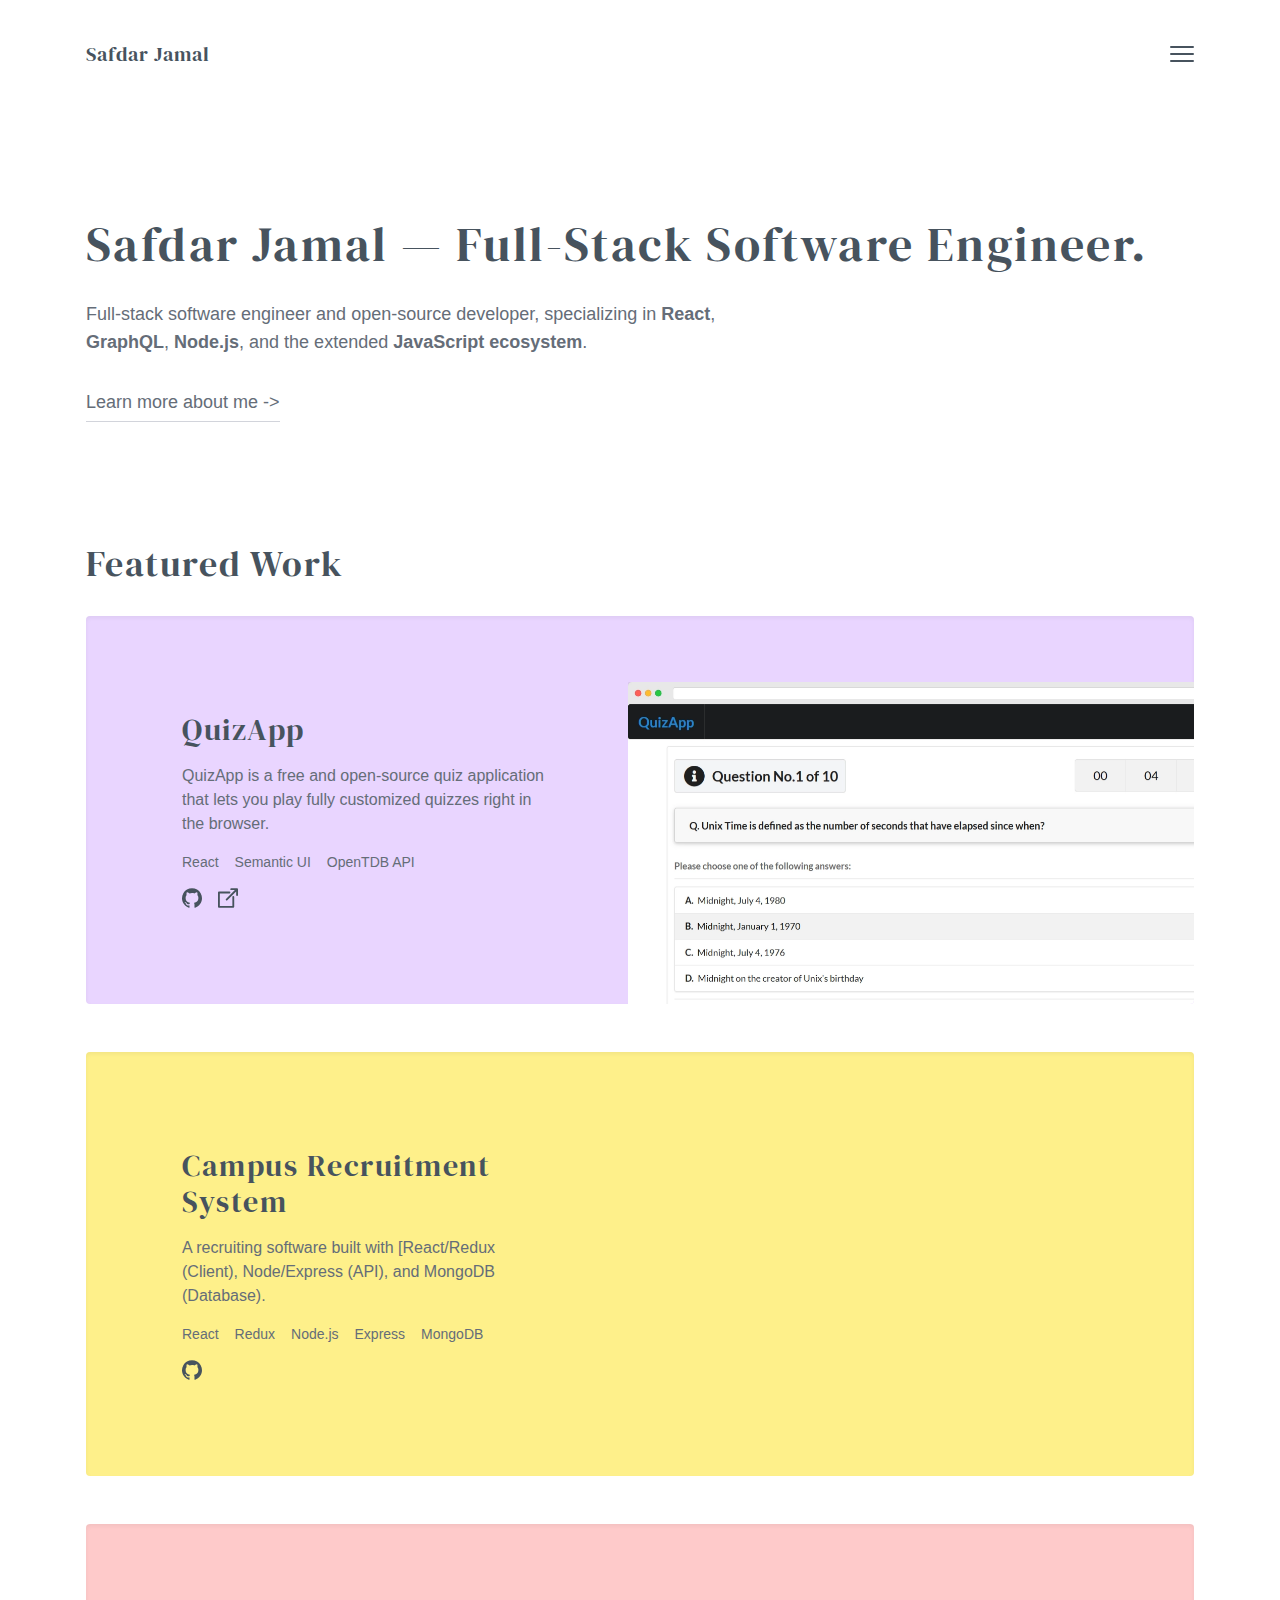
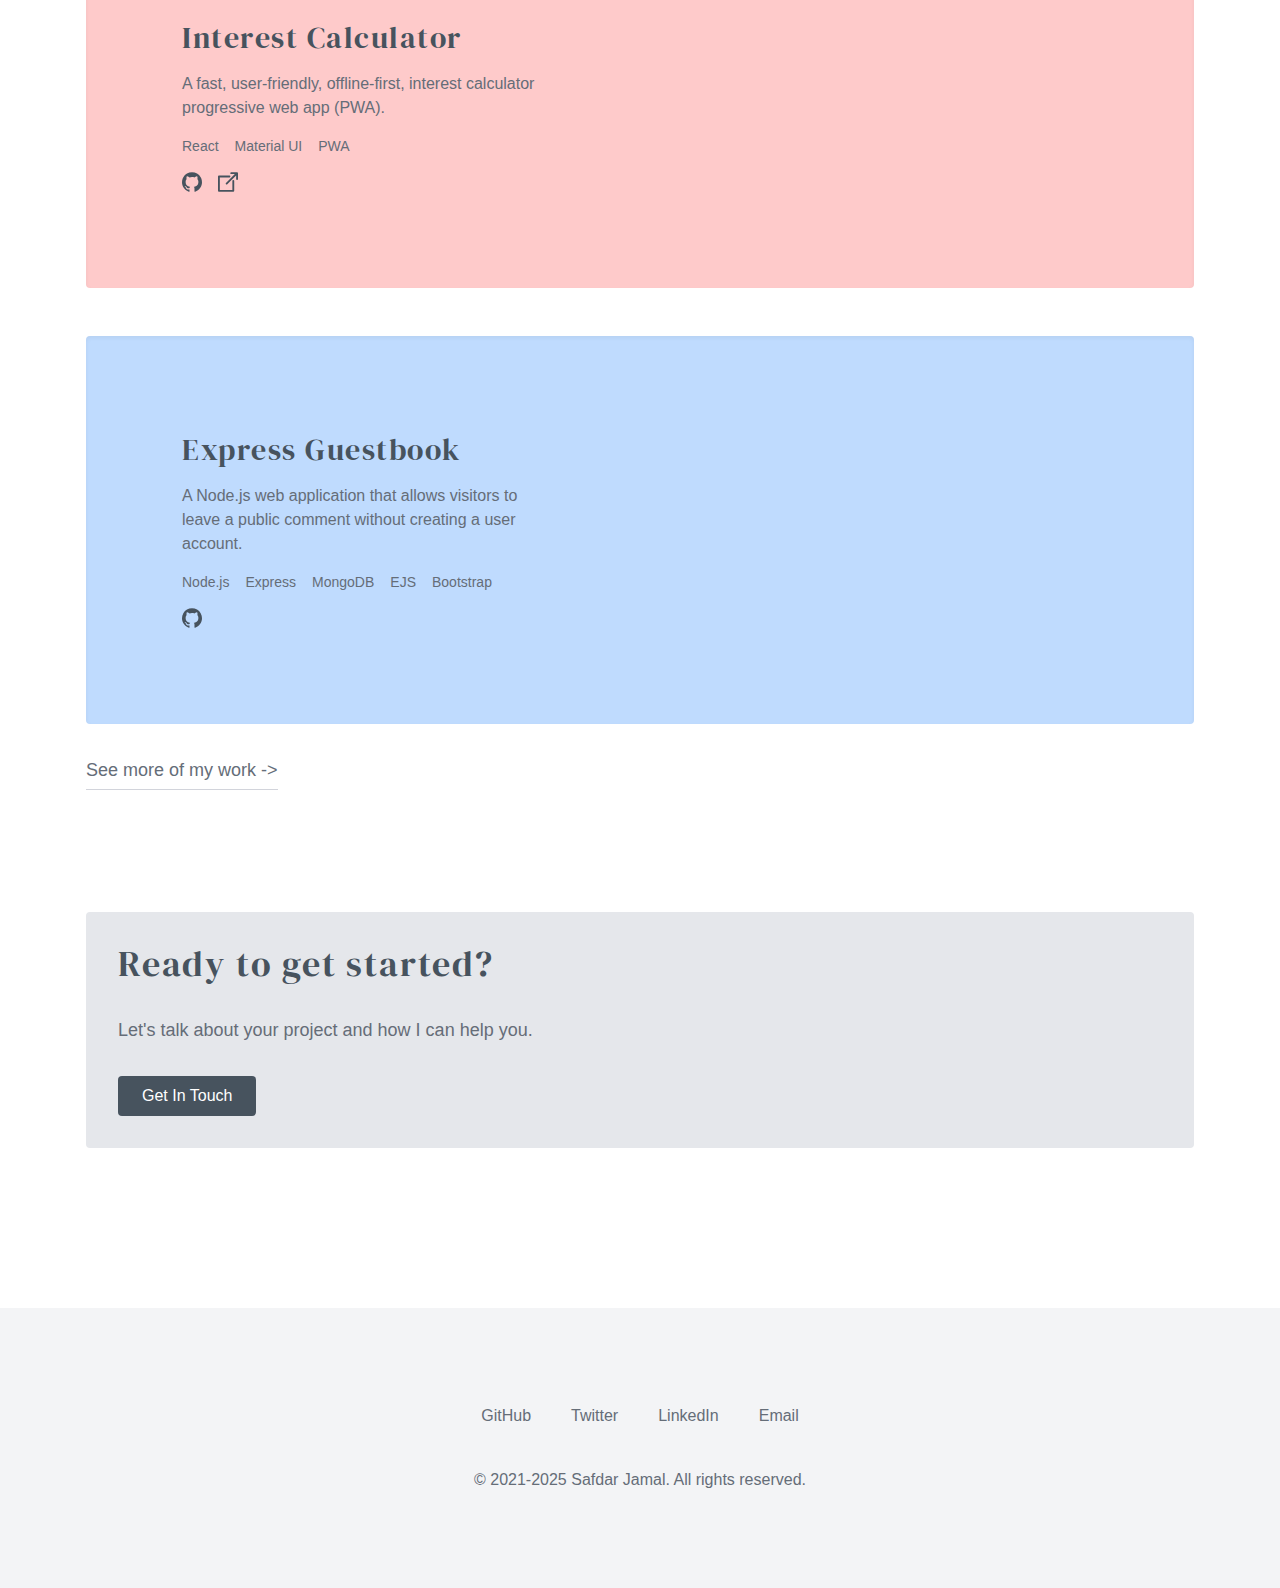
<file: index.html>
<!DOCTYPE html><html lang="en"><head><meta charSet="utf-8"/><meta http-equiv="x-ua-compatible" content="ie=edge"/><meta name="viewport" content="width=device-width, initial-scale=1, shrink-to-fit=no"/><meta name="generator" content="Gatsby 5.14.1"/><meta name="theme-color" content="#ffffff"/><meta name="description" content="Full-stack software engineer and open-source developer, specializing in React, GraphQL, Node.js, and the extended JavaScript ecosystem." data-gatsby-head="true"/><meta name="image" content="/static/social-538ce9077e35787aacb4da2aee722261.png" data-gatsby-head="true"/><meta property="og:locale" content="en_US" data-gatsby-head="true"/><meta property="og:type" content="website" data-gatsby-head="true"/><meta property="og:url" content="https://safdarjamal.github.io/" data-gatsby-head="true"/><meta property="og:site_name" content="Safdar Jamal" data-gatsby-head="true"/><meta property="og:title" content="Safdar Jamal | Software Developer/Engineer" data-gatsby-head="true"/><meta property="og:description" content="Full-stack software engineer and open-source developer, specializing in React, GraphQL, Node.js, and the extended JavaScript ecosystem." data-gatsby-head="true"/><meta property="og:image" content="/static/social-538ce9077e35787aacb4da2aee722261.png" data-gatsby-head="true"/><meta name="twitter:card" content="summary_large_image" data-gatsby-head="true"/><meta name="twitter:creator" content="@_safdarjamal" data-gatsby-head="true"/><meta name="twitter:title" content="Safdar Jamal | Software Developer/Engineer" data-gatsby-head="true"/><meta name="twitter:description" content="Full-stack software engineer and open-source developer, specializing in React, GraphQL, Node.js, and the extended JavaScript ecosystem." data-gatsby-head="true"/><meta name="twitter:image" content="/static/social-538ce9077e35787aacb4da2aee722261.png" data-gatsby-head="true"/><style data-href="/styles.77613b98364f6611c75d.css" data-identity="gatsby-global-css">@import url(https://rsms.me/inter/inter.css);@import url(https://fonts.googleapis.com/css?family=DM+Serif+Display&display=swap);*,:after,:before{--tw-border-spacing-x:0;--tw-border-spacing-y:0;--tw-translate-x:0;--tw-translate-y:0;--tw-rotate:0;--tw-skew-x:0;--tw-skew-y:0;--tw-scale-x:1;--tw-scale-y:1;--tw-pan-x: ;--tw-pan-y: ;--tw-pinch-zoom: ;--tw-scroll-snap-strictness:proximity;--tw-gradient-from-position: ;--tw-gradient-via-position: ;--tw-gradient-to-position: ;--tw-ordinal: ;--tw-slashed-zero: ;--tw-numeric-figure: ;--tw-numeric-spacing: ;--tw-numeric-fraction: ;--tw-ring-inset: ;--tw-ring-offset-width:0px;--tw-ring-offset-color:#fff;--tw-ring-color:rgba(59,130,246,.5);--tw-ring-offset-shadow:0 0 #0000;--tw-ring-shadow:0 0 #0000;--tw-shadow:0 0 #0000;--tw-shadow-colored:0 0 #0000;--tw-blur: ;--tw-brightness: ;--tw-contrast: ;--tw-grayscale: ;--tw-hue-rotate: ;--tw-invert: ;--tw-saturate: ;--tw-sepia: ;--tw-drop-shadow: ;--tw-backdrop-blur: ;--tw-backdrop-brightness: ;--tw-backdrop-contrast: ;--tw-backdrop-grayscale: ;--tw-backdrop-hue-rotate: ;--tw-backdrop-invert: ;--tw-backdrop-opacity: ;--tw-backdrop-saturate: ;--tw-backdrop-sepia: ;--tw-contain-size: ;--tw-contain-layout: ;--tw-contain-paint: ;--tw-contain-style: }::backdrop{--tw-border-spacing-x:0;--tw-border-spacing-y:0;--tw-translate-x:0;--tw-translate-y:0;--tw-rotate:0;--tw-skew-x:0;--tw-skew-y:0;--tw-scale-x:1;--tw-scale-y:1;--tw-pan-x: ;--tw-pan-y: ;--tw-pinch-zoom: ;--tw-scroll-snap-strictness:proximity;--tw-gradient-from-position: ;--tw-gradient-via-position: ;--tw-gradient-to-position: ;--tw-ordinal: ;--tw-slashed-zero: ;--tw-numeric-figure: ;--tw-numeric-spacing: ;--tw-numeric-fraction: ;--tw-ring-inset: ;--tw-ring-offset-width:0px;--tw-ring-offset-color:#fff;--tw-ring-color:rgba(59,130,246,.5);--tw-ring-offset-shadow:0 0 #0000;--tw-ring-shadow:0 0 #0000;--tw-shadow:0 0 #0000;--tw-shadow-colored:0 0 #0000;--tw-blur: ;--tw-brightness: ;--tw-contrast: ;--tw-grayscale: ;--tw-hue-rotate: ;--tw-invert: ;--tw-saturate: ;--tw-sepia: ;--tw-drop-shadow: ;--tw-backdrop-blur: ;--tw-backdrop-brightness: ;--tw-backdrop-contrast: ;--tw-backdrop-grayscale: ;--tw-backdrop-hue-rotate: ;--tw-backdrop-invert: ;--tw-backdrop-opacity: ;--tw-backdrop-saturate: ;--tw-backdrop-sepia: ;--tw-contain-size: ;--tw-contain-layout: ;--tw-contain-paint: ;--tw-contain-style: }

/*
! tailwindcss v3.4.17 | MIT License | https://tailwindcss.com
*/*,:after,:before{border:0 solid #e5e7eb;box-sizing:border-box}:after,:before{--tw-content:""}:host,html{-webkit-text-size-adjust:100%;font-feature-settings:normal;-webkit-tap-highlight-color:transparent;font-family:ui-sans-serif,system-ui,sans-serif,Apple Color Emoji,Segoe UI Emoji,Segoe UI Symbol,Noto Color Emoji;font-variation-settings:normal;line-height:1.5;-moz-tab-size:4;-o-tab-size:4;tab-size:4}body{line-height:inherit;margin:0}hr{border-top-width:1px;color:inherit;height:0}abbr:where([title]){-webkit-text-decoration:underline dotted;text-decoration:underline dotted}h1,h2,h3,h4,h5,h6{font-size:inherit;font-weight:inherit}a{color:inherit;text-decoration:inherit}b,strong{font-weight:bolder}code,kbd,pre,samp{font-feature-settings:normal;font-family:ui-monospace,SFMono-Regular,Menlo,Monaco,Consolas,Liberation Mono,Courier New,monospace;font-size:1em;font-variation-settings:normal}small{font-size:80%}sub,sup{font-size:75%;line-height:0;position:relative;vertical-align:baseline}sub{bottom:-.25em}sup{top:-.5em}table{border-collapse:collapse;border-color:inherit;text-indent:0}button,input,optgroup,select,textarea{font-feature-settings:inherit;color:inherit;font-family:inherit;font-size:100%;font-variation-settings:inherit;font-weight:inherit;letter-spacing:inherit;line-height:inherit;margin:0;padding:0}button,select{text-transform:none}button,input:where([type=button]),input:where([type=reset]),input:where([type=submit]){-webkit-appearance:button;background-color:transparent;background-image:none}:-moz-focusring{outline:auto}:-moz-ui-invalid{box-shadow:none}progress{vertical-align:baseline}::-webkit-inner-spin-button,::-webkit-outer-spin-button{height:auto}[type=search]{-webkit-appearance:textfield;outline-offset:-2px}::-webkit-search-decoration{-webkit-appearance:none}::-webkit-file-upload-button{-webkit-appearance:button;font:inherit}summary{display:list-item}blockquote,dd,dl,figure,h1,h2,h3,h4,h5,h6,hr,p,pre{margin:0}fieldset{margin:0}fieldset,legend{padding:0}menu,ol,ul{list-style:none;margin:0;padding:0}dialog{padding:0}textarea{resize:vertical}input::-moz-placeholder,textarea::-moz-placeholder{color:#9ca3af;opacity:1}input::placeholder,textarea::placeholder{color:#9ca3af;opacity:1}[role=button],button{cursor:pointer}:disabled{cursor:default}audio,canvas,embed,iframe,img,object,svg,video{display:block;vertical-align:middle}img,video{height:auto;max-width:100%}[hidden]:where(:not([hidden=until-found])){display:none}h1,h2,h3,h4,h5,h6{--tw-text-opacity:1;color:rgb(71 83 94/var(--tw-text-opacity,1));font-family:DM Serif Display,serif;letter-spacing:.05em;line-height:1.25}header a h2:after,header a h3:after,header a h4:after,header a h5:after,header a h6:after,header ah1:after{--tw-bg-opacity:1;background-color:rgb(71 83 94/var(--tw-bg-opacity,1))}.max-height{height:calc(100vh - 350px)}.link{--tw-text-opacity:1;border-bottom:1px solid #d2d4db;color:rgb(101 109 120/var(--tw-text-opacity,1));padding-bottom:.55556rem;transition:.3s ease}.about.link{padding-bottom:0}@keyframes bounce{0%{left:0}20%{left:10px}40%{left:0}to{left:0}}.arrow{animation:bounce 3s infinite;animation-timing-function:cubic-bezier(.28,.84,.42,1);position:relative}.link:hover{--tw-border-opacity:1;--tw-text-opacity:1;border-color:rgb(71 83 94/var(--tw-border-opacity,1));color:rgb(71 83 94/var(--tw-text-opacity,1))}header a.link:hover:after{--tw-bg-opacity:1;background-color:rgb(71 83 94/var(--tw-bg-opacity,1))}p{line-height:1.5}form input,form textarea{background-color:#f6f6f6;border-color:#f6f6f6}body{--tw-text-opacity:1;box-sizing:border-box;color:rgb(255 255 255/var(--tw-text-opacity,1));font-family:Inter,-apple-system,sans-serif}.contain{max-width:1140px}.contain,.contain-sm{margin-left:auto;margin-right:auto;padding-left:1rem;padding-right:1rem;width:100%}.contain-sm{max-width:900px}.button{--tw-border-opacity:1;border-color:rgb(255 255 255/var(--tw-border-opacity,1));border-width:1px;display:inline-block;padding:.75rem 1.5rem;transition-duration:.2s;transition-property:color,background-color,border-color,text-decoration-color,fill,stroke,opacity,box-shadow,transform,filter,-webkit-backdrop-filter;transition-property:color,background-color,border-color,text-decoration-color,fill,stroke,opacity,box-shadow,transform,filter,backdrop-filter;transition-property:color,background-color,border-color,text-decoration-color,fill,stroke,opacity,box-shadow,transform,filter,backdrop-filter,-webkit-backdrop-filter;transition-timing-function:cubic-bezier(.4,0,.2,1);transition-timing-function:linear}.button:hover{--tw-bg-opacity:1;--tw-text-opacity:1;background-color:rgb(255 255 255/var(--tw-bg-opacity,1));color:rgb(0 0 0/var(--tw-text-opacity,1))}@keyframes slideIn{0%{transform:translateY(-100%)}to{transform:translateY(0)}}@keyframes slideOut{0%{transform:translateY(0)}to{transform:translateY(100%)}}@keyframes showMenu{0%{opacity:0;transform:translateY(100px)}to{opacity:1;transform:translateY(0)}}.absolute{position:absolute}.relative{position:relative}.sticky{position:sticky}.bottom-0{bottom:0}.right-0{right:0}.top-0{top:0}.z-50{z-index:50}.mx-3{margin-left:.75rem;margin-right:.75rem}.my-4{margin-bottom:1rem;margin-top:1rem}.my-6{margin-bottom:1.5rem;margin-top:1.5rem}.my-8{margin-bottom:2rem;margin-top:2rem}.mb-1{margin-bottom:.25rem}.mb-12{margin-bottom:3rem}.mb-32{margin-bottom:8rem}.mb-4{margin-bottom:1rem}.mb-6{margin-bottom:1.5rem}.mb-8{margin-bottom:2rem}.ml-5{margin-left:1.25rem}.mr-10{margin-right:2.5rem}.mr-4{margin-right:1rem}.mt-0{margin-top:0}.mt-10{margin-top:2.5rem}.mt-16{margin-top:4rem}.mt-32{margin-top:8rem}.mt-4{margin-top:1rem}.mt-40{margin-top:10rem}.mt-5{margin-top:1.25rem}.mt-8{margin-top:2rem}.block{display:block}.flex{display:flex}.table{display:table}.hidden{display:none}.h-40{height:10rem}.w-12{width:3rem}.w-3\/6{width:50%}.w-full{width:100%}.max-w-2xl{max-width:42rem}.max-w-md{max-width:28rem}.transform{transform:translate(var(--tw-translate-x),var(--tw-translate-y)) rotate(var(--tw-rotate)) skewX(var(--tw-skew-x)) skewY(var(--tw-skew-y)) scaleX(var(--tw-scale-x)) scaleY(var(--tw-scale-y))}.resize-none{resize:none}.list-disc{list-style-type:disc}.appearance-none{-webkit-appearance:none;-moz-appearance:none;appearance:none}.flex-col{flex-direction:column}.flex-wrap{flex-wrap:wrap}.items-end{align-items:flex-end}.items-center{align-items:center}.justify-center{justify-content:center}.justify-between{justify-content:space-between}.overflow-hidden{overflow:hidden}.rounded{border-radius:.25rem}.border{border-width:1px}.border-b{border-bottom-width:1px}.border-border{--tw-border-opacity:1;border-color:rgb(205 207 211/var(--tw-border-opacity,1))}.bg-blue-200{--tw-bg-opacity:1;background-color:rgb(191 219 254/var(--tw-bg-opacity,1))}.bg-gray-100{--tw-bg-opacity:1;background-color:rgb(243 244 246/var(--tw-bg-opacity,1))}.bg-gray-200{--tw-bg-opacity:1;background-color:rgb(229 231 235/var(--tw-bg-opacity,1))}.bg-ltgray{--tw-bg-opacity:1;background-color:rgb(171 178 188/var(--tw-bg-opacity,1))}.bg-primary{--tw-bg-opacity:1;background-color:rgb(71 83 94/var(--tw-bg-opacity,1))}.bg-purple-200{--tw-bg-opacity:1;background-color:rgb(233 213 255/var(--tw-bg-opacity,1))}.bg-red-200{--tw-bg-opacity:1;background-color:rgb(254 202 202/var(--tw-bg-opacity,1))}.bg-white{--tw-bg-opacity:1;background-color:rgb(255 255 255/var(--tw-bg-opacity,1))}.bg-yellow-200{--tw-bg-opacity:1;background-color:rgb(254 240 138/var(--tw-bg-opacity,1))}.p-10{padding:2.5rem}.p-2{padding:.5rem}.p-8{padding:2rem}.px-2{padding-left:.5rem;padding-right:.5rem}.px-6{padding-left:1.5rem;padding-right:1.5rem}.py-2{padding-bottom:.5rem;padding-top:.5rem}.py-24{padding-bottom:6rem;padding-top:6rem}.py-6{padding-bottom:1.5rem;padding-top:1.5rem}.text-center{text-align:center}.font-heading{font-family:DM Serif Display,serif}.text-2xl{font-size:1.5rem;line-height:2rem}.text-3xl{font-size:1.875rem;line-height:2.25rem}.text-sm{font-size:.875rem;line-height:1.25rem}.text-xl{font-size:1.25rem;line-height:1.75rem}.leading-5{line-height:1.25rem}.leading-tight{line-height:1.25}.tracking-wider{letter-spacing:.05em}.text-mdgray{--tw-text-opacity:1;color:rgb(101 109 120/var(--tw-text-opacity,1))}.text-offgray{--tw-text-opacity:1;color:rgb(160 160 162/var(--tw-text-opacity,1))}.text-primary{--tw-text-opacity:1;color:rgb(71 83 94/var(--tw-text-opacity,1))}.text-white{--tw-text-opacity:1;color:rgb(255 255 255/var(--tw-text-opacity,1))}.shadow-inner{--tw-shadow:inset 0 2px 4px 0 rgba(0,0,0,.05);--tw-shadow-colored:inset 0 2px 4px 0 var(--tw-shadow-color);box-shadow:var(--tw-ring-offset-shadow,0 0 #0000),var(--tw-ring-shadow,0 0 #0000),var(--tw-shadow)}.transition{transition-duration:.15s;transition-property:color,background-color,border-color,text-decoration-color,fill,stroke,opacity,box-shadow,transform,filter,-webkit-backdrop-filter;transition-property:color,background-color,border-color,text-decoration-color,fill,stroke,opacity,box-shadow,transform,filter,backdrop-filter;transition-property:color,background-color,border-color,text-decoration-color,fill,stroke,opacity,box-shadow,transform,filter,backdrop-filter,-webkit-backdrop-filter;transition-timing-function:cubic-bezier(.4,0,.2,1)}.transition-colors{transition-property:color,background-color,border-color,text-decoration-color,fill,stroke;transition-timing-function:cubic-bezier(.4,0,.2,1)}.duration-150,.transition-colors{transition-duration:.15s}.duration-300{transition-duration:.3s}.ease-in-out{transition-timing-function:cubic-bezier(.4,0,.2,1)}header a{position:relative;transition:.3s ease}header a.active:after,header a:hover:after{background-color:#fff;width:100%}header a.text-primary:after{--tw-bg-opacity:1;background-color:rgb(71 83 94/var(--tw-bg-opacity,1))}header a:after{background-color:#a0a0a2;bottom:0;content:"";height:1px;position:absolute;width:0}header a:after,header nav{left:0;transition:.3s ease}header nav{--tw-bg-opacity:1;background-color:rgb(71 83 94/var(--tw-bg-opacity,1));display:none;height:100%;position:fixed;top:0;transform:translateY(-100%);width:100%;z-index:1}header nav.active{animation:slideIn .4s cubic-bezier(.645,.05,.355,1) both;animation-fill-mode:both;animation-play-state:running;display:block;visibility:visible}header nav.active .menu{animation:showMenu .4s ease both;animation-delay:.4s}header nav.hidden{animation:slideOut .4s cubic-bezier(.645,.05,.355,1) both;animation-fill-mode:both;animation-play-state:running;display:block;transform:translateY(-100%)}.hamburger div{border-radius:1px;height:2px;margin-bottom:5px;transition:.3s;width:24px}.hamburger div:last-of-type{margin-bottom:0}.hamburger.active div:first-of-type{background-color:#fff;transform:rotate(-45deg) translate(-4px,6px)}.hamburger.active div:first-of-type+div{opacity:0;width:0}.hamburger.active div:last-of-type{background-color:#fff;transform:rotate(45deg) translate(-4px,-6px);width:24px}.hover\:scale-105:hover{--tw-scale-x:1.05;--tw-scale-y:1.05;transform:translate(var(--tw-translate-x),var(--tw-translate-y)) rotate(var(--tw-rotate)) skewX(var(--tw-skew-x)) skewY(var(--tw-skew-y)) scaleX(var(--tw-scale-x)) scaleY(var(--tw-scale-y))}.hover\:text-white:hover{--tw-text-opacity:1;color:rgb(255 255 255/var(--tw-text-opacity,1))}.focus\:border-ltgray:focus{--tw-border-opacity:1;border-color:rgb(171 178 188/var(--tw-border-opacity,1))}.focus\:outline-none:focus{outline:2px solid transparent;outline-offset:2px}@media (min-width:640px){.sm\:-mb-16{margin-bottom:-4rem}.sm\:mb-0{margin-bottom:0}.sm\:ml-4{margin-left:1rem}.sm\:mr-4{margin-right:1rem}.sm\:w-1\/2{width:50%}.sm\:flex-row{flex-direction:row}}@media (min-width:768px){.md\:my-16{margin-bottom:4rem;margin-top:4rem}.md\:my-32{margin-bottom:8rem;margin-top:8rem}.md\:-mr-40{margin-right:-10rem}.md\:mt-16{margin-top:4rem}.md\:block{display:block}.md\:w-7\/12{width:58.333333%}.md\:w-8\/12{width:66.666667%}.md\:p-24{padding:6rem}.md\:text-3xl{font-size:1.875rem;line-height:2.25rem}.md\:text-4xl{font-size:2.25rem;line-height:2.5rem}.md\:text-5xl{font-size:3rem;line-height:1}.md\:text-lg{font-size:1.125rem;line-height:1.75rem}}@media (min-width:1024px){.lg\:-mb-16{margin-bottom:-4rem}.lg\:-mr-20{margin-right:-5rem}.lg\:w-6\/12{width:50%}.lg\:w-7\/12{width:58.333333%}}</style><style>.gatsby-image-wrapper{position:relative;overflow:hidden}.gatsby-image-wrapper picture.object-fit-polyfill{position:static!important}.gatsby-image-wrapper img{bottom:0;height:100%;left:0;margin:0;max-width:none;padding:0;position:absolute;right:0;top:0;width:100%;object-fit:cover}.gatsby-image-wrapper [data-main-image]{opacity:0;transform:translateZ(0);transition:opacity .25s linear;will-change:opacity}.gatsby-image-wrapper-constrained{display:inline-block;vertical-align:top}</style><noscript><style>.gatsby-image-wrapper noscript [data-main-image]{opacity:1!important}.gatsby-image-wrapper [data-placeholder-image]{opacity:0!important}</style></noscript><script type="module">const e="undefined"!=typeof HTMLImageElement&&"loading"in HTMLImageElement.prototype;e&&document.body.addEventListener("load",(function(e){const t=e.target;if(void 0===t.dataset.mainImage)return;if(void 0===t.dataset.gatsbyImageSsr)return;let a=null,n=t;for(;null===a&&n;)void 0!==n.parentNode.dataset.gatsbyImageWrapper&&(a=n.parentNode),n=n.parentNode;const o=a.querySelector("[data-placeholder-image]"),r=new Image;r.src=t.currentSrc,r.decode().catch((()=>{})).then((()=>{t.style.opacity=1,o&&(o.style.opacity=0,o.style.transition="opacity 500ms linear")}))}),!0);</script><link rel="sitemap" type="application/xml" href="/sitemap-index.xml"/><link rel="icon" href="/favicon-32x32.png?v=764a474262a830ffc03407d40b667fcc" type="image/png"/><link rel="manifest" href="/manifest.webmanifest" crossorigin="anonymous"/><link rel="apple-touch-icon" sizes="48x48" href="/icons/icon-48x48.png?v=764a474262a830ffc03407d40b667fcc"/><link rel="apple-touch-icon" sizes="72x72" href="/icons/icon-72x72.png?v=764a474262a830ffc03407d40b667fcc"/><link rel="apple-touch-icon" sizes="96x96" href="/icons/icon-96x96.png?v=764a474262a830ffc03407d40b667fcc"/><link rel="apple-touch-icon" sizes="144x144" href="/icons/icon-144x144.png?v=764a474262a830ffc03407d40b667fcc"/><link rel="apple-touch-icon" sizes="192x192" href="/icons/icon-192x192.png?v=764a474262a830ffc03407d40b667fcc"/><link rel="apple-touch-icon" sizes="256x256" href="/icons/icon-256x256.png?v=764a474262a830ffc03407d40b667fcc"/><link rel="apple-touch-icon" sizes="384x384" href="/icons/icon-384x384.png?v=764a474262a830ffc03407d40b667fcc"/><link rel="apple-touch-icon" sizes="512x512" href="/icons/icon-512x512.png?v=764a474262a830ffc03407d40b667fcc"/><title data-gatsby-head="true">Safdar Jamal | Software Developer/Engineer </title></head><body><div id="___gatsby"><div style="outline:none" tabindex="-1" id="gatsby-focus-wrapper"><div class="relative"><header class="sticky top-0 z-50 bg-white py-6 mt-4"><div class="contain flex items-center justify-between"><a aria-current="page" class="font-heading text-xl tracking-wider z-50 transition-colors duration-300 text-primary" href="/">Safdar Jamal</a><div role="button" aria-label="Toggle navigation" tabindex="0" class="hamburger relative block z-50 pointer focus:outline-none "><div class="bg-primary"></div><div class="bg-primary"></div><div class="bg-primary"></div></div><nav class=""><div class="menu mt-32 contain flex flex-col font-heading text-3xl tracking-wider items-end"><a aria-current="page" class="mb-8 hover:text-white text-white active" href="/">Home</a><a class="mb-8 hover:text-white text-offgray" href="/about/">About</a><a class="mb-8 hover:text-white text-offgray" href="/portfolio/">Portfolio</a><a class="mb-8 hover:text-white text-offgray" href="/contact/">Contact</a></div></nav></div></header><main><section class="contain mt-16 mb-32 md:my-32"><h1 class="text-3xl md:text-5xl">Safdar Jamal — Full-Stack Software Engineer.</h1><p class="text-mdgray my-8 md:text-lg max-w-2xl">Full-stack software engineer and open-source developer, specializing in <strong>React</strong>, <strong>GraphQL</strong>,<!-- --> <strong>Node.js</strong>, and the extended<!-- --> <strong>JavaScript ecosystem</strong>.</p><div><a class="link md:text-lg" href="/about/">Learn more about me <span class="arrow">-&gt;</span></a></div></section><section class="contain"><h2 class="text-2xl md:text-4xl mb-8">Featured Work</h2><div><div class="bg-purple-200 mb-12 relative overflow-hidden rounded transform transition duration-150 ease-in-out hover:scale-105 shadow-inner"><div class="md:w-7/12 lg:w-6/12 p-10 md:p-24"><h3 class="text-xl md:text-3xl">QuizApp</h3><p class="text-mdgray my-4">QuizApp is a free and open-source quiz application that lets you play fully customized quizzes right in the browser.</p><ul class="flex mb-4 text-mdgray text-sm"><li class="mr-4">React</li><li class="mr-4">Semantic UI</li><li class="">OpenTDB API</li></ul><div class="flex"><a href="https://github.com/SafdarJamal/quiz-app" target="_blank" rel="noopener noreferrer" class="mr-4"><svg width="20" height="20" fill="none" xmlns="http://www.w3.org/2000/svg"><title>Source Code</title><path d="M18.658 5.225a9.956 9.956 0 00-3.639-3.64C13.487.693 11.814.246 10 .246c-1.813 0-3.487.447-5.019 1.34a9.955 9.955 0 00-3.639 3.64C.447 6.757 0 8.43 0 10.245c0 2.178.636 4.138 1.908 5.878 1.271 1.74 2.914 2.945 4.928 3.613.234.044.408.013.52-.09a.51.51 0 00.17-.391l-.007-.703c-.004-.443-.006-.83-.006-1.16l-.3.053c-.19.035-.432.05-.723.045a5.504 5.504 0 01-.904-.09 2.021 2.021 0 01-.873-.391 1.652 1.652 0 01-.573-.8l-.13-.3a3.25 3.25 0 00-.41-.664c-.187-.244-.375-.408-.566-.495l-.091-.065a.957.957 0 01-.17-.157.715.715 0 01-.117-.182c-.026-.061-.004-.11.065-.15.07-.04.195-.058.378-.058l.26.039c.174.034.389.138.645.312s.466.4.631.677c.2.356.44.627.723.814.282.186.566.28.853.28.286 0 .533-.022.742-.065a2.59 2.59 0 00.586-.196c.078-.582.29-1.028.638-1.34a8.92 8.92 0 01-1.335-.235 5.311 5.311 0 01-1.224-.508 3.505 3.505 0 01-1.048-.873c-.278-.347-.506-.803-.684-1.367-.177-.564-.266-1.215-.266-1.953 0-1.05.343-1.944 1.028-2.682-.321-.79-.29-1.675.091-2.656.252-.078.625-.02 1.12.176.495.195.857.362 1.087.5.23.14.415.257.554.352a9.245 9.245 0 012.5-.338c.859 0 1.693.113 2.5.338l.495-.312a7.01 7.01 0 011.197-.573c.46-.173.812-.221 1.055-.143.39.98.426 1.866.104 2.656.686.738 1.03 1.632 1.03 2.682 0 .738-.09 1.391-.268 1.96-.178.569-.407 1.024-.69 1.367a3.642 3.642 0 01-1.054.866c-.421.234-.83.403-1.224.508-.396.104-.84.182-1.335.234.451.39.677 1.007.677 1.85v2.746c0 .156.054.287.163.39.108.105.28.135.514.092 2.014-.669 3.657-1.873 4.928-3.613 1.272-1.74 1.908-3.7 1.908-5.88 0-1.813-.448-3.486-1.342-5.018z" fill="#47535E"></path></svg></a><a href="https://safdarjamal.github.io/quiz-app/" target="_blank" rel="noopener noreferrer"><svg width="20" height="20" fill="none" xmlns="http://www.w3.org/2000/svg"><title>Live</title><g clip-path="url(#clip0)" fill="#47535E"><path d="M19.076.222H13.22a.924.924 0 100 1.848h3.625l-8.86 8.86a.924.924 0 001.307 1.306l8.86-8.86v3.626a.924.924 0 101.848 0V1.146a.925.925 0 00-.924-.924z"></path><path d="M15.296 7.925a.924.924 0 00-.924.924v9.081H1.848V5.406h9.627a.924.924 0 100-1.848H.924A.924.924 0 000 4.482v14.372a.924.924 0 00.924.924h14.372a.924.924 0 00.924-.924V8.85a.924.924 0 00-.924-.924z"></path></g><defs><clipPath id="clip0"><path fill="#fff" d="M0 0h20v20H0z"></path></clipPath></defs></svg></a></div></div><div class="hidden md:block absolute bottom-0 right-0 md:w-8/12 lg:w-7/12 h-62 sm:-mb-16 md:-mr-40 lg:-mb-16 lg:-mr-20"><div data-gatsby-image-wrapper="" class="gatsby-image-wrapper"><div aria-hidden="true" style="padding-top:59.68750000000001%"></div><img aria-hidden="true" data-placeholder-image="" style="opacity:1;transition:opacity 500ms linear" decoding="async" src="[data-uri]" alt=""/><picture><source type="image/webp" data-srcset="/static/e3e5f637d24c266d113a07beeff70f92/55bfd/quiz-app.webp 750w,/static/e3e5f637d24c266d113a07beeff70f92/cc882/quiz-app.webp 1080w,/static/e3e5f637d24c266d113a07beeff70f92/a99e9/quiz-app.webp 1280w" sizes="100vw"/><img data-gatsby-image-ssr="" data-main-image="" style="opacity:0" sizes="100vw" decoding="async" loading="lazy" data-src="/static/e3e5f637d24c266d113a07beeff70f92/8d511/quiz-app.png" data-srcset="/static/e3e5f637d24c266d113a07beeff70f92/2a9b9/quiz-app.png 750w,/static/e3e5f637d24c266d113a07beeff70f92/438c8/quiz-app.png 1080w,/static/e3e5f637d24c266d113a07beeff70f92/8d511/quiz-app.png 1280w" alt="QuizApp"/></picture><noscript><picture><source type="image/webp" srcSet="/static/e3e5f637d24c266d113a07beeff70f92/55bfd/quiz-app.webp 750w,/static/e3e5f637d24c266d113a07beeff70f92/cc882/quiz-app.webp 1080w,/static/e3e5f637d24c266d113a07beeff70f92/a99e9/quiz-app.webp 1280w" sizes="100vw"/><img data-gatsby-image-ssr="" data-main-image="" style="opacity:0" sizes="100vw" decoding="async" loading="lazy" src="/static/e3e5f637d24c266d113a07beeff70f92/8d511/quiz-app.png" srcSet="/static/e3e5f637d24c266d113a07beeff70f92/2a9b9/quiz-app.png 750w,/static/e3e5f637d24c266d113a07beeff70f92/438c8/quiz-app.png 1080w,/static/e3e5f637d24c266d113a07beeff70f92/8d511/quiz-app.png 1280w" alt="QuizApp"/></picture></noscript><script type="module">const t="undefined"!=typeof HTMLImageElement&&"loading"in HTMLImageElement.prototype;if(t){const t=document.querySelectorAll("img[data-main-image]");for(let e of t){e.dataset.src&&(e.setAttribute("src",e.dataset.src),e.removeAttribute("data-src")),e.dataset.srcset&&(e.setAttribute("srcset",e.dataset.srcset),e.removeAttribute("data-srcset"));const t=e.parentNode.querySelectorAll("source[data-srcset]");for(let e of t)e.setAttribute("srcset",e.dataset.srcset),e.removeAttribute("data-srcset");e.complete&&(e.style.opacity=1,e.parentNode.parentNode.querySelector("[data-placeholder-image]").style.opacity=0)}}</script></div></div></div><div class="bg-yellow-200 mb-12 relative overflow-hidden rounded transform transition duration-150 ease-in-out hover:scale-105 shadow-inner"><div class="md:w-7/12 lg:w-6/12 p-10 md:p-24"><h3 class="text-xl md:text-3xl">Campus Recruitment System</h3><p class="text-mdgray my-4">A recruiting software built with [React/Redux (Client), Node/Express (API), and MongoDB (Database).</p><ul class="flex mb-4 text-mdgray text-sm"><li class="mr-4">React</li><li class="mr-4">Redux</li><li class="mr-4">Node.js</li><li class="mr-4">Express</li><li class="">MongoDB</li></ul><div class="flex"><a href="https://github.com/SafdarJamal/campus-recruitment-system" target="_blank" rel="noopener noreferrer" class="mr-4"><svg width="20" height="20" fill="none" xmlns="http://www.w3.org/2000/svg"><title>Source Code</title><path d="M18.658 5.225a9.956 9.956 0 00-3.639-3.64C13.487.693 11.814.246 10 .246c-1.813 0-3.487.447-5.019 1.34a9.955 9.955 0 00-3.639 3.64C.447 6.757 0 8.43 0 10.245c0 2.178.636 4.138 1.908 5.878 1.271 1.74 2.914 2.945 4.928 3.613.234.044.408.013.52-.09a.51.51 0 00.17-.391l-.007-.703c-.004-.443-.006-.83-.006-1.16l-.3.053c-.19.035-.432.05-.723.045a5.504 5.504 0 01-.904-.09 2.021 2.021 0 01-.873-.391 1.652 1.652 0 01-.573-.8l-.13-.3a3.25 3.25 0 00-.41-.664c-.187-.244-.375-.408-.566-.495l-.091-.065a.957.957 0 01-.17-.157.715.715 0 01-.117-.182c-.026-.061-.004-.11.065-.15.07-.04.195-.058.378-.058l.26.039c.174.034.389.138.645.312s.466.4.631.677c.2.356.44.627.723.814.282.186.566.28.853.28.286 0 .533-.022.742-.065a2.59 2.59 0 00.586-.196c.078-.582.29-1.028.638-1.34a8.92 8.92 0 01-1.335-.235 5.311 5.311 0 01-1.224-.508 3.505 3.505 0 01-1.048-.873c-.278-.347-.506-.803-.684-1.367-.177-.564-.266-1.215-.266-1.953 0-1.05.343-1.944 1.028-2.682-.321-.79-.29-1.675.091-2.656.252-.078.625-.02 1.12.176.495.195.857.362 1.087.5.23.14.415.257.554.352a9.245 9.245 0 012.5-.338c.859 0 1.693.113 2.5.338l.495-.312a7.01 7.01 0 011.197-.573c.46-.173.812-.221 1.055-.143.39.98.426 1.866.104 2.656.686.738 1.03 1.632 1.03 2.682 0 .738-.09 1.391-.268 1.96-.178.569-.407 1.024-.69 1.367a3.642 3.642 0 01-1.054.866c-.421.234-.83.403-1.224.508-.396.104-.84.182-1.335.234.451.39.677 1.007.677 1.85v2.746c0 .156.054.287.163.39.108.105.28.135.514.092 2.014-.669 3.657-1.873 4.928-3.613 1.272-1.74 1.908-3.7 1.908-5.88 0-1.813-.448-3.486-1.342-5.018z" fill="#47535E"></path></svg></a><a href="https://crs-web.herokuapp.com/" target="_blank" rel="noopener noreferrer" hidden=""><svg width="20" height="20" fill="none" xmlns="http://www.w3.org/2000/svg"><title>Live</title><g clip-path="url(#clip0)" fill="#47535E"><path d="M19.076.222H13.22a.924.924 0 100 1.848h3.625l-8.86 8.86a.924.924 0 001.307 1.306l8.86-8.86v3.626a.924.924 0 101.848 0V1.146a.925.925 0 00-.924-.924z"></path><path d="M15.296 7.925a.924.924 0 00-.924.924v9.081H1.848V5.406h9.627a.924.924 0 100-1.848H.924A.924.924 0 000 4.482v14.372a.924.924 0 00.924.924h14.372a.924.924 0 00.924-.924V8.85a.924.924 0 00-.924-.924z"></path></g><defs><clipPath id="clip0"><path fill="#fff" d="M0 0h20v20H0z"></path></clipPath></defs></svg></a></div></div><div class="hidden md:block absolute bottom-0 right-0 md:w-8/12 lg:w-7/12 h-62 sm:-mb-16 md:-mr-40 lg:-mb-16 lg:-mr-20"><div data-gatsby-image-wrapper="" class="gatsby-image-wrapper"><div aria-hidden="true" style="padding-top:59.68750000000001%"></div><img aria-hidden="true" data-placeholder-image="" style="opacity:1;transition:opacity 500ms linear" decoding="async" src="[data-uri]" alt=""/><picture><source type="image/webp" data-srcset="/static/842feaf34c2c9301bd41d98d7ffa9e6b/55bfd/campus-recruitment-system.webp 750w,/static/842feaf34c2c9301bd41d98d7ffa9e6b/cc882/campus-recruitment-system.webp 1080w,/static/842feaf34c2c9301bd41d98d7ffa9e6b/a99e9/campus-recruitment-system.webp 1280w" sizes="100vw"/><img data-gatsby-image-ssr="" data-main-image="" style="opacity:0" sizes="100vw" decoding="async" loading="lazy" data-src="/static/842feaf34c2c9301bd41d98d7ffa9e6b/8d511/campus-recruitment-system.png" data-srcset="/static/842feaf34c2c9301bd41d98d7ffa9e6b/2a9b9/campus-recruitment-system.png 750w,/static/842feaf34c2c9301bd41d98d7ffa9e6b/438c8/campus-recruitment-system.png 1080w,/static/842feaf34c2c9301bd41d98d7ffa9e6b/8d511/campus-recruitment-system.png 1280w" alt="Campus Recruitment System"/></picture><noscript><picture><source type="image/webp" srcSet="/static/842feaf34c2c9301bd41d98d7ffa9e6b/55bfd/campus-recruitment-system.webp 750w,/static/842feaf34c2c9301bd41d98d7ffa9e6b/cc882/campus-recruitment-system.webp 1080w,/static/842feaf34c2c9301bd41d98d7ffa9e6b/a99e9/campus-recruitment-system.webp 1280w" sizes="100vw"/><img data-gatsby-image-ssr="" data-main-image="" style="opacity:0" sizes="100vw" decoding="async" loading="lazy" src="/static/842feaf34c2c9301bd41d98d7ffa9e6b/8d511/campus-recruitment-system.png" srcSet="/static/842feaf34c2c9301bd41d98d7ffa9e6b/2a9b9/campus-recruitment-system.png 750w,/static/842feaf34c2c9301bd41d98d7ffa9e6b/438c8/campus-recruitment-system.png 1080w,/static/842feaf34c2c9301bd41d98d7ffa9e6b/8d511/campus-recruitment-system.png 1280w" alt="Campus Recruitment System"/></picture></noscript><script type="module">const t="undefined"!=typeof HTMLImageElement&&"loading"in HTMLImageElement.prototype;if(t){const t=document.querySelectorAll("img[data-main-image]");for(let e of t){e.dataset.src&&(e.setAttribute("src",e.dataset.src),e.removeAttribute("data-src")),e.dataset.srcset&&(e.setAttribute("srcset",e.dataset.srcset),e.removeAttribute("data-srcset"));const t=e.parentNode.querySelectorAll("source[data-srcset]");for(let e of t)e.setAttribute("srcset",e.dataset.srcset),e.removeAttribute("data-srcset");e.complete&&(e.style.opacity=1,e.parentNode.parentNode.querySelector("[data-placeholder-image]").style.opacity=0)}}</script></div></div></div><div class="bg-red-200 mb-12 relative overflow-hidden rounded transform transition duration-150 ease-in-out hover:scale-105 shadow-inner"><div class="md:w-7/12 lg:w-6/12 p-10 md:p-24"><h3 class="text-xl md:text-3xl">Interest Calculator</h3><p class="text-mdgray my-4">A fast, user-friendly, offline-first, interest calculator progressive web app (PWA).</p><ul class="flex mb-4 text-mdgray text-sm"><li class="mr-4">React</li><li class="mr-4">Material UI</li><li class="">PWA</li></ul><div class="flex"><a href="https://github.com/SafdarJamal/interest-calculator" target="_blank" rel="noopener noreferrer" class="mr-4"><svg width="20" height="20" fill="none" xmlns="http://www.w3.org/2000/svg"><title>Source Code</title><path d="M18.658 5.225a9.956 9.956 0 00-3.639-3.64C13.487.693 11.814.246 10 .246c-1.813 0-3.487.447-5.019 1.34a9.955 9.955 0 00-3.639 3.64C.447 6.757 0 8.43 0 10.245c0 2.178.636 4.138 1.908 5.878 1.271 1.74 2.914 2.945 4.928 3.613.234.044.408.013.52-.09a.51.51 0 00.17-.391l-.007-.703c-.004-.443-.006-.83-.006-1.16l-.3.053c-.19.035-.432.05-.723.045a5.504 5.504 0 01-.904-.09 2.021 2.021 0 01-.873-.391 1.652 1.652 0 01-.573-.8l-.13-.3a3.25 3.25 0 00-.41-.664c-.187-.244-.375-.408-.566-.495l-.091-.065a.957.957 0 01-.17-.157.715.715 0 01-.117-.182c-.026-.061-.004-.11.065-.15.07-.04.195-.058.378-.058l.26.039c.174.034.389.138.645.312s.466.4.631.677c.2.356.44.627.723.814.282.186.566.28.853.28.286 0 .533-.022.742-.065a2.59 2.59 0 00.586-.196c.078-.582.29-1.028.638-1.34a8.92 8.92 0 01-1.335-.235 5.311 5.311 0 01-1.224-.508 3.505 3.505 0 01-1.048-.873c-.278-.347-.506-.803-.684-1.367-.177-.564-.266-1.215-.266-1.953 0-1.05.343-1.944 1.028-2.682-.321-.79-.29-1.675.091-2.656.252-.078.625-.02 1.12.176.495.195.857.362 1.087.5.23.14.415.257.554.352a9.245 9.245 0 012.5-.338c.859 0 1.693.113 2.5.338l.495-.312a7.01 7.01 0 011.197-.573c.46-.173.812-.221 1.055-.143.39.98.426 1.866.104 2.656.686.738 1.03 1.632 1.03 2.682 0 .738-.09 1.391-.268 1.96-.178.569-.407 1.024-.69 1.367a3.642 3.642 0 01-1.054.866c-.421.234-.83.403-1.224.508-.396.104-.84.182-1.335.234.451.39.677 1.007.677 1.85v2.746c0 .156.054.287.163.39.108.105.28.135.514.092 2.014-.669 3.657-1.873 4.928-3.613 1.272-1.74 1.908-3.7 1.908-5.88 0-1.813-.448-3.486-1.342-5.018z" fill="#47535E"></path></svg></a><a href="https://safdarjamal.github.io/interest-calculator/" target="_blank" rel="noopener noreferrer"><svg width="20" height="20" fill="none" xmlns="http://www.w3.org/2000/svg"><title>Live</title><g clip-path="url(#clip0)" fill="#47535E"><path d="M19.076.222H13.22a.924.924 0 100 1.848h3.625l-8.86 8.86a.924.924 0 001.307 1.306l8.86-8.86v3.626a.924.924 0 101.848 0V1.146a.925.925 0 00-.924-.924z"></path><path d="M15.296 7.925a.924.924 0 00-.924.924v9.081H1.848V5.406h9.627a.924.924 0 100-1.848H.924A.924.924 0 000 4.482v14.372a.924.924 0 00.924.924h14.372a.924.924 0 00.924-.924V8.85a.924.924 0 00-.924-.924z"></path></g><defs><clipPath id="clip0"><path fill="#fff" d="M0 0h20v20H0z"></path></clipPath></defs></svg></a></div></div><div class="hidden md:block absolute bottom-0 right-0 md:w-8/12 lg:w-7/12 h-62 sm:-mb-16 md:-mr-40 lg:-mb-16 lg:-mr-20"><div data-gatsby-image-wrapper="" class="gatsby-image-wrapper"><div aria-hidden="true" style="padding-top:59.68750000000001%"></div><img aria-hidden="true" data-placeholder-image="" style="opacity:1;transition:opacity 500ms linear" decoding="async" src="[data-uri]" alt=""/><picture><source type="image/webp" data-srcset="/static/d89c93a577818ab9bc7eee3df418a5c6/55bfd/interest-calculator.webp 750w,/static/d89c93a577818ab9bc7eee3df418a5c6/cc882/interest-calculator.webp 1080w,/static/d89c93a577818ab9bc7eee3df418a5c6/a99e9/interest-calculator.webp 1280w" sizes="100vw"/><img data-gatsby-image-ssr="" data-main-image="" style="opacity:0" sizes="100vw" decoding="async" loading="lazy" data-src="/static/d89c93a577818ab9bc7eee3df418a5c6/8d511/interest-calculator.png" data-srcset="/static/d89c93a577818ab9bc7eee3df418a5c6/2a9b9/interest-calculator.png 750w,/static/d89c93a577818ab9bc7eee3df418a5c6/438c8/interest-calculator.png 1080w,/static/d89c93a577818ab9bc7eee3df418a5c6/8d511/interest-calculator.png 1280w" alt="Interest Calculator"/></picture><noscript><picture><source type="image/webp" srcSet="/static/d89c93a577818ab9bc7eee3df418a5c6/55bfd/interest-calculator.webp 750w,/static/d89c93a577818ab9bc7eee3df418a5c6/cc882/interest-calculator.webp 1080w,/static/d89c93a577818ab9bc7eee3df418a5c6/a99e9/interest-calculator.webp 1280w" sizes="100vw"/><img data-gatsby-image-ssr="" data-main-image="" style="opacity:0" sizes="100vw" decoding="async" loading="lazy" src="/static/d89c93a577818ab9bc7eee3df418a5c6/8d511/interest-calculator.png" srcSet="/static/d89c93a577818ab9bc7eee3df418a5c6/2a9b9/interest-calculator.png 750w,/static/d89c93a577818ab9bc7eee3df418a5c6/438c8/interest-calculator.png 1080w,/static/d89c93a577818ab9bc7eee3df418a5c6/8d511/interest-calculator.png 1280w" alt="Interest Calculator"/></picture></noscript><script type="module">const t="undefined"!=typeof HTMLImageElement&&"loading"in HTMLImageElement.prototype;if(t){const t=document.querySelectorAll("img[data-main-image]");for(let e of t){e.dataset.src&&(e.setAttribute("src",e.dataset.src),e.removeAttribute("data-src")),e.dataset.srcset&&(e.setAttribute("srcset",e.dataset.srcset),e.removeAttribute("data-srcset"));const t=e.parentNode.querySelectorAll("source[data-srcset]");for(let e of t)e.setAttribute("srcset",e.dataset.srcset),e.removeAttribute("data-srcset");e.complete&&(e.style.opacity=1,e.parentNode.parentNode.querySelector("[data-placeholder-image]").style.opacity=0)}}</script></div></div></div><div class="bg-blue-200  relative overflow-hidden rounded transform transition duration-150 ease-in-out hover:scale-105 shadow-inner"><div class="md:w-7/12 lg:w-6/12 p-10 md:p-24"><h3 class="text-xl md:text-3xl">Express Guestbook</h3><p class="text-mdgray my-4">A Node.js web application that allows visitors to leave a public comment without creating a user account.</p><ul class="flex mb-4 text-mdgray text-sm"><li class="mr-4">Node.js</li><li class="mr-4">Express</li><li class="mr-4">MongoDB</li><li class="mr-4">EJS</li><li class="">Bootstrap</li></ul><div class="flex"><a href="https://github.com/SafdarJamal/express-guestbook" target="_blank" rel="noopener noreferrer" class="mr-4"><svg width="20" height="20" fill="none" xmlns="http://www.w3.org/2000/svg"><title>Source Code</title><path d="M18.658 5.225a9.956 9.956 0 00-3.639-3.64C13.487.693 11.814.246 10 .246c-1.813 0-3.487.447-5.019 1.34a9.955 9.955 0 00-3.639 3.64C.447 6.757 0 8.43 0 10.245c0 2.178.636 4.138 1.908 5.878 1.271 1.74 2.914 2.945 4.928 3.613.234.044.408.013.52-.09a.51.51 0 00.17-.391l-.007-.703c-.004-.443-.006-.83-.006-1.16l-.3.053c-.19.035-.432.05-.723.045a5.504 5.504 0 01-.904-.09 2.021 2.021 0 01-.873-.391 1.652 1.652 0 01-.573-.8l-.13-.3a3.25 3.25 0 00-.41-.664c-.187-.244-.375-.408-.566-.495l-.091-.065a.957.957 0 01-.17-.157.715.715 0 01-.117-.182c-.026-.061-.004-.11.065-.15.07-.04.195-.058.378-.058l.26.039c.174.034.389.138.645.312s.466.4.631.677c.2.356.44.627.723.814.282.186.566.28.853.28.286 0 .533-.022.742-.065a2.59 2.59 0 00.586-.196c.078-.582.29-1.028.638-1.34a8.92 8.92 0 01-1.335-.235 5.311 5.311 0 01-1.224-.508 3.505 3.505 0 01-1.048-.873c-.278-.347-.506-.803-.684-1.367-.177-.564-.266-1.215-.266-1.953 0-1.05.343-1.944 1.028-2.682-.321-.79-.29-1.675.091-2.656.252-.078.625-.02 1.12.176.495.195.857.362 1.087.5.23.14.415.257.554.352a9.245 9.245 0 012.5-.338c.859 0 1.693.113 2.5.338l.495-.312a7.01 7.01 0 011.197-.573c.46-.173.812-.221 1.055-.143.39.98.426 1.866.104 2.656.686.738 1.03 1.632 1.03 2.682 0 .738-.09 1.391-.268 1.96-.178.569-.407 1.024-.69 1.367a3.642 3.642 0 01-1.054.866c-.421.234-.83.403-1.224.508-.396.104-.84.182-1.335.234.451.39.677 1.007.677 1.85v2.746c0 .156.054.287.163.39.108.105.28.135.514.092 2.014-.669 3.657-1.873 4.928-3.613 1.272-1.74 1.908-3.7 1.908-5.88 0-1.813-.448-3.486-1.342-5.018z" fill="#47535E"></path></svg></a><a href="https://the-express-guestbook.herokuapp.com/" target="_blank" rel="noopener noreferrer" hidden=""><svg width="20" height="20" fill="none" xmlns="http://www.w3.org/2000/svg"><title>Live</title><g clip-path="url(#clip0)" fill="#47535E"><path d="M19.076.222H13.22a.924.924 0 100 1.848h3.625l-8.86 8.86a.924.924 0 001.307 1.306l8.86-8.86v3.626a.924.924 0 101.848 0V1.146a.925.925 0 00-.924-.924z"></path><path d="M15.296 7.925a.924.924 0 00-.924.924v9.081H1.848V5.406h9.627a.924.924 0 100-1.848H.924A.924.924 0 000 4.482v14.372a.924.924 0 00.924.924h14.372a.924.924 0 00.924-.924V8.85a.924.924 0 00-.924-.924z"></path></g><defs><clipPath id="clip0"><path fill="#fff" d="M0 0h20v20H0z"></path></clipPath></defs></svg></a></div></div><div class="hidden md:block absolute bottom-0 right-0 md:w-8/12 lg:w-7/12 h-62 sm:-mb-16 md:-mr-40 lg:-mb-16 lg:-mr-20"><div data-gatsby-image-wrapper="" class="gatsby-image-wrapper"><div aria-hidden="true" style="padding-top:59.68750000000001%"></div><img aria-hidden="true" data-placeholder-image="" style="opacity:1;transition:opacity 500ms linear" decoding="async" src="[data-uri]" alt=""/><picture><source type="image/webp" data-srcset="/static/79a80c564a24b732b71fb280a9f46e51/55bfd/express-guestbook.webp 750w,/static/79a80c564a24b732b71fb280a9f46e51/cc882/express-guestbook.webp 1080w,/static/79a80c564a24b732b71fb280a9f46e51/a99e9/express-guestbook.webp 1280w" sizes="100vw"/><img data-gatsby-image-ssr="" data-main-image="" style="opacity:0" sizes="100vw" decoding="async" loading="lazy" data-src="/static/79a80c564a24b732b71fb280a9f46e51/8d511/express-guestbook.png" data-srcset="/static/79a80c564a24b732b71fb280a9f46e51/2a9b9/express-guestbook.png 750w,/static/79a80c564a24b732b71fb280a9f46e51/438c8/express-guestbook.png 1080w,/static/79a80c564a24b732b71fb280a9f46e51/8d511/express-guestbook.png 1280w" alt="Express Guestbook"/></picture><noscript><picture><source type="image/webp" srcSet="/static/79a80c564a24b732b71fb280a9f46e51/55bfd/express-guestbook.webp 750w,/static/79a80c564a24b732b71fb280a9f46e51/cc882/express-guestbook.webp 1080w,/static/79a80c564a24b732b71fb280a9f46e51/a99e9/express-guestbook.webp 1280w" sizes="100vw"/><img data-gatsby-image-ssr="" data-main-image="" style="opacity:0" sizes="100vw" decoding="async" loading="lazy" src="/static/79a80c564a24b732b71fb280a9f46e51/8d511/express-guestbook.png" srcSet="/static/79a80c564a24b732b71fb280a9f46e51/2a9b9/express-guestbook.png 750w,/static/79a80c564a24b732b71fb280a9f46e51/438c8/express-guestbook.png 1080w,/static/79a80c564a24b732b71fb280a9f46e51/8d511/express-guestbook.png 1280w" alt="Express Guestbook"/></picture></noscript><script type="module">const t="undefined"!=typeof HTMLImageElement&&"loading"in HTMLImageElement.prototype;if(t){const t=document.querySelectorAll("img[data-main-image]");for(let e of t){e.dataset.src&&(e.setAttribute("src",e.dataset.src),e.removeAttribute("data-src")),e.dataset.srcset&&(e.setAttribute("srcset",e.dataset.srcset),e.removeAttribute("data-srcset"));const t=e.parentNode.querySelectorAll("source[data-srcset]");for(let e of t)e.setAttribute("srcset",e.dataset.srcset),e.removeAttribute("data-srcset");e.complete&&(e.style.opacity=1,e.parentNode.parentNode.querySelector("[data-placeholder-image]").style.opacity=0)}}</script></div></div></div></div><div class="mt-8"><a class="link md:text-lg" href="/portfolio/">See more of my work <span class="arrow">-&gt;</span></a></div></section><section class="contain mt-32"><div class="bg-gray-200 rounded p-8"><h2 class="text-2xl md:text-4xl">Ready to get started?</h2><p class="text-mdgray my-8 md:text-lg max-w-2xl">Let&#x27;s talk about your project and how I can help you.</p><a href="/contact/"><button class="bg-primary text-white px-6 py-2 rounded">Get In Touch</button></a></div></section></main><footer class="bg-gray-100 py-24 mt-40"><div class="contain text-center"><div class="text-mdgray"><div><a class="mr-10" href="https://github.com/safdarjamal" target="_blank" rel="noopener noreferrer">GitHub</a><a class="mr-10" href="https://twitter.com/_safdarjamal" target="_blank" rel="noopener noreferrer">Twitter</a><a class="mr-10" href="https://linkedin.com/in/safdarjamal" target="_blank" rel="noopener noreferrer">LinkedIn</a><a href="mailto:safdarjamal.dev@gmail.com">Email</a><p class="mt-10">© 2021-2025 Safdar Jamal. All rights reserved.</p></div></div></div></footer></div></div><div id="gatsby-announcer" style="position:absolute;top:0;width:1px;height:1px;padding:0;overflow:hidden;clip:rect(0, 0, 0, 0);white-space:nowrap;border:0" aria-live="assertive" aria-atomic="true"></div></div><script id="gatsby-script-loader">/*<![CDATA[*/window.pagePath="/";/*]]>*/</script><!-- slice-start id="_gatsby-scripts-1" -->
          <script
            id="gatsby-chunk-mapping"
          >
            window.___chunkMapping="{\"app\":[\"/app-c69d0e7fcda902dd9d61.js\"],\"component---src-pages-404-jsx\":[\"/component---src-pages-404-jsx-1781e87330a855f50eb1.js\"],\"component---src-pages-about-jsx\":[\"/component---src-pages-about-jsx-3b7b105f4ffe11f598bd.js\"],\"component---src-pages-contact-jsx\":[\"/component---src-pages-contact-jsx-eb2da61c582a9752794a.js\"],\"component---src-pages-index-jsx\":[\"/component---src-pages-index-jsx-4488be5e0f75153d9fd0.js\"],\"component---src-pages-portfolio-jsx\":[\"/component---src-pages-portfolio-jsx-dd6ec281c76d2254f735.js\"],\"component---src-pages-thank-you-jsx\":[\"/component---src-pages-thank-you-jsx-742845d834a2dc41e5da.js\"]}";
          </script>
        <script>window.___webpackCompilationHash="51b0012104e54d0b324c";</script><script src="/webpack-runtime-6f1d8b90d6305a533d1c.js" async></script><script src="/framework-f3f1f85b034095451e86.js" async></script><script src="/app-c69d0e7fcda902dd9d61.js" async></script><!-- slice-end id="_gatsby-scripts-1" --></body></html>
</file>
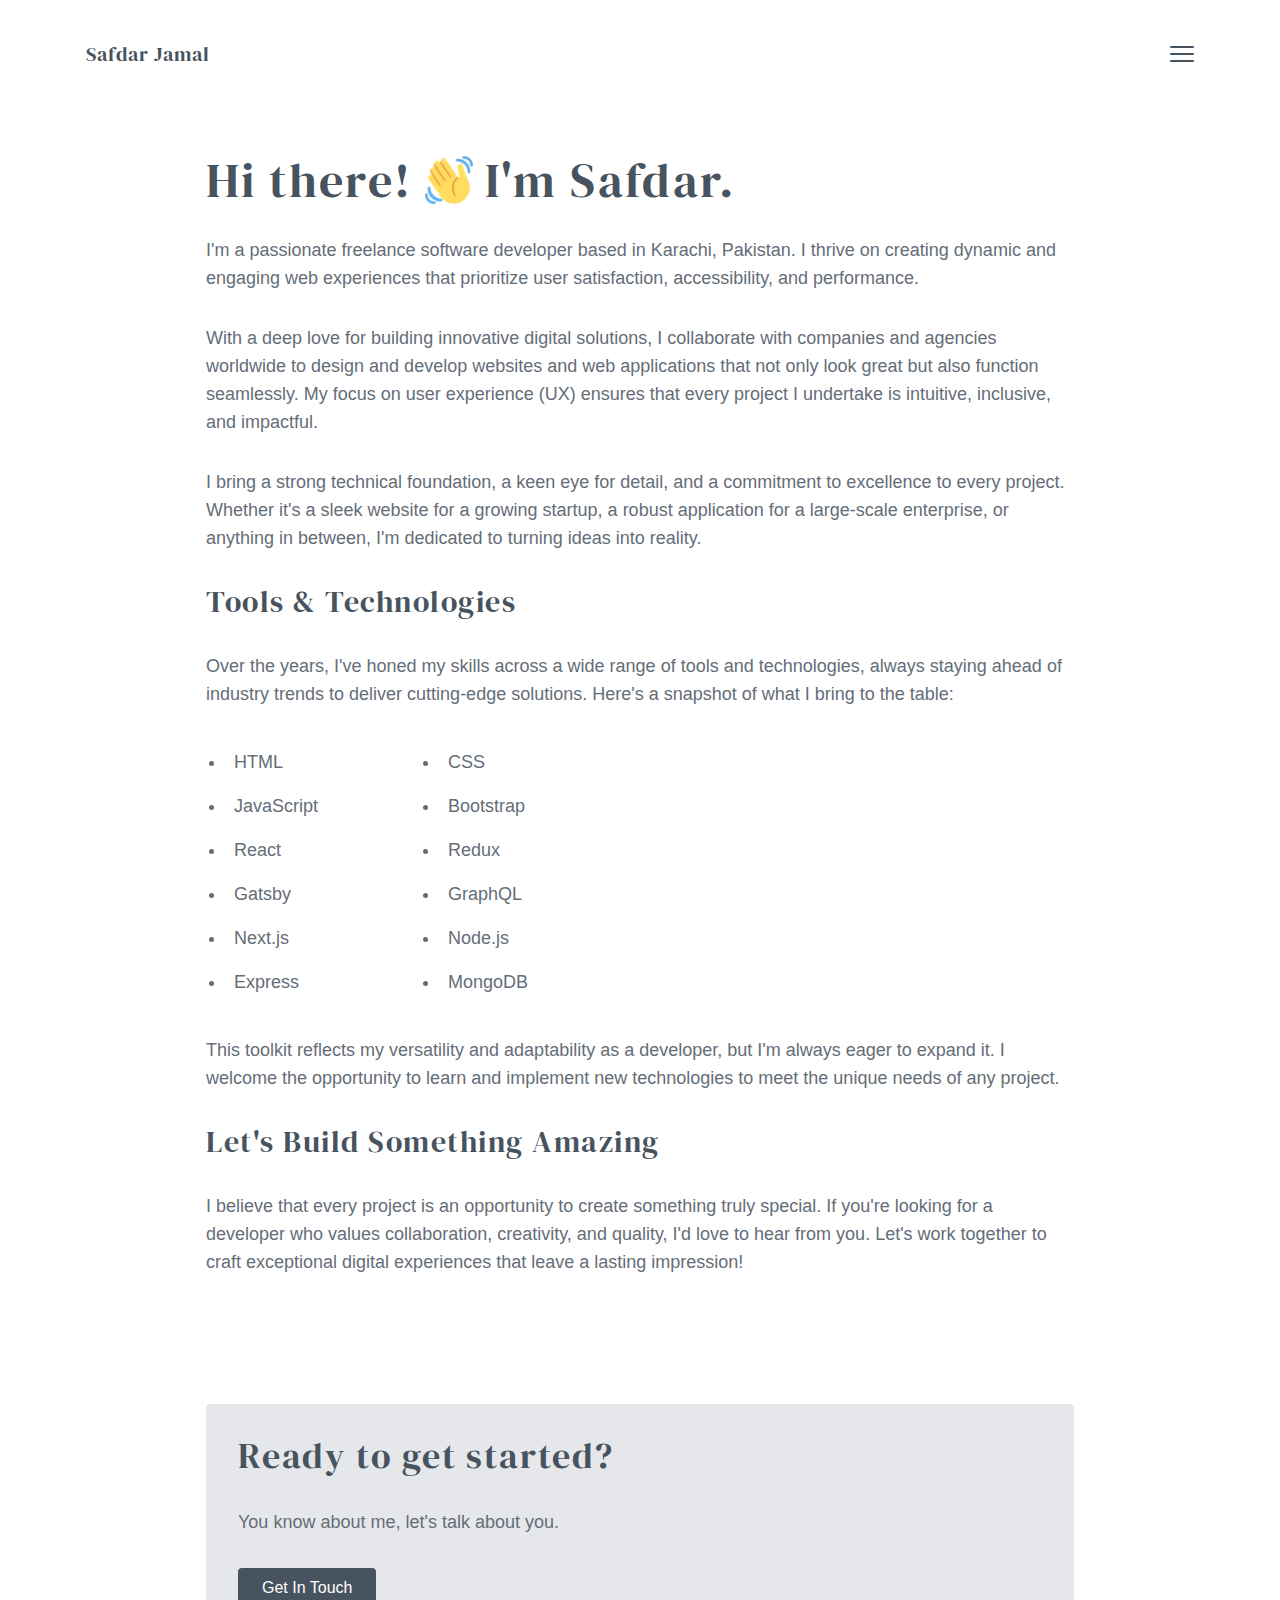
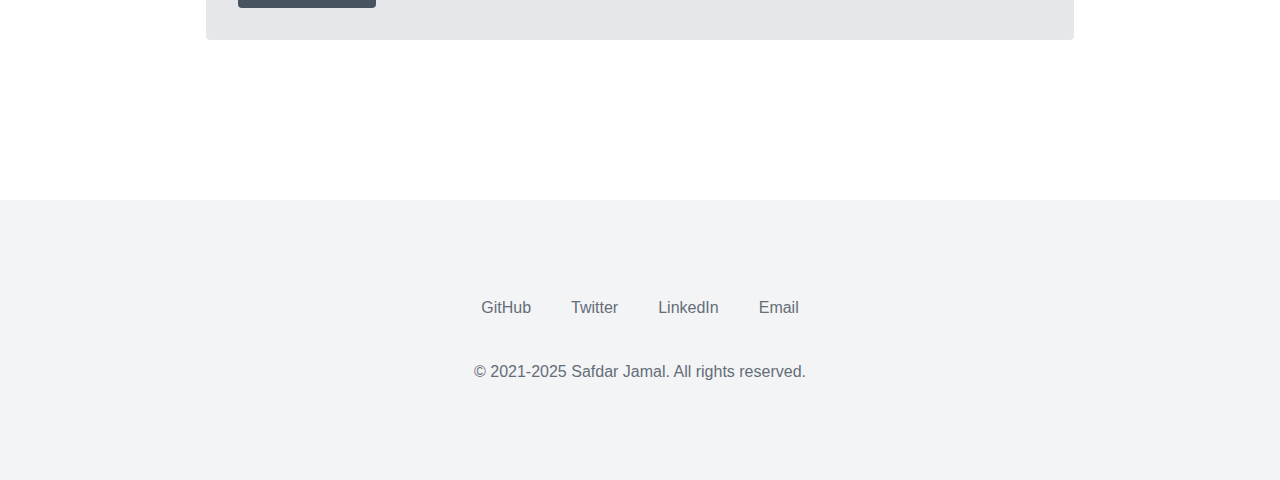
<file: about/index.html>
<!DOCTYPE html><html lang="en"><head><meta charSet="utf-8"/><meta http-equiv="x-ua-compatible" content="ie=edge"/><meta name="viewport" content="width=device-width, initial-scale=1, shrink-to-fit=no"/><meta name="generator" content="Gatsby 5.14.1"/><meta name="theme-color" content="#ffffff"/><meta name="description" content="I&#x27;m a passionate freelance software developer. I thrive on creating dynamic and engaging web experiences that prioritize user satisfaction, accessibility, and performance." data-gatsby-head="true"/><meta name="image" content="/static/social-538ce9077e35787aacb4da2aee722261.png" data-gatsby-head="true"/><meta property="og:locale" content="en_US" data-gatsby-head="true"/><meta property="og:type" content="website" data-gatsby-head="true"/><meta property="og:url" content="https://safdarjamal.github.io/about/" data-gatsby-head="true"/><meta property="og:site_name" content="Safdar Jamal" data-gatsby-head="true"/><meta property="og:title" content="About | Safdar Jamal" data-gatsby-head="true"/><meta property="og:description" content="I&#x27;m a passionate freelance software developer. I thrive on creating dynamic and engaging web experiences that prioritize user satisfaction, accessibility, and performance." data-gatsby-head="true"/><meta property="og:image" content="/static/social-538ce9077e35787aacb4da2aee722261.png" data-gatsby-head="true"/><meta name="twitter:card" content="summary_large_image" data-gatsby-head="true"/><meta name="twitter:creator" content="@_safdarjamal" data-gatsby-head="true"/><meta name="twitter:title" content="About | Safdar Jamal" data-gatsby-head="true"/><meta name="twitter:description" content="I&#x27;m a passionate freelance software developer. I thrive on creating dynamic and engaging web experiences that prioritize user satisfaction, accessibility, and performance." data-gatsby-head="true"/><meta name="twitter:image" content="/static/social-538ce9077e35787aacb4da2aee722261.png" data-gatsby-head="true"/><style data-href="/styles.77613b98364f6611c75d.css" data-identity="gatsby-global-css">@import url(https://rsms.me/inter/inter.css);@import url(https://fonts.googleapis.com/css?family=DM+Serif+Display&display=swap);*,:after,:before{--tw-border-spacing-x:0;--tw-border-spacing-y:0;--tw-translate-x:0;--tw-translate-y:0;--tw-rotate:0;--tw-skew-x:0;--tw-skew-y:0;--tw-scale-x:1;--tw-scale-y:1;--tw-pan-x: ;--tw-pan-y: ;--tw-pinch-zoom: ;--tw-scroll-snap-strictness:proximity;--tw-gradient-from-position: ;--tw-gradient-via-position: ;--tw-gradient-to-position: ;--tw-ordinal: ;--tw-slashed-zero: ;--tw-numeric-figure: ;--tw-numeric-spacing: ;--tw-numeric-fraction: ;--tw-ring-inset: ;--tw-ring-offset-width:0px;--tw-ring-offset-color:#fff;--tw-ring-color:rgba(59,130,246,.5);--tw-ring-offset-shadow:0 0 #0000;--tw-ring-shadow:0 0 #0000;--tw-shadow:0 0 #0000;--tw-shadow-colored:0 0 #0000;--tw-blur: ;--tw-brightness: ;--tw-contrast: ;--tw-grayscale: ;--tw-hue-rotate: ;--tw-invert: ;--tw-saturate: ;--tw-sepia: ;--tw-drop-shadow: ;--tw-backdrop-blur: ;--tw-backdrop-brightness: ;--tw-backdrop-contrast: ;--tw-backdrop-grayscale: ;--tw-backdrop-hue-rotate: ;--tw-backdrop-invert: ;--tw-backdrop-opacity: ;--tw-backdrop-saturate: ;--tw-backdrop-sepia: ;--tw-contain-size: ;--tw-contain-layout: ;--tw-contain-paint: ;--tw-contain-style: }::backdrop{--tw-border-spacing-x:0;--tw-border-spacing-y:0;--tw-translate-x:0;--tw-translate-y:0;--tw-rotate:0;--tw-skew-x:0;--tw-skew-y:0;--tw-scale-x:1;--tw-scale-y:1;--tw-pan-x: ;--tw-pan-y: ;--tw-pinch-zoom: ;--tw-scroll-snap-strictness:proximity;--tw-gradient-from-position: ;--tw-gradient-via-position: ;--tw-gradient-to-position: ;--tw-ordinal: ;--tw-slashed-zero: ;--tw-numeric-figure: ;--tw-numeric-spacing: ;--tw-numeric-fraction: ;--tw-ring-inset: ;--tw-ring-offset-width:0px;--tw-ring-offset-color:#fff;--tw-ring-color:rgba(59,130,246,.5);--tw-ring-offset-shadow:0 0 #0000;--tw-ring-shadow:0 0 #0000;--tw-shadow:0 0 #0000;--tw-shadow-colored:0 0 #0000;--tw-blur: ;--tw-brightness: ;--tw-contrast: ;--tw-grayscale: ;--tw-hue-rotate: ;--tw-invert: ;--tw-saturate: ;--tw-sepia: ;--tw-drop-shadow: ;--tw-backdrop-blur: ;--tw-backdrop-brightness: ;--tw-backdrop-contrast: ;--tw-backdrop-grayscale: ;--tw-backdrop-hue-rotate: ;--tw-backdrop-invert: ;--tw-backdrop-opacity: ;--tw-backdrop-saturate: ;--tw-backdrop-sepia: ;--tw-contain-size: ;--tw-contain-layout: ;--tw-contain-paint: ;--tw-contain-style: }

/*
! tailwindcss v3.4.17 | MIT License | https://tailwindcss.com
*/*,:after,:before{border:0 solid #e5e7eb;box-sizing:border-box}:after,:before{--tw-content:""}:host,html{-webkit-text-size-adjust:100%;font-feature-settings:normal;-webkit-tap-highlight-color:transparent;font-family:ui-sans-serif,system-ui,sans-serif,Apple Color Emoji,Segoe UI Emoji,Segoe UI Symbol,Noto Color Emoji;font-variation-settings:normal;line-height:1.5;-moz-tab-size:4;-o-tab-size:4;tab-size:4}body{line-height:inherit;margin:0}hr{border-top-width:1px;color:inherit;height:0}abbr:where([title]){-webkit-text-decoration:underline dotted;text-decoration:underline dotted}h1,h2,h3,h4,h5,h6{font-size:inherit;font-weight:inherit}a{color:inherit;text-decoration:inherit}b,strong{font-weight:bolder}code,kbd,pre,samp{font-feature-settings:normal;font-family:ui-monospace,SFMono-Regular,Menlo,Monaco,Consolas,Liberation Mono,Courier New,monospace;font-size:1em;font-variation-settings:normal}small{font-size:80%}sub,sup{font-size:75%;line-height:0;position:relative;vertical-align:baseline}sub{bottom:-.25em}sup{top:-.5em}table{border-collapse:collapse;border-color:inherit;text-indent:0}button,input,optgroup,select,textarea{font-feature-settings:inherit;color:inherit;font-family:inherit;font-size:100%;font-variation-settings:inherit;font-weight:inherit;letter-spacing:inherit;line-height:inherit;margin:0;padding:0}button,select{text-transform:none}button,input:where([type=button]),input:where([type=reset]),input:where([type=submit]){-webkit-appearance:button;background-color:transparent;background-image:none}:-moz-focusring{outline:auto}:-moz-ui-invalid{box-shadow:none}progress{vertical-align:baseline}::-webkit-inner-spin-button,::-webkit-outer-spin-button{height:auto}[type=search]{-webkit-appearance:textfield;outline-offset:-2px}::-webkit-search-decoration{-webkit-appearance:none}::-webkit-file-upload-button{-webkit-appearance:button;font:inherit}summary{display:list-item}blockquote,dd,dl,figure,h1,h2,h3,h4,h5,h6,hr,p,pre{margin:0}fieldset{margin:0}fieldset,legend{padding:0}menu,ol,ul{list-style:none;margin:0;padding:0}dialog{padding:0}textarea{resize:vertical}input::-moz-placeholder,textarea::-moz-placeholder{color:#9ca3af;opacity:1}input::placeholder,textarea::placeholder{color:#9ca3af;opacity:1}[role=button],button{cursor:pointer}:disabled{cursor:default}audio,canvas,embed,iframe,img,object,svg,video{display:block;vertical-align:middle}img,video{height:auto;max-width:100%}[hidden]:where(:not([hidden=until-found])){display:none}h1,h2,h3,h4,h5,h6{--tw-text-opacity:1;color:rgb(71 83 94/var(--tw-text-opacity,1));font-family:DM Serif Display,serif;letter-spacing:.05em;line-height:1.25}header a h2:after,header a h3:after,header a h4:after,header a h5:after,header a h6:after,header ah1:after{--tw-bg-opacity:1;background-color:rgb(71 83 94/var(--tw-bg-opacity,1))}.max-height{height:calc(100vh - 350px)}.link{--tw-text-opacity:1;border-bottom:1px solid #d2d4db;color:rgb(101 109 120/var(--tw-text-opacity,1));padding-bottom:.55556rem;transition:.3s ease}.about.link{padding-bottom:0}@keyframes bounce{0%{left:0}20%{left:10px}40%{left:0}to{left:0}}.arrow{animation:bounce 3s infinite;animation-timing-function:cubic-bezier(.28,.84,.42,1);position:relative}.link:hover{--tw-border-opacity:1;--tw-text-opacity:1;border-color:rgb(71 83 94/var(--tw-border-opacity,1));color:rgb(71 83 94/var(--tw-text-opacity,1))}header a.link:hover:after{--tw-bg-opacity:1;background-color:rgb(71 83 94/var(--tw-bg-opacity,1))}p{line-height:1.5}form input,form textarea{background-color:#f6f6f6;border-color:#f6f6f6}body{--tw-text-opacity:1;box-sizing:border-box;color:rgb(255 255 255/var(--tw-text-opacity,1));font-family:Inter,-apple-system,sans-serif}.contain{max-width:1140px}.contain,.contain-sm{margin-left:auto;margin-right:auto;padding-left:1rem;padding-right:1rem;width:100%}.contain-sm{max-width:900px}.button{--tw-border-opacity:1;border-color:rgb(255 255 255/var(--tw-border-opacity,1));border-width:1px;display:inline-block;padding:.75rem 1.5rem;transition-duration:.2s;transition-property:color,background-color,border-color,text-decoration-color,fill,stroke,opacity,box-shadow,transform,filter,-webkit-backdrop-filter;transition-property:color,background-color,border-color,text-decoration-color,fill,stroke,opacity,box-shadow,transform,filter,backdrop-filter;transition-property:color,background-color,border-color,text-decoration-color,fill,stroke,opacity,box-shadow,transform,filter,backdrop-filter,-webkit-backdrop-filter;transition-timing-function:cubic-bezier(.4,0,.2,1);transition-timing-function:linear}.button:hover{--tw-bg-opacity:1;--tw-text-opacity:1;background-color:rgb(255 255 255/var(--tw-bg-opacity,1));color:rgb(0 0 0/var(--tw-text-opacity,1))}@keyframes slideIn{0%{transform:translateY(-100%)}to{transform:translateY(0)}}@keyframes slideOut{0%{transform:translateY(0)}to{transform:translateY(100%)}}@keyframes showMenu{0%{opacity:0;transform:translateY(100px)}to{opacity:1;transform:translateY(0)}}.absolute{position:absolute}.relative{position:relative}.sticky{position:sticky}.bottom-0{bottom:0}.right-0{right:0}.top-0{top:0}.z-50{z-index:50}.mx-3{margin-left:.75rem;margin-right:.75rem}.my-4{margin-bottom:1rem;margin-top:1rem}.my-6{margin-bottom:1.5rem;margin-top:1.5rem}.my-8{margin-bottom:2rem;margin-top:2rem}.mb-1{margin-bottom:.25rem}.mb-12{margin-bottom:3rem}.mb-32{margin-bottom:8rem}.mb-4{margin-bottom:1rem}.mb-6{margin-bottom:1.5rem}.mb-8{margin-bottom:2rem}.ml-5{margin-left:1.25rem}.mr-10{margin-right:2.5rem}.mr-4{margin-right:1rem}.mt-0{margin-top:0}.mt-10{margin-top:2.5rem}.mt-16{margin-top:4rem}.mt-32{margin-top:8rem}.mt-4{margin-top:1rem}.mt-40{margin-top:10rem}.mt-5{margin-top:1.25rem}.mt-8{margin-top:2rem}.block{display:block}.flex{display:flex}.table{display:table}.hidden{display:none}.h-40{height:10rem}.w-12{width:3rem}.w-3\/6{width:50%}.w-full{width:100%}.max-w-2xl{max-width:42rem}.max-w-md{max-width:28rem}.transform{transform:translate(var(--tw-translate-x),var(--tw-translate-y)) rotate(var(--tw-rotate)) skewX(var(--tw-skew-x)) skewY(var(--tw-skew-y)) scaleX(var(--tw-scale-x)) scaleY(var(--tw-scale-y))}.resize-none{resize:none}.list-disc{list-style-type:disc}.appearance-none{-webkit-appearance:none;-moz-appearance:none;appearance:none}.flex-col{flex-direction:column}.flex-wrap{flex-wrap:wrap}.items-end{align-items:flex-end}.items-center{align-items:center}.justify-center{justify-content:center}.justify-between{justify-content:space-between}.overflow-hidden{overflow:hidden}.rounded{border-radius:.25rem}.border{border-width:1px}.border-b{border-bottom-width:1px}.border-border{--tw-border-opacity:1;border-color:rgb(205 207 211/var(--tw-border-opacity,1))}.bg-blue-200{--tw-bg-opacity:1;background-color:rgb(191 219 254/var(--tw-bg-opacity,1))}.bg-gray-100{--tw-bg-opacity:1;background-color:rgb(243 244 246/var(--tw-bg-opacity,1))}.bg-gray-200{--tw-bg-opacity:1;background-color:rgb(229 231 235/var(--tw-bg-opacity,1))}.bg-ltgray{--tw-bg-opacity:1;background-color:rgb(171 178 188/var(--tw-bg-opacity,1))}.bg-primary{--tw-bg-opacity:1;background-color:rgb(71 83 94/var(--tw-bg-opacity,1))}.bg-purple-200{--tw-bg-opacity:1;background-color:rgb(233 213 255/var(--tw-bg-opacity,1))}.bg-red-200{--tw-bg-opacity:1;background-color:rgb(254 202 202/var(--tw-bg-opacity,1))}.bg-white{--tw-bg-opacity:1;background-color:rgb(255 255 255/var(--tw-bg-opacity,1))}.bg-yellow-200{--tw-bg-opacity:1;background-color:rgb(254 240 138/var(--tw-bg-opacity,1))}.p-10{padding:2.5rem}.p-2{padding:.5rem}.p-8{padding:2rem}.px-2{padding-left:.5rem;padding-right:.5rem}.px-6{padding-left:1.5rem;padding-right:1.5rem}.py-2{padding-bottom:.5rem;padding-top:.5rem}.py-24{padding-bottom:6rem;padding-top:6rem}.py-6{padding-bottom:1.5rem;padding-top:1.5rem}.text-center{text-align:center}.font-heading{font-family:DM Serif Display,serif}.text-2xl{font-size:1.5rem;line-height:2rem}.text-3xl{font-size:1.875rem;line-height:2.25rem}.text-sm{font-size:.875rem;line-height:1.25rem}.text-xl{font-size:1.25rem;line-height:1.75rem}.leading-5{line-height:1.25rem}.leading-tight{line-height:1.25}.tracking-wider{letter-spacing:.05em}.text-mdgray{--tw-text-opacity:1;color:rgb(101 109 120/var(--tw-text-opacity,1))}.text-offgray{--tw-text-opacity:1;color:rgb(160 160 162/var(--tw-text-opacity,1))}.text-primary{--tw-text-opacity:1;color:rgb(71 83 94/var(--tw-text-opacity,1))}.text-white{--tw-text-opacity:1;color:rgb(255 255 255/var(--tw-text-opacity,1))}.shadow-inner{--tw-shadow:inset 0 2px 4px 0 rgba(0,0,0,.05);--tw-shadow-colored:inset 0 2px 4px 0 var(--tw-shadow-color);box-shadow:var(--tw-ring-offset-shadow,0 0 #0000),var(--tw-ring-shadow,0 0 #0000),var(--tw-shadow)}.transition{transition-duration:.15s;transition-property:color,background-color,border-color,text-decoration-color,fill,stroke,opacity,box-shadow,transform,filter,-webkit-backdrop-filter;transition-property:color,background-color,border-color,text-decoration-color,fill,stroke,opacity,box-shadow,transform,filter,backdrop-filter;transition-property:color,background-color,border-color,text-decoration-color,fill,stroke,opacity,box-shadow,transform,filter,backdrop-filter,-webkit-backdrop-filter;transition-timing-function:cubic-bezier(.4,0,.2,1)}.transition-colors{transition-property:color,background-color,border-color,text-decoration-color,fill,stroke;transition-timing-function:cubic-bezier(.4,0,.2,1)}.duration-150,.transition-colors{transition-duration:.15s}.duration-300{transition-duration:.3s}.ease-in-out{transition-timing-function:cubic-bezier(.4,0,.2,1)}header a{position:relative;transition:.3s ease}header a.active:after,header a:hover:after{background-color:#fff;width:100%}header a.text-primary:after{--tw-bg-opacity:1;background-color:rgb(71 83 94/var(--tw-bg-opacity,1))}header a:after{background-color:#a0a0a2;bottom:0;content:"";height:1px;position:absolute;width:0}header a:after,header nav{left:0;transition:.3s ease}header nav{--tw-bg-opacity:1;background-color:rgb(71 83 94/var(--tw-bg-opacity,1));display:none;height:100%;position:fixed;top:0;transform:translateY(-100%);width:100%;z-index:1}header nav.active{animation:slideIn .4s cubic-bezier(.645,.05,.355,1) both;animation-fill-mode:both;animation-play-state:running;display:block;visibility:visible}header nav.active .menu{animation:showMenu .4s ease both;animation-delay:.4s}header nav.hidden{animation:slideOut .4s cubic-bezier(.645,.05,.355,1) both;animation-fill-mode:both;animation-play-state:running;display:block;transform:translateY(-100%)}.hamburger div{border-radius:1px;height:2px;margin-bottom:5px;transition:.3s;width:24px}.hamburger div:last-of-type{margin-bottom:0}.hamburger.active div:first-of-type{background-color:#fff;transform:rotate(-45deg) translate(-4px,6px)}.hamburger.active div:first-of-type+div{opacity:0;width:0}.hamburger.active div:last-of-type{background-color:#fff;transform:rotate(45deg) translate(-4px,-6px);width:24px}.hover\:scale-105:hover{--tw-scale-x:1.05;--tw-scale-y:1.05;transform:translate(var(--tw-translate-x),var(--tw-translate-y)) rotate(var(--tw-rotate)) skewX(var(--tw-skew-x)) skewY(var(--tw-skew-y)) scaleX(var(--tw-scale-x)) scaleY(var(--tw-scale-y))}.hover\:text-white:hover{--tw-text-opacity:1;color:rgb(255 255 255/var(--tw-text-opacity,1))}.focus\:border-ltgray:focus{--tw-border-opacity:1;border-color:rgb(171 178 188/var(--tw-border-opacity,1))}.focus\:outline-none:focus{outline:2px solid transparent;outline-offset:2px}@media (min-width:640px){.sm\:-mb-16{margin-bottom:-4rem}.sm\:mb-0{margin-bottom:0}.sm\:ml-4{margin-left:1rem}.sm\:mr-4{margin-right:1rem}.sm\:w-1\/2{width:50%}.sm\:flex-row{flex-direction:row}}@media (min-width:768px){.md\:my-16{margin-bottom:4rem;margin-top:4rem}.md\:my-32{margin-bottom:8rem;margin-top:8rem}.md\:-mr-40{margin-right:-10rem}.md\:mt-16{margin-top:4rem}.md\:block{display:block}.md\:w-7\/12{width:58.333333%}.md\:w-8\/12{width:66.666667%}.md\:p-24{padding:6rem}.md\:text-3xl{font-size:1.875rem;line-height:2.25rem}.md\:text-4xl{font-size:2.25rem;line-height:2.5rem}.md\:text-5xl{font-size:3rem;line-height:1}.md\:text-lg{font-size:1.125rem;line-height:1.75rem}}@media (min-width:1024px){.lg\:-mb-16{margin-bottom:-4rem}.lg\:-mr-20{margin-right:-5rem}.lg\:w-6\/12{width:50%}.lg\:w-7\/12{width:58.333333%}}</style><style>.gatsby-image-wrapper{position:relative;overflow:hidden}.gatsby-image-wrapper picture.object-fit-polyfill{position:static!important}.gatsby-image-wrapper img{bottom:0;height:100%;left:0;margin:0;max-width:none;padding:0;position:absolute;right:0;top:0;width:100%;object-fit:cover}.gatsby-image-wrapper [data-main-image]{opacity:0;transform:translateZ(0);transition:opacity .25s linear;will-change:opacity}.gatsby-image-wrapper-constrained{display:inline-block;vertical-align:top}</style><noscript><style>.gatsby-image-wrapper noscript [data-main-image]{opacity:1!important}.gatsby-image-wrapper [data-placeholder-image]{opacity:0!important}</style></noscript><script type="module">const e="undefined"!=typeof HTMLImageElement&&"loading"in HTMLImageElement.prototype;e&&document.body.addEventListener("load",(function(e){const t=e.target;if(void 0===t.dataset.mainImage)return;if(void 0===t.dataset.gatsbyImageSsr)return;let a=null,n=t;for(;null===a&&n;)void 0!==n.parentNode.dataset.gatsbyImageWrapper&&(a=n.parentNode),n=n.parentNode;const o=a.querySelector("[data-placeholder-image]"),r=new Image;r.src=t.currentSrc,r.decode().catch((()=>{})).then((()=>{t.style.opacity=1,o&&(o.style.opacity=0,o.style.transition="opacity 500ms linear")}))}),!0);</script><link rel="sitemap" type="application/xml" href="/sitemap-index.xml"/><link rel="icon" href="/favicon-32x32.png?v=764a474262a830ffc03407d40b667fcc" type="image/png"/><link rel="manifest" href="/manifest.webmanifest" crossorigin="anonymous"/><link rel="apple-touch-icon" sizes="48x48" href="/icons/icon-48x48.png?v=764a474262a830ffc03407d40b667fcc"/><link rel="apple-touch-icon" sizes="72x72" href="/icons/icon-72x72.png?v=764a474262a830ffc03407d40b667fcc"/><link rel="apple-touch-icon" sizes="96x96" href="/icons/icon-96x96.png?v=764a474262a830ffc03407d40b667fcc"/><link rel="apple-touch-icon" sizes="144x144" href="/icons/icon-144x144.png?v=764a474262a830ffc03407d40b667fcc"/><link rel="apple-touch-icon" sizes="192x192" href="/icons/icon-192x192.png?v=764a474262a830ffc03407d40b667fcc"/><link rel="apple-touch-icon" sizes="256x256" href="/icons/icon-256x256.png?v=764a474262a830ffc03407d40b667fcc"/><link rel="apple-touch-icon" sizes="384x384" href="/icons/icon-384x384.png?v=764a474262a830ffc03407d40b667fcc"/><link rel="apple-touch-icon" sizes="512x512" href="/icons/icon-512x512.png?v=764a474262a830ffc03407d40b667fcc"/><title data-gatsby-head="true">About | Safdar Jamal </title></head><body><div id="___gatsby"><div style="outline:none" tabindex="-1" id="gatsby-focus-wrapper"><div class="relative"><header class="sticky top-0 z-50 bg-white py-6 mt-4"><div class="contain flex items-center justify-between"><a class="font-heading text-xl tracking-wider z-50 transition-colors duration-300 text-primary" href="/">Safdar Jamal</a><div role="button" aria-label="Toggle navigation" tabindex="0" class="hamburger relative block z-50 pointer focus:outline-none "><div class="bg-primary"></div><div class="bg-primary"></div><div class="bg-primary"></div></div><nav class=""><div class="menu mt-32 contain flex flex-col font-heading text-3xl tracking-wider items-end"><a class="mb-8 hover:text-white text-offgray" href="/">Home</a><a aria-current="page" class="mb-8 hover:text-white text-white active" href="/about/">About</a><a class="mb-8 hover:text-white text-offgray" href="/portfolio/">Portfolio</a><a class="mb-8 hover:text-white text-offgray" href="/contact/">Contact</a></div></nav></div></header><main><div class="contain-sm my-8 md:my-16"><h1 class="flex items-center text-3xl md:text-4xl md:text-5xl">Hi there!<span class="w-12 mx-3"><div data-gatsby-image-wrapper="" class="gatsby-image-wrapper gatsby-image-wrapper-constrained"><div style="max-width:100px;display:block"><img alt="" role="presentation" aria-hidden="true" src="data:image/svg+xml;charset=utf-8,%3Csvg%20height=&#x27;100&#x27;%20width=&#x27;100&#x27;%20xmlns=&#x27;http://www.w3.org/2000/svg&#x27;%20version=&#x27;1.1&#x27;%3E%3C/svg%3E" style="max-width:100%;display:block;position:static"/></div><img aria-hidden="true" data-placeholder-image="" style="opacity:1;transition:opacity 500ms linear" decoding="async" src="[data-uri]" alt=""/><picture><source type="image/webp" data-srcset="/static/5146f6cb725f2e94d930bcc4889bf254/78997/wave.webp 25w,/static/5146f6cb725f2e94d930bcc4889bf254/9afd2/wave.webp 50w,/static/5146f6cb725f2e94d930bcc4889bf254/e64f1/wave.webp 100w,/static/5146f6cb725f2e94d930bcc4889bf254/8b00d/wave.webp 200w" sizes="(min-width: 100px) 100px, 100vw"/><img data-gatsby-image-ssr="" layout="constrained" data-main-image="" style="opacity:0" sizes="(min-width: 100px) 100px, 100vw" decoding="async" loading="lazy" data-src="/static/5146f6cb725f2e94d930bcc4889bf254/90cd3/wave.png" data-srcset="/static/5146f6cb725f2e94d930bcc4889bf254/d06fd/wave.png 25w,/static/5146f6cb725f2e94d930bcc4889bf254/5861f/wave.png 50w,/static/5146f6cb725f2e94d930bcc4889bf254/90cd3/wave.png 100w,/static/5146f6cb725f2e94d930bcc4889bf254/614dc/wave.png 200w" alt="Waving Hand Emoji"/></picture><noscript><picture><source type="image/webp" srcSet="/static/5146f6cb725f2e94d930bcc4889bf254/78997/wave.webp 25w,/static/5146f6cb725f2e94d930bcc4889bf254/9afd2/wave.webp 50w,/static/5146f6cb725f2e94d930bcc4889bf254/e64f1/wave.webp 100w,/static/5146f6cb725f2e94d930bcc4889bf254/8b00d/wave.webp 200w" sizes="(min-width: 100px) 100px, 100vw"/><img data-gatsby-image-ssr="" layout="constrained" data-main-image="" style="opacity:0" sizes="(min-width: 100px) 100px, 100vw" decoding="async" loading="lazy" src="/static/5146f6cb725f2e94d930bcc4889bf254/90cd3/wave.png" srcSet="/static/5146f6cb725f2e94d930bcc4889bf254/d06fd/wave.png 25w,/static/5146f6cb725f2e94d930bcc4889bf254/5861f/wave.png 50w,/static/5146f6cb725f2e94d930bcc4889bf254/90cd3/wave.png 100w,/static/5146f6cb725f2e94d930bcc4889bf254/614dc/wave.png 200w" alt="Waving Hand Emoji"/></picture></noscript><script type="module">const t="undefined"!=typeof HTMLImageElement&&"loading"in HTMLImageElement.prototype;if(t){const t=document.querySelectorAll("img[data-main-image]");for(let e of t){e.dataset.src&&(e.setAttribute("src",e.dataset.src),e.removeAttribute("data-src")),e.dataset.srcset&&(e.setAttribute("srcset",e.dataset.srcset),e.removeAttribute("data-srcset"));const t=e.parentNode.querySelectorAll("source[data-srcset]");for(let e of t)e.setAttribute("srcset",e.dataset.srcset),e.removeAttribute("data-srcset");e.complete&&(e.style.opacity=1,e.parentNode.parentNode.querySelector("[data-placeholder-image]").style.opacity=0)}}</script></div></span>I&#x27;m Safdar.</h1><p class="text-mdgray my-8 md:text-lg">I&#x27;m a passionate freelance software developer based in Karachi, Pakistan. I thrive on creating dynamic and engaging web experiences that prioritize user satisfaction, accessibility, and performance.</p><p class="text-mdgray my-8 md:text-lg">With a deep love for building innovative digital solutions, I collaborate with companies and agencies worldwide to design and develop websites and web applications that not only look great but also function seamlessly. My focus on user experience (UX) ensures that every project I undertake is intuitive, inclusive, and impactful.</p><p class="text-mdgray my-8 md:text-lg">I bring a strong technical foundation, a keen eye for detail, and a commitment to excellence to every project. Whether it&#x27;s a sleek website for a growing startup, a robust application for a large-scale enterprise, or anything in between, I&#x27;m dedicated to turning ideas into reality.</p><h2 class="text-xl md:text-3xl mb-4">Tools &amp; Technologies</h2><p class="text-mdgray my-8 md:text-lg">Over the years, I&#x27;ve honed my skills across a wide range of tools and technologies, always staying ahead of industry trends to deliver cutting-edge solutions. Here&#x27;s a snapshot of what I bring to the table:</p><div class="max-w-md"><ul class="ml-5 flex flex-wrap md:text-lg text-mdgray list-disc"><li class="w-3/6 p-2">HTML</li><li class="w-3/6 p-2">CSS</li><li class="w-3/6 p-2">JavaScript</li><li class="w-3/6 p-2">Bootstrap</li><li class="w-3/6 p-2">React</li><li class="w-3/6 p-2">Redux</li><li class="w-3/6 p-2">Gatsby</li><li class="w-3/6 p-2">GraphQL</li><li class="w-3/6 p-2">Next.js</li><li class="w-3/6 p-2">Node.js</li><li class="w-3/6 p-2">Express</li><li class="w-3/6 p-2">MongoDB</li></ul></div><p class="text-mdgray my-8 md:text-lg">This toolkit reflects my versatility and adaptability as a developer, but I&#x27;m always eager to expand it. I welcome the opportunity to learn and implement new technologies to meet the unique needs of any project.</p><h2 class="text-xl md:text-3xl mb-4">Let&#x27;s Build Something Amazing</h2><p class="text-mdgray my-8 md:text-lg">I believe that every project is an opportunity to create something truly special. If you&#x27;re looking for a developer who values collaboration, creativity, and quality, I&#x27;d love to hear from you. Let&#x27;s work together to craft exceptional digital experiences that leave a lasting impression!</p></div><section class="contain-sm mt-32"><div class="bg-gray-200 rounded p-8"><h2 class="text-2xl md:text-4xl">Ready to get started?</h2><p class="text-mdgray my-8 md:text-lg max-w-2xl">You know about me, let&#x27;s talk about you.</p><a href="/contact/"><button class="bg-primary text-white px-6 py-2 rounded">Get In Touch</button></a></div></section></main><footer class="bg-gray-100 py-24 mt-40"><div class="contain text-center"><div class="text-mdgray"><div><a class="mr-10" href="https://github.com/safdarjamal" target="_blank" rel="noopener noreferrer">GitHub</a><a class="mr-10" href="https://twitter.com/_safdarjamal" target="_blank" rel="noopener noreferrer">Twitter</a><a class="mr-10" href="https://linkedin.com/in/safdarjamal" target="_blank" rel="noopener noreferrer">LinkedIn</a><a href="mailto:safdarjamal.dev@gmail.com">Email</a><p class="mt-10">© 2021-2025 Safdar Jamal. All rights reserved.</p></div></div></div></footer></div></div><div id="gatsby-announcer" style="position:absolute;top:0;width:1px;height:1px;padding:0;overflow:hidden;clip:rect(0, 0, 0, 0);white-space:nowrap;border:0" aria-live="assertive" aria-atomic="true"></div></div><script id="gatsby-script-loader">/*<![CDATA[*/window.pagePath="/about/";/*]]>*/</script><!-- slice-start id="_gatsby-scripts-1" -->
          <script
            id="gatsby-chunk-mapping"
          >
            window.___chunkMapping="{\"app\":[\"/app-c69d0e7fcda902dd9d61.js\"],\"component---src-pages-404-jsx\":[\"/component---src-pages-404-jsx-1781e87330a855f50eb1.js\"],\"component---src-pages-about-jsx\":[\"/component---src-pages-about-jsx-3b7b105f4ffe11f598bd.js\"],\"component---src-pages-contact-jsx\":[\"/component---src-pages-contact-jsx-eb2da61c582a9752794a.js\"],\"component---src-pages-index-jsx\":[\"/component---src-pages-index-jsx-4488be5e0f75153d9fd0.js\"],\"component---src-pages-portfolio-jsx\":[\"/component---src-pages-portfolio-jsx-dd6ec281c76d2254f735.js\"],\"component---src-pages-thank-you-jsx\":[\"/component---src-pages-thank-you-jsx-742845d834a2dc41e5da.js\"]}";
          </script>
        <script>window.___webpackCompilationHash="51b0012104e54d0b324c";</script><script src="/webpack-runtime-6f1d8b90d6305a533d1c.js" async></script><script src="/framework-f3f1f85b034095451e86.js" async></script><script src="/app-c69d0e7fcda902dd9d61.js" async></script><!-- slice-end id="_gatsby-scripts-1" --></body></html>
</file>
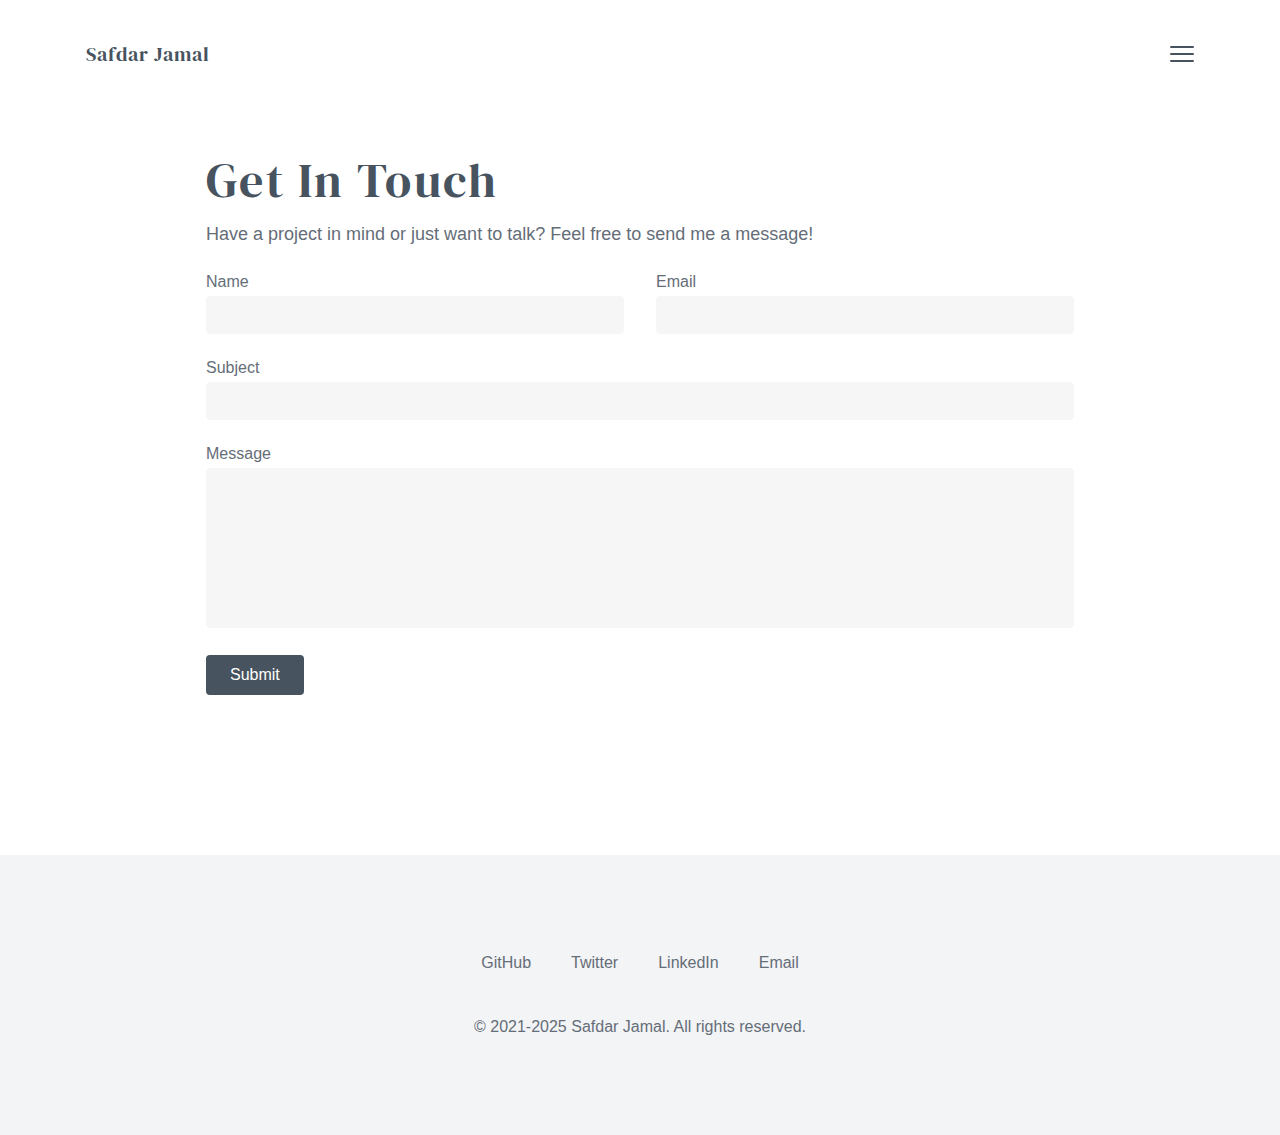
<file: contact/index.html>
<!DOCTYPE html><html lang="en"><head><meta charSet="utf-8"/><meta http-equiv="x-ua-compatible" content="ie=edge"/><meta name="viewport" content="width=device-width, initial-scale=1, shrink-to-fit=no"/><meta name="generator" content="Gatsby 5.14.1"/><meta name="theme-color" content="#ffffff"/><meta name="description" content="Have a project in mind or just want to talk? Feel free to send me a message!" data-gatsby-head="true"/><meta name="image" content="/static/social-538ce9077e35787aacb4da2aee722261.png" data-gatsby-head="true"/><meta property="og:locale" content="en_US" data-gatsby-head="true"/><meta property="og:type" content="website" data-gatsby-head="true"/><meta property="og:url" content="https://safdarjamal.github.io/contact/" data-gatsby-head="true"/><meta property="og:site_name" content="Safdar Jamal" data-gatsby-head="true"/><meta property="og:title" content="Contact | Safdar Jamal" data-gatsby-head="true"/><meta property="og:description" content="Have a project in mind or just want to talk? Feel free to send me a message!" data-gatsby-head="true"/><meta property="og:image" content="/static/social-538ce9077e35787aacb4da2aee722261.png" data-gatsby-head="true"/><meta name="twitter:card" content="summary_large_image" data-gatsby-head="true"/><meta name="twitter:creator" content="@_safdarjamal" data-gatsby-head="true"/><meta name="twitter:title" content="Contact | Safdar Jamal" data-gatsby-head="true"/><meta name="twitter:description" content="Have a project in mind or just want to talk? Feel free to send me a message!" data-gatsby-head="true"/><meta name="twitter:image" content="/static/social-538ce9077e35787aacb4da2aee722261.png" data-gatsby-head="true"/><style data-href="/styles.77613b98364f6611c75d.css" data-identity="gatsby-global-css">@import url(https://rsms.me/inter/inter.css);@import url(https://fonts.googleapis.com/css?family=DM+Serif+Display&display=swap);*,:after,:before{--tw-border-spacing-x:0;--tw-border-spacing-y:0;--tw-translate-x:0;--tw-translate-y:0;--tw-rotate:0;--tw-skew-x:0;--tw-skew-y:0;--tw-scale-x:1;--tw-scale-y:1;--tw-pan-x: ;--tw-pan-y: ;--tw-pinch-zoom: ;--tw-scroll-snap-strictness:proximity;--tw-gradient-from-position: ;--tw-gradient-via-position: ;--tw-gradient-to-position: ;--tw-ordinal: ;--tw-slashed-zero: ;--tw-numeric-figure: ;--tw-numeric-spacing: ;--tw-numeric-fraction: ;--tw-ring-inset: ;--tw-ring-offset-width:0px;--tw-ring-offset-color:#fff;--tw-ring-color:rgba(59,130,246,.5);--tw-ring-offset-shadow:0 0 #0000;--tw-ring-shadow:0 0 #0000;--tw-shadow:0 0 #0000;--tw-shadow-colored:0 0 #0000;--tw-blur: ;--tw-brightness: ;--tw-contrast: ;--tw-grayscale: ;--tw-hue-rotate: ;--tw-invert: ;--tw-saturate: ;--tw-sepia: ;--tw-drop-shadow: ;--tw-backdrop-blur: ;--tw-backdrop-brightness: ;--tw-backdrop-contrast: ;--tw-backdrop-grayscale: ;--tw-backdrop-hue-rotate: ;--tw-backdrop-invert: ;--tw-backdrop-opacity: ;--tw-backdrop-saturate: ;--tw-backdrop-sepia: ;--tw-contain-size: ;--tw-contain-layout: ;--tw-contain-paint: ;--tw-contain-style: }::backdrop{--tw-border-spacing-x:0;--tw-border-spacing-y:0;--tw-translate-x:0;--tw-translate-y:0;--tw-rotate:0;--tw-skew-x:0;--tw-skew-y:0;--tw-scale-x:1;--tw-scale-y:1;--tw-pan-x: ;--tw-pan-y: ;--tw-pinch-zoom: ;--tw-scroll-snap-strictness:proximity;--tw-gradient-from-position: ;--tw-gradient-via-position: ;--tw-gradient-to-position: ;--tw-ordinal: ;--tw-slashed-zero: ;--tw-numeric-figure: ;--tw-numeric-spacing: ;--tw-numeric-fraction: ;--tw-ring-inset: ;--tw-ring-offset-width:0px;--tw-ring-offset-color:#fff;--tw-ring-color:rgba(59,130,246,.5);--tw-ring-offset-shadow:0 0 #0000;--tw-ring-shadow:0 0 #0000;--tw-shadow:0 0 #0000;--tw-shadow-colored:0 0 #0000;--tw-blur: ;--tw-brightness: ;--tw-contrast: ;--tw-grayscale: ;--tw-hue-rotate: ;--tw-invert: ;--tw-saturate: ;--tw-sepia: ;--tw-drop-shadow: ;--tw-backdrop-blur: ;--tw-backdrop-brightness: ;--tw-backdrop-contrast: ;--tw-backdrop-grayscale: ;--tw-backdrop-hue-rotate: ;--tw-backdrop-invert: ;--tw-backdrop-opacity: ;--tw-backdrop-saturate: ;--tw-backdrop-sepia: ;--tw-contain-size: ;--tw-contain-layout: ;--tw-contain-paint: ;--tw-contain-style: }

/*
! tailwindcss v3.4.17 | MIT License | https://tailwindcss.com
*/*,:after,:before{border:0 solid #e5e7eb;box-sizing:border-box}:after,:before{--tw-content:""}:host,html{-webkit-text-size-adjust:100%;font-feature-settings:normal;-webkit-tap-highlight-color:transparent;font-family:ui-sans-serif,system-ui,sans-serif,Apple Color Emoji,Segoe UI Emoji,Segoe UI Symbol,Noto Color Emoji;font-variation-settings:normal;line-height:1.5;-moz-tab-size:4;-o-tab-size:4;tab-size:4}body{line-height:inherit;margin:0}hr{border-top-width:1px;color:inherit;height:0}abbr:where([title]){-webkit-text-decoration:underline dotted;text-decoration:underline dotted}h1,h2,h3,h4,h5,h6{font-size:inherit;font-weight:inherit}a{color:inherit;text-decoration:inherit}b,strong{font-weight:bolder}code,kbd,pre,samp{font-feature-settings:normal;font-family:ui-monospace,SFMono-Regular,Menlo,Monaco,Consolas,Liberation Mono,Courier New,monospace;font-size:1em;font-variation-settings:normal}small{font-size:80%}sub,sup{font-size:75%;line-height:0;position:relative;vertical-align:baseline}sub{bottom:-.25em}sup{top:-.5em}table{border-collapse:collapse;border-color:inherit;text-indent:0}button,input,optgroup,select,textarea{font-feature-settings:inherit;color:inherit;font-family:inherit;font-size:100%;font-variation-settings:inherit;font-weight:inherit;letter-spacing:inherit;line-height:inherit;margin:0;padding:0}button,select{text-transform:none}button,input:where([type=button]),input:where([type=reset]),input:where([type=submit]){-webkit-appearance:button;background-color:transparent;background-image:none}:-moz-focusring{outline:auto}:-moz-ui-invalid{box-shadow:none}progress{vertical-align:baseline}::-webkit-inner-spin-button,::-webkit-outer-spin-button{height:auto}[type=search]{-webkit-appearance:textfield;outline-offset:-2px}::-webkit-search-decoration{-webkit-appearance:none}::-webkit-file-upload-button{-webkit-appearance:button;font:inherit}summary{display:list-item}blockquote,dd,dl,figure,h1,h2,h3,h4,h5,h6,hr,p,pre{margin:0}fieldset{margin:0}fieldset,legend{padding:0}menu,ol,ul{list-style:none;margin:0;padding:0}dialog{padding:0}textarea{resize:vertical}input::-moz-placeholder,textarea::-moz-placeholder{color:#9ca3af;opacity:1}input::placeholder,textarea::placeholder{color:#9ca3af;opacity:1}[role=button],button{cursor:pointer}:disabled{cursor:default}audio,canvas,embed,iframe,img,object,svg,video{display:block;vertical-align:middle}img,video{height:auto;max-width:100%}[hidden]:where(:not([hidden=until-found])){display:none}h1,h2,h3,h4,h5,h6{--tw-text-opacity:1;color:rgb(71 83 94/var(--tw-text-opacity,1));font-family:DM Serif Display,serif;letter-spacing:.05em;line-height:1.25}header a h2:after,header a h3:after,header a h4:after,header a h5:after,header a h6:after,header ah1:after{--tw-bg-opacity:1;background-color:rgb(71 83 94/var(--tw-bg-opacity,1))}.max-height{height:calc(100vh - 350px)}.link{--tw-text-opacity:1;border-bottom:1px solid #d2d4db;color:rgb(101 109 120/var(--tw-text-opacity,1));padding-bottom:.55556rem;transition:.3s ease}.about.link{padding-bottom:0}@keyframes bounce{0%{left:0}20%{left:10px}40%{left:0}to{left:0}}.arrow{animation:bounce 3s infinite;animation-timing-function:cubic-bezier(.28,.84,.42,1);position:relative}.link:hover{--tw-border-opacity:1;--tw-text-opacity:1;border-color:rgb(71 83 94/var(--tw-border-opacity,1));color:rgb(71 83 94/var(--tw-text-opacity,1))}header a.link:hover:after{--tw-bg-opacity:1;background-color:rgb(71 83 94/var(--tw-bg-opacity,1))}p{line-height:1.5}form input,form textarea{background-color:#f6f6f6;border-color:#f6f6f6}body{--tw-text-opacity:1;box-sizing:border-box;color:rgb(255 255 255/var(--tw-text-opacity,1));font-family:Inter,-apple-system,sans-serif}.contain{max-width:1140px}.contain,.contain-sm{margin-left:auto;margin-right:auto;padding-left:1rem;padding-right:1rem;width:100%}.contain-sm{max-width:900px}.button{--tw-border-opacity:1;border-color:rgb(255 255 255/var(--tw-border-opacity,1));border-width:1px;display:inline-block;padding:.75rem 1.5rem;transition-duration:.2s;transition-property:color,background-color,border-color,text-decoration-color,fill,stroke,opacity,box-shadow,transform,filter,-webkit-backdrop-filter;transition-property:color,background-color,border-color,text-decoration-color,fill,stroke,opacity,box-shadow,transform,filter,backdrop-filter;transition-property:color,background-color,border-color,text-decoration-color,fill,stroke,opacity,box-shadow,transform,filter,backdrop-filter,-webkit-backdrop-filter;transition-timing-function:cubic-bezier(.4,0,.2,1);transition-timing-function:linear}.button:hover{--tw-bg-opacity:1;--tw-text-opacity:1;background-color:rgb(255 255 255/var(--tw-bg-opacity,1));color:rgb(0 0 0/var(--tw-text-opacity,1))}@keyframes slideIn{0%{transform:translateY(-100%)}to{transform:translateY(0)}}@keyframes slideOut{0%{transform:translateY(0)}to{transform:translateY(100%)}}@keyframes showMenu{0%{opacity:0;transform:translateY(100px)}to{opacity:1;transform:translateY(0)}}.absolute{position:absolute}.relative{position:relative}.sticky{position:sticky}.bottom-0{bottom:0}.right-0{right:0}.top-0{top:0}.z-50{z-index:50}.mx-3{margin-left:.75rem;margin-right:.75rem}.my-4{margin-bottom:1rem;margin-top:1rem}.my-6{margin-bottom:1.5rem;margin-top:1.5rem}.my-8{margin-bottom:2rem;margin-top:2rem}.mb-1{margin-bottom:.25rem}.mb-12{margin-bottom:3rem}.mb-32{margin-bottom:8rem}.mb-4{margin-bottom:1rem}.mb-6{margin-bottom:1.5rem}.mb-8{margin-bottom:2rem}.ml-5{margin-left:1.25rem}.mr-10{margin-right:2.5rem}.mr-4{margin-right:1rem}.mt-0{margin-top:0}.mt-10{margin-top:2.5rem}.mt-16{margin-top:4rem}.mt-32{margin-top:8rem}.mt-4{margin-top:1rem}.mt-40{margin-top:10rem}.mt-5{margin-top:1.25rem}.mt-8{margin-top:2rem}.block{display:block}.flex{display:flex}.table{display:table}.hidden{display:none}.h-40{height:10rem}.w-12{width:3rem}.w-3\/6{width:50%}.w-full{width:100%}.max-w-2xl{max-width:42rem}.max-w-md{max-width:28rem}.transform{transform:translate(var(--tw-translate-x),var(--tw-translate-y)) rotate(var(--tw-rotate)) skewX(var(--tw-skew-x)) skewY(var(--tw-skew-y)) scaleX(var(--tw-scale-x)) scaleY(var(--tw-scale-y))}.resize-none{resize:none}.list-disc{list-style-type:disc}.appearance-none{-webkit-appearance:none;-moz-appearance:none;appearance:none}.flex-col{flex-direction:column}.flex-wrap{flex-wrap:wrap}.items-end{align-items:flex-end}.items-center{align-items:center}.justify-center{justify-content:center}.justify-between{justify-content:space-between}.overflow-hidden{overflow:hidden}.rounded{border-radius:.25rem}.border{border-width:1px}.border-b{border-bottom-width:1px}.border-border{--tw-border-opacity:1;border-color:rgb(205 207 211/var(--tw-border-opacity,1))}.bg-blue-200{--tw-bg-opacity:1;background-color:rgb(191 219 254/var(--tw-bg-opacity,1))}.bg-gray-100{--tw-bg-opacity:1;background-color:rgb(243 244 246/var(--tw-bg-opacity,1))}.bg-gray-200{--tw-bg-opacity:1;background-color:rgb(229 231 235/var(--tw-bg-opacity,1))}.bg-ltgray{--tw-bg-opacity:1;background-color:rgb(171 178 188/var(--tw-bg-opacity,1))}.bg-primary{--tw-bg-opacity:1;background-color:rgb(71 83 94/var(--tw-bg-opacity,1))}.bg-purple-200{--tw-bg-opacity:1;background-color:rgb(233 213 255/var(--tw-bg-opacity,1))}.bg-red-200{--tw-bg-opacity:1;background-color:rgb(254 202 202/var(--tw-bg-opacity,1))}.bg-white{--tw-bg-opacity:1;background-color:rgb(255 255 255/var(--tw-bg-opacity,1))}.bg-yellow-200{--tw-bg-opacity:1;background-color:rgb(254 240 138/var(--tw-bg-opacity,1))}.p-10{padding:2.5rem}.p-2{padding:.5rem}.p-8{padding:2rem}.px-2{padding-left:.5rem;padding-right:.5rem}.px-6{padding-left:1.5rem;padding-right:1.5rem}.py-2{padding-bottom:.5rem;padding-top:.5rem}.py-24{padding-bottom:6rem;padding-top:6rem}.py-6{padding-bottom:1.5rem;padding-top:1.5rem}.text-center{text-align:center}.font-heading{font-family:DM Serif Display,serif}.text-2xl{font-size:1.5rem;line-height:2rem}.text-3xl{font-size:1.875rem;line-height:2.25rem}.text-sm{font-size:.875rem;line-height:1.25rem}.text-xl{font-size:1.25rem;line-height:1.75rem}.leading-5{line-height:1.25rem}.leading-tight{line-height:1.25}.tracking-wider{letter-spacing:.05em}.text-mdgray{--tw-text-opacity:1;color:rgb(101 109 120/var(--tw-text-opacity,1))}.text-offgray{--tw-text-opacity:1;color:rgb(160 160 162/var(--tw-text-opacity,1))}.text-primary{--tw-text-opacity:1;color:rgb(71 83 94/var(--tw-text-opacity,1))}.text-white{--tw-text-opacity:1;color:rgb(255 255 255/var(--tw-text-opacity,1))}.shadow-inner{--tw-shadow:inset 0 2px 4px 0 rgba(0,0,0,.05);--tw-shadow-colored:inset 0 2px 4px 0 var(--tw-shadow-color);box-shadow:var(--tw-ring-offset-shadow,0 0 #0000),var(--tw-ring-shadow,0 0 #0000),var(--tw-shadow)}.transition{transition-duration:.15s;transition-property:color,background-color,border-color,text-decoration-color,fill,stroke,opacity,box-shadow,transform,filter,-webkit-backdrop-filter;transition-property:color,background-color,border-color,text-decoration-color,fill,stroke,opacity,box-shadow,transform,filter,backdrop-filter;transition-property:color,background-color,border-color,text-decoration-color,fill,stroke,opacity,box-shadow,transform,filter,backdrop-filter,-webkit-backdrop-filter;transition-timing-function:cubic-bezier(.4,0,.2,1)}.transition-colors{transition-property:color,background-color,border-color,text-decoration-color,fill,stroke;transition-timing-function:cubic-bezier(.4,0,.2,1)}.duration-150,.transition-colors{transition-duration:.15s}.duration-300{transition-duration:.3s}.ease-in-out{transition-timing-function:cubic-bezier(.4,0,.2,1)}header a{position:relative;transition:.3s ease}header a.active:after,header a:hover:after{background-color:#fff;width:100%}header a.text-primary:after{--tw-bg-opacity:1;background-color:rgb(71 83 94/var(--tw-bg-opacity,1))}header a:after{background-color:#a0a0a2;bottom:0;content:"";height:1px;position:absolute;width:0}header a:after,header nav{left:0;transition:.3s ease}header nav{--tw-bg-opacity:1;background-color:rgb(71 83 94/var(--tw-bg-opacity,1));display:none;height:100%;position:fixed;top:0;transform:translateY(-100%);width:100%;z-index:1}header nav.active{animation:slideIn .4s cubic-bezier(.645,.05,.355,1) both;animation-fill-mode:both;animation-play-state:running;display:block;visibility:visible}header nav.active .menu{animation:showMenu .4s ease both;animation-delay:.4s}header nav.hidden{animation:slideOut .4s cubic-bezier(.645,.05,.355,1) both;animation-fill-mode:both;animation-play-state:running;display:block;transform:translateY(-100%)}.hamburger div{border-radius:1px;height:2px;margin-bottom:5px;transition:.3s;width:24px}.hamburger div:last-of-type{margin-bottom:0}.hamburger.active div:first-of-type{background-color:#fff;transform:rotate(-45deg) translate(-4px,6px)}.hamburger.active div:first-of-type+div{opacity:0;width:0}.hamburger.active div:last-of-type{background-color:#fff;transform:rotate(45deg) translate(-4px,-6px);width:24px}.hover\:scale-105:hover{--tw-scale-x:1.05;--tw-scale-y:1.05;transform:translate(var(--tw-translate-x),var(--tw-translate-y)) rotate(var(--tw-rotate)) skewX(var(--tw-skew-x)) skewY(var(--tw-skew-y)) scaleX(var(--tw-scale-x)) scaleY(var(--tw-scale-y))}.hover\:text-white:hover{--tw-text-opacity:1;color:rgb(255 255 255/var(--tw-text-opacity,1))}.focus\:border-ltgray:focus{--tw-border-opacity:1;border-color:rgb(171 178 188/var(--tw-border-opacity,1))}.focus\:outline-none:focus{outline:2px solid transparent;outline-offset:2px}@media (min-width:640px){.sm\:-mb-16{margin-bottom:-4rem}.sm\:mb-0{margin-bottom:0}.sm\:ml-4{margin-left:1rem}.sm\:mr-4{margin-right:1rem}.sm\:w-1\/2{width:50%}.sm\:flex-row{flex-direction:row}}@media (min-width:768px){.md\:my-16{margin-bottom:4rem;margin-top:4rem}.md\:my-32{margin-bottom:8rem;margin-top:8rem}.md\:-mr-40{margin-right:-10rem}.md\:mt-16{margin-top:4rem}.md\:block{display:block}.md\:w-7\/12{width:58.333333%}.md\:w-8\/12{width:66.666667%}.md\:p-24{padding:6rem}.md\:text-3xl{font-size:1.875rem;line-height:2.25rem}.md\:text-4xl{font-size:2.25rem;line-height:2.5rem}.md\:text-5xl{font-size:3rem;line-height:1}.md\:text-lg{font-size:1.125rem;line-height:1.75rem}}@media (min-width:1024px){.lg\:-mb-16{margin-bottom:-4rem}.lg\:-mr-20{margin-right:-5rem}.lg\:w-6\/12{width:50%}.lg\:w-7\/12{width:58.333333%}}</style><style>.gatsby-image-wrapper{position:relative;overflow:hidden}.gatsby-image-wrapper picture.object-fit-polyfill{position:static!important}.gatsby-image-wrapper img{bottom:0;height:100%;left:0;margin:0;max-width:none;padding:0;position:absolute;right:0;top:0;width:100%;object-fit:cover}.gatsby-image-wrapper [data-main-image]{opacity:0;transform:translateZ(0);transition:opacity .25s linear;will-change:opacity}.gatsby-image-wrapper-constrained{display:inline-block;vertical-align:top}</style><noscript><style>.gatsby-image-wrapper noscript [data-main-image]{opacity:1!important}.gatsby-image-wrapper [data-placeholder-image]{opacity:0!important}</style></noscript><script type="module">const e="undefined"!=typeof HTMLImageElement&&"loading"in HTMLImageElement.prototype;e&&document.body.addEventListener("load",(function(e){const t=e.target;if(void 0===t.dataset.mainImage)return;if(void 0===t.dataset.gatsbyImageSsr)return;let a=null,n=t;for(;null===a&&n;)void 0!==n.parentNode.dataset.gatsbyImageWrapper&&(a=n.parentNode),n=n.parentNode;const o=a.querySelector("[data-placeholder-image]"),r=new Image;r.src=t.currentSrc,r.decode().catch((()=>{})).then((()=>{t.style.opacity=1,o&&(o.style.opacity=0,o.style.transition="opacity 500ms linear")}))}),!0);</script><link rel="sitemap" type="application/xml" href="/sitemap-index.xml"/><link rel="icon" href="/favicon-32x32.png?v=764a474262a830ffc03407d40b667fcc" type="image/png"/><link rel="manifest" href="/manifest.webmanifest" crossorigin="anonymous"/><link rel="apple-touch-icon" sizes="48x48" href="/icons/icon-48x48.png?v=764a474262a830ffc03407d40b667fcc"/><link rel="apple-touch-icon" sizes="72x72" href="/icons/icon-72x72.png?v=764a474262a830ffc03407d40b667fcc"/><link rel="apple-touch-icon" sizes="96x96" href="/icons/icon-96x96.png?v=764a474262a830ffc03407d40b667fcc"/><link rel="apple-touch-icon" sizes="144x144" href="/icons/icon-144x144.png?v=764a474262a830ffc03407d40b667fcc"/><link rel="apple-touch-icon" sizes="192x192" href="/icons/icon-192x192.png?v=764a474262a830ffc03407d40b667fcc"/><link rel="apple-touch-icon" sizes="256x256" href="/icons/icon-256x256.png?v=764a474262a830ffc03407d40b667fcc"/><link rel="apple-touch-icon" sizes="384x384" href="/icons/icon-384x384.png?v=764a474262a830ffc03407d40b667fcc"/><link rel="apple-touch-icon" sizes="512x512" href="/icons/icon-512x512.png?v=764a474262a830ffc03407d40b667fcc"/><title data-gatsby-head="true">Contact | Safdar Jamal </title></head><body><div id="___gatsby"><div style="outline:none" tabindex="-1" id="gatsby-focus-wrapper"><div class="relative"><header class="sticky top-0 z-50 bg-white py-6 mt-4"><div class="contain flex items-center justify-between"><a class="font-heading text-xl tracking-wider z-50 transition-colors duration-300 text-primary" href="/">Safdar Jamal</a><div role="button" aria-label="Toggle navigation" tabindex="0" class="hamburger relative block z-50 pointer focus:outline-none "><div class="bg-primary"></div><div class="bg-primary"></div><div class="bg-primary"></div></div><nav class=""><div class="menu mt-32 contain flex flex-col font-heading text-3xl tracking-wider items-end"><a class="mb-8 hover:text-white text-offgray" href="/">Home</a><a class="mb-8 hover:text-white text-offgray" href="/about/">About</a><a class="mb-8 hover:text-white text-offgray" href="/portfolio/">Portfolio</a><a aria-current="page" class="mb-8 hover:text-white text-white active" href="/contact/">Contact</a></div></nav></div></header><main><div class="contain-sm mt-8 md:mt-16"><h1 class="text-3xl md:text-4xl md:text-5xl">Get In Touch</h1><p class="text-mdgray my-4 md:text-lg">Have a project in mind or just want to talk? Feel free to send me a message!</p><form><div class="my-6 flex flex-col sm:flex-row"><div class="w-full sm:w-1/2 sm:mr-4"><label for="name" class="block mb-1 leading-5 text-mdgray">Name</label><input required="" id="name" type="text" name="name" class="mb-6 sm:mb-0 appearance-none border rounded w-full py-2 px-2 text-mdgray leading-tight focus:border-ltgray focus:outline-none" value=""/></div><div class="w-full sm:w-1/2 sm:ml-4"><label for="email" class="block mb-1 leading-5 text-mdgray">Email</label><input required="" id="email" type="email" name="email" class="appearance-none border rounded w-full py-2 px-2 text-mdgray leading-tight focus:border-ltgray focus:outline-none" value=""/></div></div><div class="mb-6"><label for="subject" class="block mb-1 leading-5 text-mdgray">Subject</label><input required="" id="subject" type="text" name="subject" class="appearance-none border rounded w-full py-2 px-2 text-mdgray leading-tight focus:border-ltgray focus:outline-none" value=""/></div><div><label for="message" class="block mb-1 leading-5 text-mdgray">Message</label><textarea required="" id="message" type="text" name="message" class="h-40 resize-none appearance-none border rounded w-full py-2 px-2 text-mdgray leading-tight focus:border-ltgray focus:outline-none"></textarea></div><button type="submit" class="mt-5 bg-primary text-white px-6 py-2 rounded">Submit</button></form></div></main><footer class="bg-gray-100 py-24 mt-40"><div class="contain text-center"><div class="text-mdgray"><div><a class="mr-10" href="https://github.com/safdarjamal" target="_blank" rel="noopener noreferrer">GitHub</a><a class="mr-10" href="https://twitter.com/_safdarjamal" target="_blank" rel="noopener noreferrer">Twitter</a><a class="mr-10" href="https://linkedin.com/in/safdarjamal" target="_blank" rel="noopener noreferrer">LinkedIn</a><a href="mailto:safdarjamal.dev@gmail.com">Email</a><p class="mt-10">© 2021-2025 Safdar Jamal. All rights reserved.</p></div></div></div></footer></div></div><div id="gatsby-announcer" style="position:absolute;top:0;width:1px;height:1px;padding:0;overflow:hidden;clip:rect(0, 0, 0, 0);white-space:nowrap;border:0" aria-live="assertive" aria-atomic="true"></div></div><script id="gatsby-script-loader">/*<![CDATA[*/window.pagePath="/contact/";/*]]>*/</script><!-- slice-start id="_gatsby-scripts-1" -->
          <script
            id="gatsby-chunk-mapping"
          >
            window.___chunkMapping="{\"app\":[\"/app-c69d0e7fcda902dd9d61.js\"],\"component---src-pages-404-jsx\":[\"/component---src-pages-404-jsx-1781e87330a855f50eb1.js\"],\"component---src-pages-about-jsx\":[\"/component---src-pages-about-jsx-3b7b105f4ffe11f598bd.js\"],\"component---src-pages-contact-jsx\":[\"/component---src-pages-contact-jsx-eb2da61c582a9752794a.js\"],\"component---src-pages-index-jsx\":[\"/component---src-pages-index-jsx-4488be5e0f75153d9fd0.js\"],\"component---src-pages-portfolio-jsx\":[\"/component---src-pages-portfolio-jsx-dd6ec281c76d2254f735.js\"],\"component---src-pages-thank-you-jsx\":[\"/component---src-pages-thank-you-jsx-742845d834a2dc41e5da.js\"]}";
          </script>
        <script>window.___webpackCompilationHash="51b0012104e54d0b324c";</script><script src="/webpack-runtime-6f1d8b90d6305a533d1c.js" async></script><script src="/framework-f3f1f85b034095451e86.js" async></script><script src="/app-c69d0e7fcda902dd9d61.js" async></script><!-- slice-end id="_gatsby-scripts-1" --></body></html>
</file>
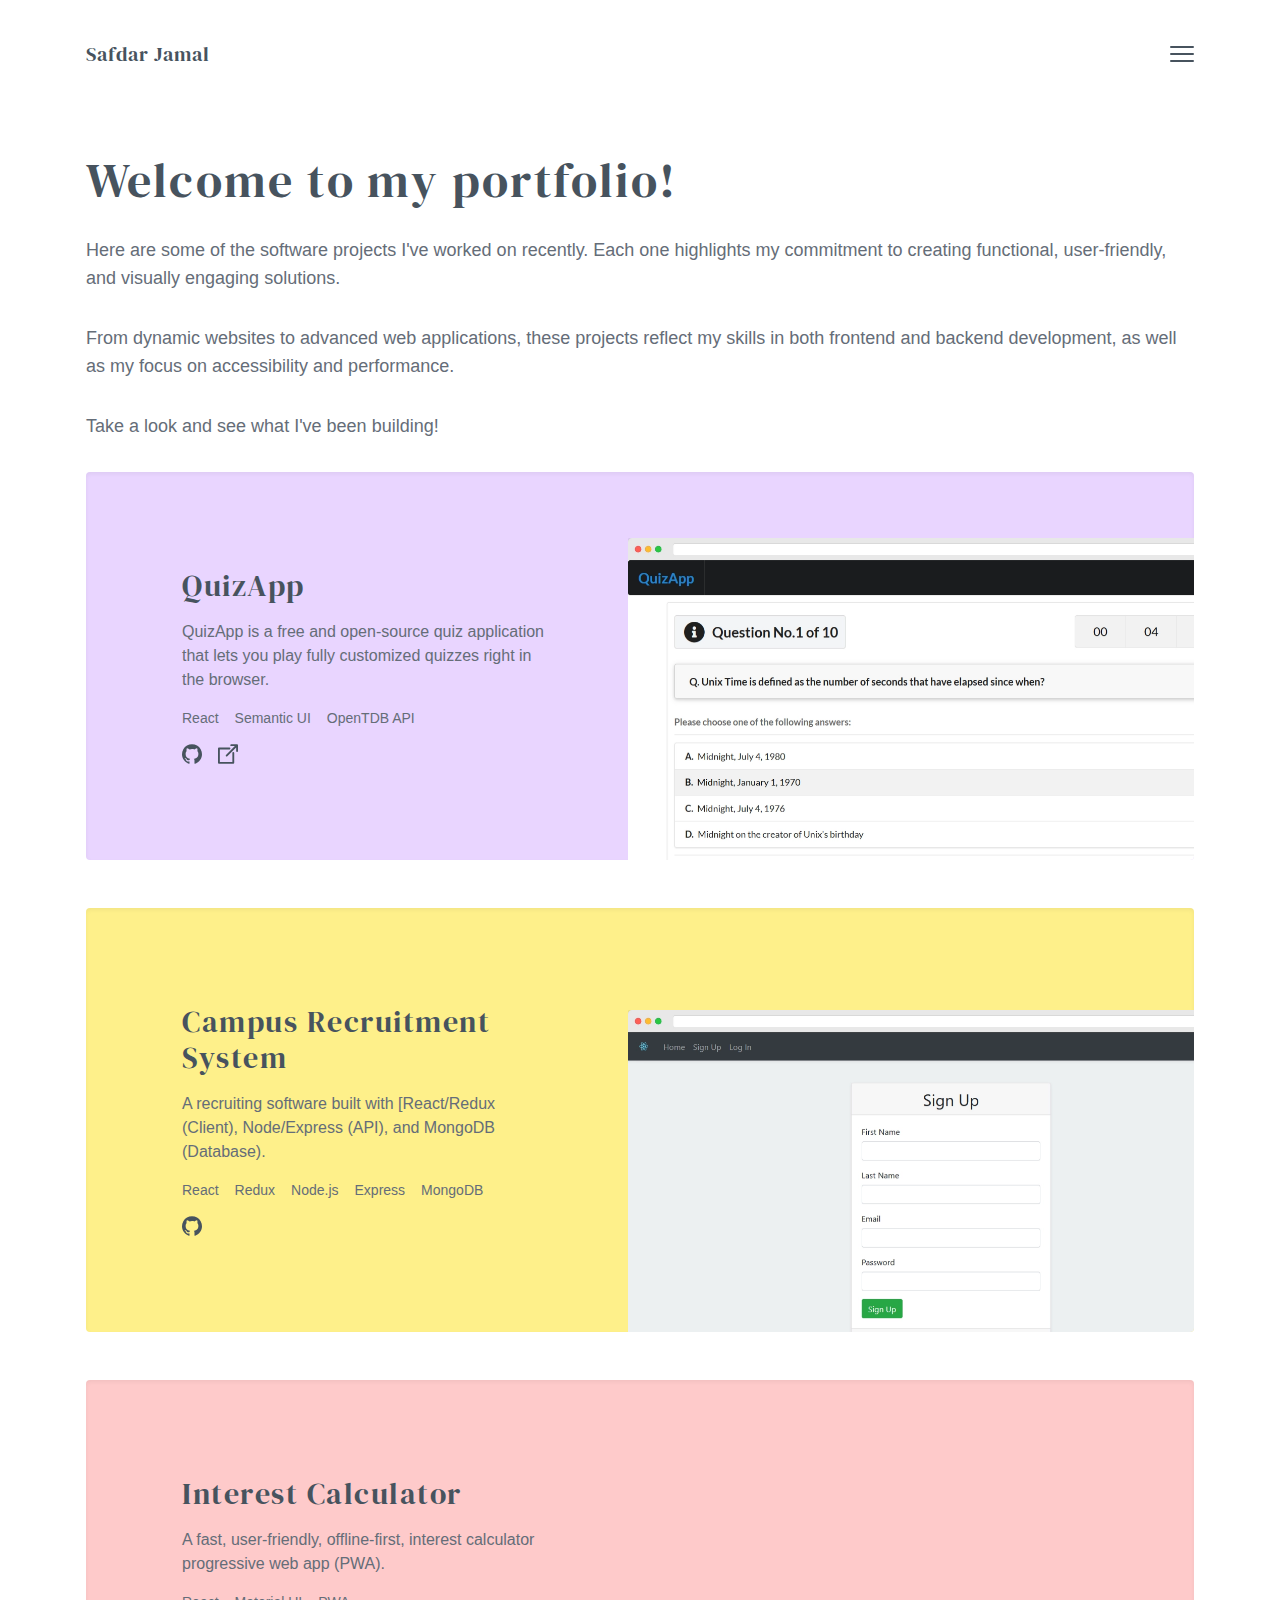
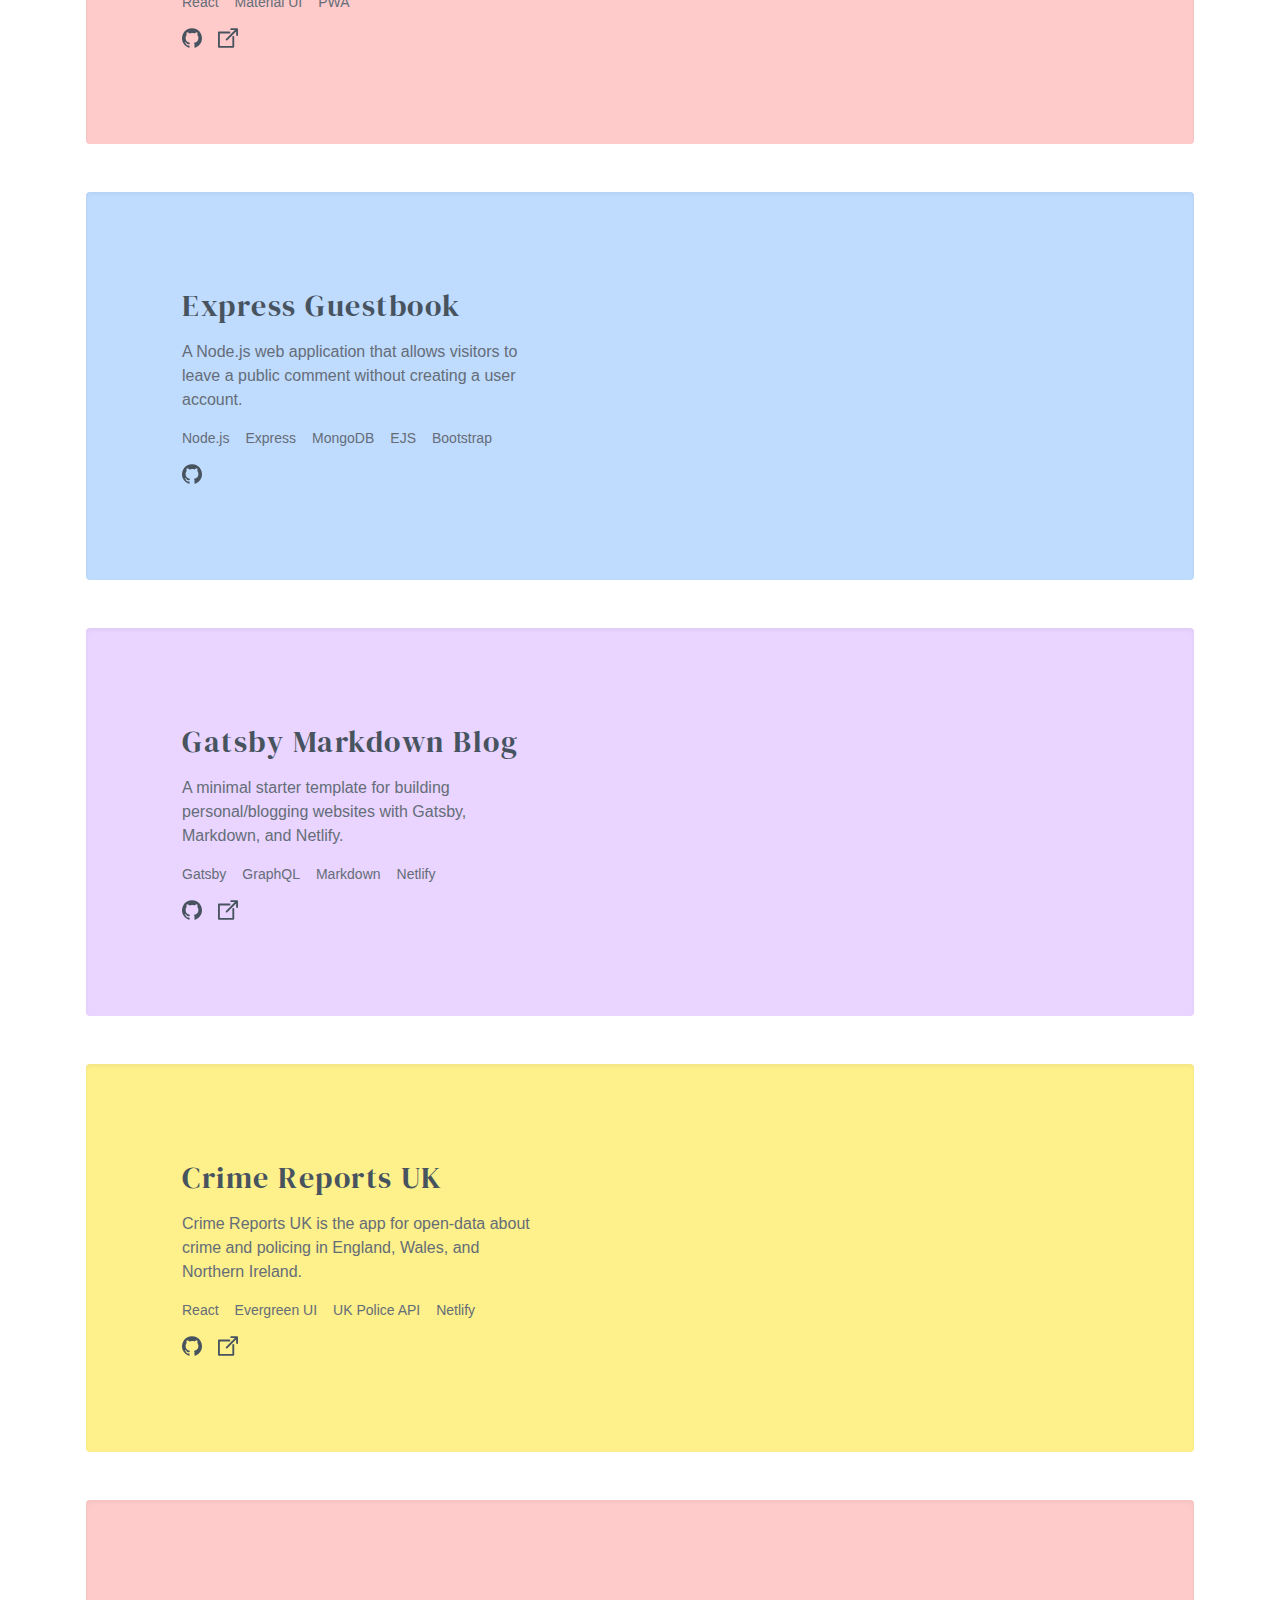
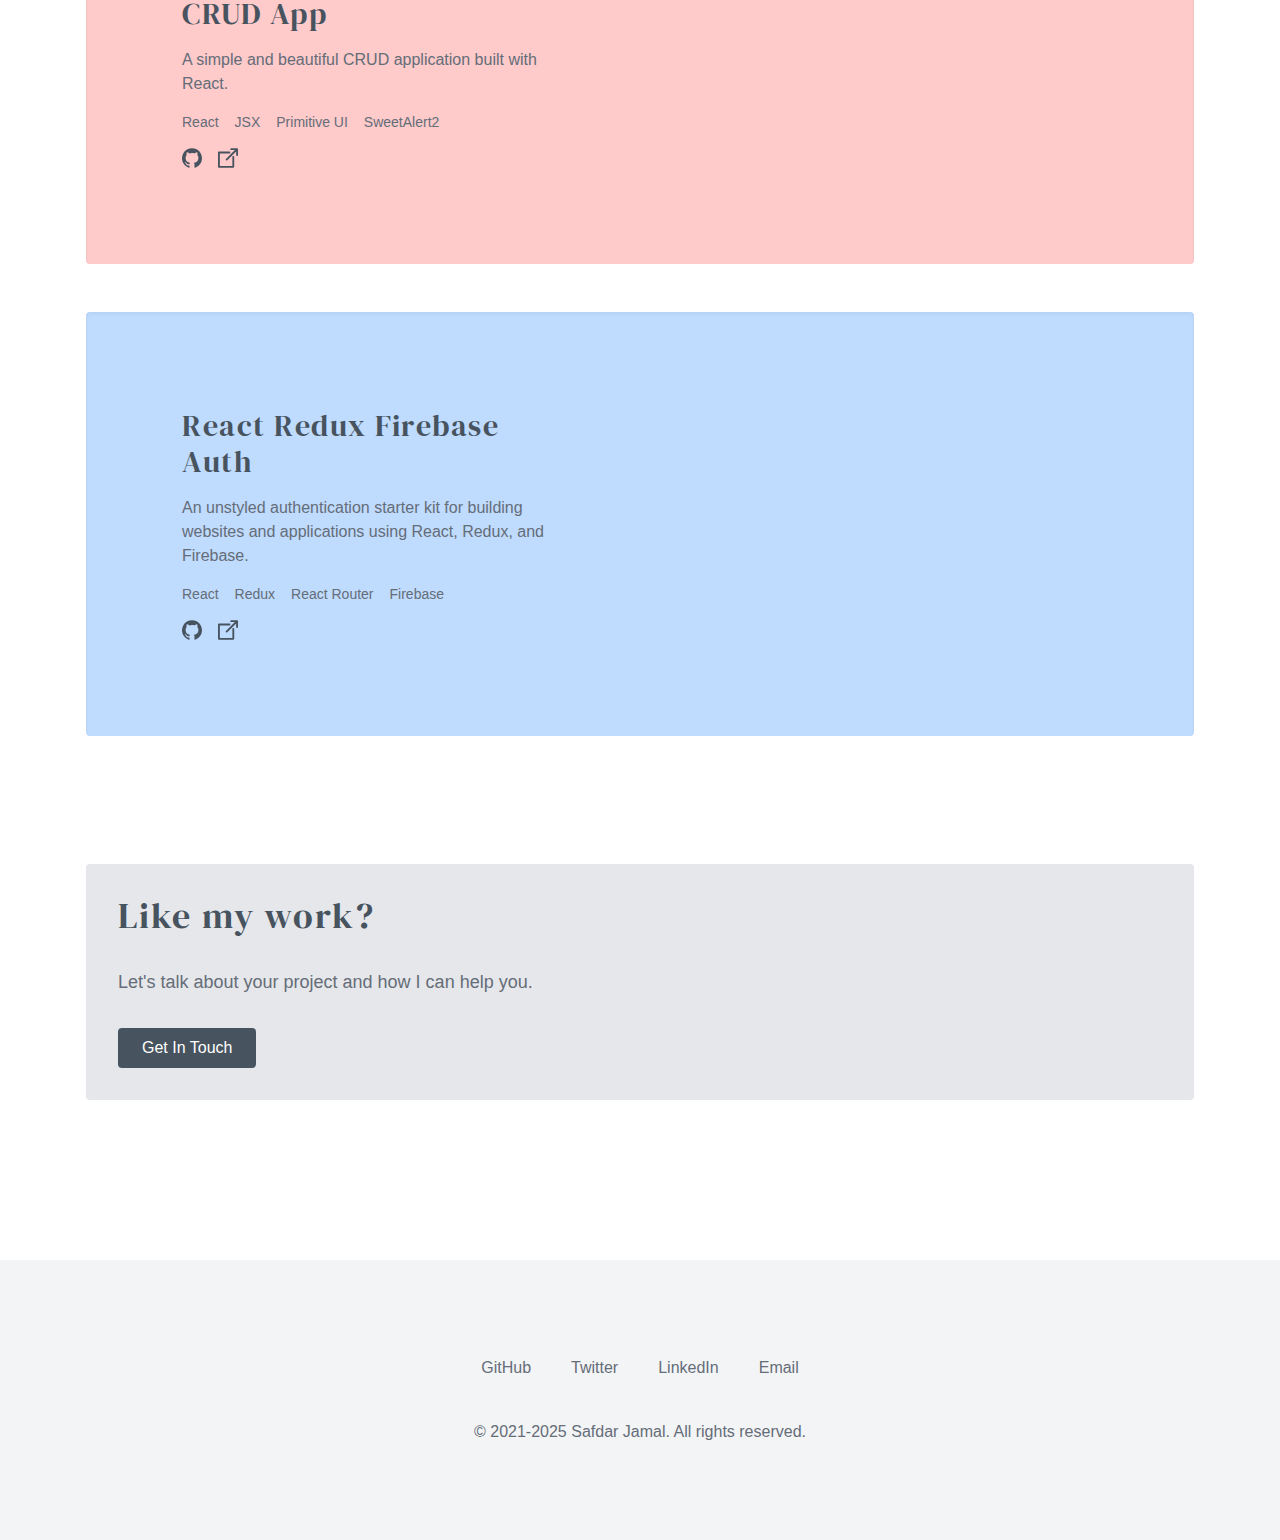
<file: portfolio/index.html>
<!DOCTYPE html><html lang="en"><head><meta charSet="utf-8"/><meta http-equiv="x-ua-compatible" content="ie=edge"/><meta name="viewport" content="width=device-width, initial-scale=1, shrink-to-fit=no"/><meta name="generator" content="Gatsby 5.14.1"/><meta name="theme-color" content="#ffffff"/><meta name="description" content="Here are some of the software projects I&#x27;ve worked on recently. Each one highlights my commitment to creating functional, user-friendly, and visually engaging solutions." data-gatsby-head="true"/><meta name="image" content="/static/social-538ce9077e35787aacb4da2aee722261.png" data-gatsby-head="true"/><meta property="og:locale" content="en_US" data-gatsby-head="true"/><meta property="og:type" content="website" data-gatsby-head="true"/><meta property="og:url" content="https://safdarjamal.github.io/portfolio/" data-gatsby-head="true"/><meta property="og:site_name" content="Safdar Jamal" data-gatsby-head="true"/><meta property="og:title" content="Portfolio | Safdar Jamal" data-gatsby-head="true"/><meta property="og:description" content="Here are some of the software projects I&#x27;ve worked on recently. Each one highlights my commitment to creating functional, user-friendly, and visually engaging solutions." data-gatsby-head="true"/><meta property="og:image" content="/static/social-538ce9077e35787aacb4da2aee722261.png" data-gatsby-head="true"/><meta name="twitter:card" content="summary_large_image" data-gatsby-head="true"/><meta name="twitter:creator" content="@_safdarjamal" data-gatsby-head="true"/><meta name="twitter:title" content="Portfolio | Safdar Jamal" data-gatsby-head="true"/><meta name="twitter:description" content="Here are some of the software projects I&#x27;ve worked on recently. Each one highlights my commitment to creating functional, user-friendly, and visually engaging solutions." data-gatsby-head="true"/><meta name="twitter:image" content="/static/social-538ce9077e35787aacb4da2aee722261.png" data-gatsby-head="true"/><style data-href="/styles.77613b98364f6611c75d.css" data-identity="gatsby-global-css">@import url(https://rsms.me/inter/inter.css);@import url(https://fonts.googleapis.com/css?family=DM+Serif+Display&display=swap);*,:after,:before{--tw-border-spacing-x:0;--tw-border-spacing-y:0;--tw-translate-x:0;--tw-translate-y:0;--tw-rotate:0;--tw-skew-x:0;--tw-skew-y:0;--tw-scale-x:1;--tw-scale-y:1;--tw-pan-x: ;--tw-pan-y: ;--tw-pinch-zoom: ;--tw-scroll-snap-strictness:proximity;--tw-gradient-from-position: ;--tw-gradient-via-position: ;--tw-gradient-to-position: ;--tw-ordinal: ;--tw-slashed-zero: ;--tw-numeric-figure: ;--tw-numeric-spacing: ;--tw-numeric-fraction: ;--tw-ring-inset: ;--tw-ring-offset-width:0px;--tw-ring-offset-color:#fff;--tw-ring-color:rgba(59,130,246,.5);--tw-ring-offset-shadow:0 0 #0000;--tw-ring-shadow:0 0 #0000;--tw-shadow:0 0 #0000;--tw-shadow-colored:0 0 #0000;--tw-blur: ;--tw-brightness: ;--tw-contrast: ;--tw-grayscale: ;--tw-hue-rotate: ;--tw-invert: ;--tw-saturate: ;--tw-sepia: ;--tw-drop-shadow: ;--tw-backdrop-blur: ;--tw-backdrop-brightness: ;--tw-backdrop-contrast: ;--tw-backdrop-grayscale: ;--tw-backdrop-hue-rotate: ;--tw-backdrop-invert: ;--tw-backdrop-opacity: ;--tw-backdrop-saturate: ;--tw-backdrop-sepia: ;--tw-contain-size: ;--tw-contain-layout: ;--tw-contain-paint: ;--tw-contain-style: }::backdrop{--tw-border-spacing-x:0;--tw-border-spacing-y:0;--tw-translate-x:0;--tw-translate-y:0;--tw-rotate:0;--tw-skew-x:0;--tw-skew-y:0;--tw-scale-x:1;--tw-scale-y:1;--tw-pan-x: ;--tw-pan-y: ;--tw-pinch-zoom: ;--tw-scroll-snap-strictness:proximity;--tw-gradient-from-position: ;--tw-gradient-via-position: ;--tw-gradient-to-position: ;--tw-ordinal: ;--tw-slashed-zero: ;--tw-numeric-figure: ;--tw-numeric-spacing: ;--tw-numeric-fraction: ;--tw-ring-inset: ;--tw-ring-offset-width:0px;--tw-ring-offset-color:#fff;--tw-ring-color:rgba(59,130,246,.5);--tw-ring-offset-shadow:0 0 #0000;--tw-ring-shadow:0 0 #0000;--tw-shadow:0 0 #0000;--tw-shadow-colored:0 0 #0000;--tw-blur: ;--tw-brightness: ;--tw-contrast: ;--tw-grayscale: ;--tw-hue-rotate: ;--tw-invert: ;--tw-saturate: ;--tw-sepia: ;--tw-drop-shadow: ;--tw-backdrop-blur: ;--tw-backdrop-brightness: ;--tw-backdrop-contrast: ;--tw-backdrop-grayscale: ;--tw-backdrop-hue-rotate: ;--tw-backdrop-invert: ;--tw-backdrop-opacity: ;--tw-backdrop-saturate: ;--tw-backdrop-sepia: ;--tw-contain-size: ;--tw-contain-layout: ;--tw-contain-paint: ;--tw-contain-style: }

/*
! tailwindcss v3.4.17 | MIT License | https://tailwindcss.com
*/*,:after,:before{border:0 solid #e5e7eb;box-sizing:border-box}:after,:before{--tw-content:""}:host,html{-webkit-text-size-adjust:100%;font-feature-settings:normal;-webkit-tap-highlight-color:transparent;font-family:ui-sans-serif,system-ui,sans-serif,Apple Color Emoji,Segoe UI Emoji,Segoe UI Symbol,Noto Color Emoji;font-variation-settings:normal;line-height:1.5;-moz-tab-size:4;-o-tab-size:4;tab-size:4}body{line-height:inherit;margin:0}hr{border-top-width:1px;color:inherit;height:0}abbr:where([title]){-webkit-text-decoration:underline dotted;text-decoration:underline dotted}h1,h2,h3,h4,h5,h6{font-size:inherit;font-weight:inherit}a{color:inherit;text-decoration:inherit}b,strong{font-weight:bolder}code,kbd,pre,samp{font-feature-settings:normal;font-family:ui-monospace,SFMono-Regular,Menlo,Monaco,Consolas,Liberation Mono,Courier New,monospace;font-size:1em;font-variation-settings:normal}small{font-size:80%}sub,sup{font-size:75%;line-height:0;position:relative;vertical-align:baseline}sub{bottom:-.25em}sup{top:-.5em}table{border-collapse:collapse;border-color:inherit;text-indent:0}button,input,optgroup,select,textarea{font-feature-settings:inherit;color:inherit;font-family:inherit;font-size:100%;font-variation-settings:inherit;font-weight:inherit;letter-spacing:inherit;line-height:inherit;margin:0;padding:0}button,select{text-transform:none}button,input:where([type=button]),input:where([type=reset]),input:where([type=submit]){-webkit-appearance:button;background-color:transparent;background-image:none}:-moz-focusring{outline:auto}:-moz-ui-invalid{box-shadow:none}progress{vertical-align:baseline}::-webkit-inner-spin-button,::-webkit-outer-spin-button{height:auto}[type=search]{-webkit-appearance:textfield;outline-offset:-2px}::-webkit-search-decoration{-webkit-appearance:none}::-webkit-file-upload-button{-webkit-appearance:button;font:inherit}summary{display:list-item}blockquote,dd,dl,figure,h1,h2,h3,h4,h5,h6,hr,p,pre{margin:0}fieldset{margin:0}fieldset,legend{padding:0}menu,ol,ul{list-style:none;margin:0;padding:0}dialog{padding:0}textarea{resize:vertical}input::-moz-placeholder,textarea::-moz-placeholder{color:#9ca3af;opacity:1}input::placeholder,textarea::placeholder{color:#9ca3af;opacity:1}[role=button],button{cursor:pointer}:disabled{cursor:default}audio,canvas,embed,iframe,img,object,svg,video{display:block;vertical-align:middle}img,video{height:auto;max-width:100%}[hidden]:where(:not([hidden=until-found])){display:none}h1,h2,h3,h4,h5,h6{--tw-text-opacity:1;color:rgb(71 83 94/var(--tw-text-opacity,1));font-family:DM Serif Display,serif;letter-spacing:.05em;line-height:1.25}header a h2:after,header a h3:after,header a h4:after,header a h5:after,header a h6:after,header ah1:after{--tw-bg-opacity:1;background-color:rgb(71 83 94/var(--tw-bg-opacity,1))}.max-height{height:calc(100vh - 350px)}.link{--tw-text-opacity:1;border-bottom:1px solid #d2d4db;color:rgb(101 109 120/var(--tw-text-opacity,1));padding-bottom:.55556rem;transition:.3s ease}.about.link{padding-bottom:0}@keyframes bounce{0%{left:0}20%{left:10px}40%{left:0}to{left:0}}.arrow{animation:bounce 3s infinite;animation-timing-function:cubic-bezier(.28,.84,.42,1);position:relative}.link:hover{--tw-border-opacity:1;--tw-text-opacity:1;border-color:rgb(71 83 94/var(--tw-border-opacity,1));color:rgb(71 83 94/var(--tw-text-opacity,1))}header a.link:hover:after{--tw-bg-opacity:1;background-color:rgb(71 83 94/var(--tw-bg-opacity,1))}p{line-height:1.5}form input,form textarea{background-color:#f6f6f6;border-color:#f6f6f6}body{--tw-text-opacity:1;box-sizing:border-box;color:rgb(255 255 255/var(--tw-text-opacity,1));font-family:Inter,-apple-system,sans-serif}.contain{max-width:1140px}.contain,.contain-sm{margin-left:auto;margin-right:auto;padding-left:1rem;padding-right:1rem;width:100%}.contain-sm{max-width:900px}.button{--tw-border-opacity:1;border-color:rgb(255 255 255/var(--tw-border-opacity,1));border-width:1px;display:inline-block;padding:.75rem 1.5rem;transition-duration:.2s;transition-property:color,background-color,border-color,text-decoration-color,fill,stroke,opacity,box-shadow,transform,filter,-webkit-backdrop-filter;transition-property:color,background-color,border-color,text-decoration-color,fill,stroke,opacity,box-shadow,transform,filter,backdrop-filter;transition-property:color,background-color,border-color,text-decoration-color,fill,stroke,opacity,box-shadow,transform,filter,backdrop-filter,-webkit-backdrop-filter;transition-timing-function:cubic-bezier(.4,0,.2,1);transition-timing-function:linear}.button:hover{--tw-bg-opacity:1;--tw-text-opacity:1;background-color:rgb(255 255 255/var(--tw-bg-opacity,1));color:rgb(0 0 0/var(--tw-text-opacity,1))}@keyframes slideIn{0%{transform:translateY(-100%)}to{transform:translateY(0)}}@keyframes slideOut{0%{transform:translateY(0)}to{transform:translateY(100%)}}@keyframes showMenu{0%{opacity:0;transform:translateY(100px)}to{opacity:1;transform:translateY(0)}}.absolute{position:absolute}.relative{position:relative}.sticky{position:sticky}.bottom-0{bottom:0}.right-0{right:0}.top-0{top:0}.z-50{z-index:50}.mx-3{margin-left:.75rem;margin-right:.75rem}.my-4{margin-bottom:1rem;margin-top:1rem}.my-6{margin-bottom:1.5rem;margin-top:1.5rem}.my-8{margin-bottom:2rem;margin-top:2rem}.mb-1{margin-bottom:.25rem}.mb-12{margin-bottom:3rem}.mb-32{margin-bottom:8rem}.mb-4{margin-bottom:1rem}.mb-6{margin-bottom:1.5rem}.mb-8{margin-bottom:2rem}.ml-5{margin-left:1.25rem}.mr-10{margin-right:2.5rem}.mr-4{margin-right:1rem}.mt-0{margin-top:0}.mt-10{margin-top:2.5rem}.mt-16{margin-top:4rem}.mt-32{margin-top:8rem}.mt-4{margin-top:1rem}.mt-40{margin-top:10rem}.mt-5{margin-top:1.25rem}.mt-8{margin-top:2rem}.block{display:block}.flex{display:flex}.table{display:table}.hidden{display:none}.h-40{height:10rem}.w-12{width:3rem}.w-3\/6{width:50%}.w-full{width:100%}.max-w-2xl{max-width:42rem}.max-w-md{max-width:28rem}.transform{transform:translate(var(--tw-translate-x),var(--tw-translate-y)) rotate(var(--tw-rotate)) skewX(var(--tw-skew-x)) skewY(var(--tw-skew-y)) scaleX(var(--tw-scale-x)) scaleY(var(--tw-scale-y))}.resize-none{resize:none}.list-disc{list-style-type:disc}.appearance-none{-webkit-appearance:none;-moz-appearance:none;appearance:none}.flex-col{flex-direction:column}.flex-wrap{flex-wrap:wrap}.items-end{align-items:flex-end}.items-center{align-items:center}.justify-center{justify-content:center}.justify-between{justify-content:space-between}.overflow-hidden{overflow:hidden}.rounded{border-radius:.25rem}.border{border-width:1px}.border-b{border-bottom-width:1px}.border-border{--tw-border-opacity:1;border-color:rgb(205 207 211/var(--tw-border-opacity,1))}.bg-blue-200{--tw-bg-opacity:1;background-color:rgb(191 219 254/var(--tw-bg-opacity,1))}.bg-gray-100{--tw-bg-opacity:1;background-color:rgb(243 244 246/var(--tw-bg-opacity,1))}.bg-gray-200{--tw-bg-opacity:1;background-color:rgb(229 231 235/var(--tw-bg-opacity,1))}.bg-ltgray{--tw-bg-opacity:1;background-color:rgb(171 178 188/var(--tw-bg-opacity,1))}.bg-primary{--tw-bg-opacity:1;background-color:rgb(71 83 94/var(--tw-bg-opacity,1))}.bg-purple-200{--tw-bg-opacity:1;background-color:rgb(233 213 255/var(--tw-bg-opacity,1))}.bg-red-200{--tw-bg-opacity:1;background-color:rgb(254 202 202/var(--tw-bg-opacity,1))}.bg-white{--tw-bg-opacity:1;background-color:rgb(255 255 255/var(--tw-bg-opacity,1))}.bg-yellow-200{--tw-bg-opacity:1;background-color:rgb(254 240 138/var(--tw-bg-opacity,1))}.p-10{padding:2.5rem}.p-2{padding:.5rem}.p-8{padding:2rem}.px-2{padding-left:.5rem;padding-right:.5rem}.px-6{padding-left:1.5rem;padding-right:1.5rem}.py-2{padding-bottom:.5rem;padding-top:.5rem}.py-24{padding-bottom:6rem;padding-top:6rem}.py-6{padding-bottom:1.5rem;padding-top:1.5rem}.text-center{text-align:center}.font-heading{font-family:DM Serif Display,serif}.text-2xl{font-size:1.5rem;line-height:2rem}.text-3xl{font-size:1.875rem;line-height:2.25rem}.text-sm{font-size:.875rem;line-height:1.25rem}.text-xl{font-size:1.25rem;line-height:1.75rem}.leading-5{line-height:1.25rem}.leading-tight{line-height:1.25}.tracking-wider{letter-spacing:.05em}.text-mdgray{--tw-text-opacity:1;color:rgb(101 109 120/var(--tw-text-opacity,1))}.text-offgray{--tw-text-opacity:1;color:rgb(160 160 162/var(--tw-text-opacity,1))}.text-primary{--tw-text-opacity:1;color:rgb(71 83 94/var(--tw-text-opacity,1))}.text-white{--tw-text-opacity:1;color:rgb(255 255 255/var(--tw-text-opacity,1))}.shadow-inner{--tw-shadow:inset 0 2px 4px 0 rgba(0,0,0,.05);--tw-shadow-colored:inset 0 2px 4px 0 var(--tw-shadow-color);box-shadow:var(--tw-ring-offset-shadow,0 0 #0000),var(--tw-ring-shadow,0 0 #0000),var(--tw-shadow)}.transition{transition-duration:.15s;transition-property:color,background-color,border-color,text-decoration-color,fill,stroke,opacity,box-shadow,transform,filter,-webkit-backdrop-filter;transition-property:color,background-color,border-color,text-decoration-color,fill,stroke,opacity,box-shadow,transform,filter,backdrop-filter;transition-property:color,background-color,border-color,text-decoration-color,fill,stroke,opacity,box-shadow,transform,filter,backdrop-filter,-webkit-backdrop-filter;transition-timing-function:cubic-bezier(.4,0,.2,1)}.transition-colors{transition-property:color,background-color,border-color,text-decoration-color,fill,stroke;transition-timing-function:cubic-bezier(.4,0,.2,1)}.duration-150,.transition-colors{transition-duration:.15s}.duration-300{transition-duration:.3s}.ease-in-out{transition-timing-function:cubic-bezier(.4,0,.2,1)}header a{position:relative;transition:.3s ease}header a.active:after,header a:hover:after{background-color:#fff;width:100%}header a.text-primary:after{--tw-bg-opacity:1;background-color:rgb(71 83 94/var(--tw-bg-opacity,1))}header a:after{background-color:#a0a0a2;bottom:0;content:"";height:1px;position:absolute;width:0}header a:after,header nav{left:0;transition:.3s ease}header nav{--tw-bg-opacity:1;background-color:rgb(71 83 94/var(--tw-bg-opacity,1));display:none;height:100%;position:fixed;top:0;transform:translateY(-100%);width:100%;z-index:1}header nav.active{animation:slideIn .4s cubic-bezier(.645,.05,.355,1) both;animation-fill-mode:both;animation-play-state:running;display:block;visibility:visible}header nav.active .menu{animation:showMenu .4s ease both;animation-delay:.4s}header nav.hidden{animation:slideOut .4s cubic-bezier(.645,.05,.355,1) both;animation-fill-mode:both;animation-play-state:running;display:block;transform:translateY(-100%)}.hamburger div{border-radius:1px;height:2px;margin-bottom:5px;transition:.3s;width:24px}.hamburger div:last-of-type{margin-bottom:0}.hamburger.active div:first-of-type{background-color:#fff;transform:rotate(-45deg) translate(-4px,6px)}.hamburger.active div:first-of-type+div{opacity:0;width:0}.hamburger.active div:last-of-type{background-color:#fff;transform:rotate(45deg) translate(-4px,-6px);width:24px}.hover\:scale-105:hover{--tw-scale-x:1.05;--tw-scale-y:1.05;transform:translate(var(--tw-translate-x),var(--tw-translate-y)) rotate(var(--tw-rotate)) skewX(var(--tw-skew-x)) skewY(var(--tw-skew-y)) scaleX(var(--tw-scale-x)) scaleY(var(--tw-scale-y))}.hover\:text-white:hover{--tw-text-opacity:1;color:rgb(255 255 255/var(--tw-text-opacity,1))}.focus\:border-ltgray:focus{--tw-border-opacity:1;border-color:rgb(171 178 188/var(--tw-border-opacity,1))}.focus\:outline-none:focus{outline:2px solid transparent;outline-offset:2px}@media (min-width:640px){.sm\:-mb-16{margin-bottom:-4rem}.sm\:mb-0{margin-bottom:0}.sm\:ml-4{margin-left:1rem}.sm\:mr-4{margin-right:1rem}.sm\:w-1\/2{width:50%}.sm\:flex-row{flex-direction:row}}@media (min-width:768px){.md\:my-16{margin-bottom:4rem;margin-top:4rem}.md\:my-32{margin-bottom:8rem;margin-top:8rem}.md\:-mr-40{margin-right:-10rem}.md\:mt-16{margin-top:4rem}.md\:block{display:block}.md\:w-7\/12{width:58.333333%}.md\:w-8\/12{width:66.666667%}.md\:p-24{padding:6rem}.md\:text-3xl{font-size:1.875rem;line-height:2.25rem}.md\:text-4xl{font-size:2.25rem;line-height:2.5rem}.md\:text-5xl{font-size:3rem;line-height:1}.md\:text-lg{font-size:1.125rem;line-height:1.75rem}}@media (min-width:1024px){.lg\:-mb-16{margin-bottom:-4rem}.lg\:-mr-20{margin-right:-5rem}.lg\:w-6\/12{width:50%}.lg\:w-7\/12{width:58.333333%}}</style><style>.gatsby-image-wrapper{position:relative;overflow:hidden}.gatsby-image-wrapper picture.object-fit-polyfill{position:static!important}.gatsby-image-wrapper img{bottom:0;height:100%;left:0;margin:0;max-width:none;padding:0;position:absolute;right:0;top:0;width:100%;object-fit:cover}.gatsby-image-wrapper [data-main-image]{opacity:0;transform:translateZ(0);transition:opacity .25s linear;will-change:opacity}.gatsby-image-wrapper-constrained{display:inline-block;vertical-align:top}</style><noscript><style>.gatsby-image-wrapper noscript [data-main-image]{opacity:1!important}.gatsby-image-wrapper [data-placeholder-image]{opacity:0!important}</style></noscript><script type="module">const e="undefined"!=typeof HTMLImageElement&&"loading"in HTMLImageElement.prototype;e&&document.body.addEventListener("load",(function(e){const t=e.target;if(void 0===t.dataset.mainImage)return;if(void 0===t.dataset.gatsbyImageSsr)return;let a=null,n=t;for(;null===a&&n;)void 0!==n.parentNode.dataset.gatsbyImageWrapper&&(a=n.parentNode),n=n.parentNode;const o=a.querySelector("[data-placeholder-image]"),r=new Image;r.src=t.currentSrc,r.decode().catch((()=>{})).then((()=>{t.style.opacity=1,o&&(o.style.opacity=0,o.style.transition="opacity 500ms linear")}))}),!0);</script><link rel="sitemap" type="application/xml" href="/sitemap-index.xml"/><link rel="icon" href="/favicon-32x32.png?v=764a474262a830ffc03407d40b667fcc" type="image/png"/><link rel="manifest" href="/manifest.webmanifest" crossorigin="anonymous"/><link rel="apple-touch-icon" sizes="48x48" href="/icons/icon-48x48.png?v=764a474262a830ffc03407d40b667fcc"/><link rel="apple-touch-icon" sizes="72x72" href="/icons/icon-72x72.png?v=764a474262a830ffc03407d40b667fcc"/><link rel="apple-touch-icon" sizes="96x96" href="/icons/icon-96x96.png?v=764a474262a830ffc03407d40b667fcc"/><link rel="apple-touch-icon" sizes="144x144" href="/icons/icon-144x144.png?v=764a474262a830ffc03407d40b667fcc"/><link rel="apple-touch-icon" sizes="192x192" href="/icons/icon-192x192.png?v=764a474262a830ffc03407d40b667fcc"/><link rel="apple-touch-icon" sizes="256x256" href="/icons/icon-256x256.png?v=764a474262a830ffc03407d40b667fcc"/><link rel="apple-touch-icon" sizes="384x384" href="/icons/icon-384x384.png?v=764a474262a830ffc03407d40b667fcc"/><link rel="apple-touch-icon" sizes="512x512" href="/icons/icon-512x512.png?v=764a474262a830ffc03407d40b667fcc"/><title data-gatsby-head="true">Portfolio | Safdar Jamal </title></head><body><div id="___gatsby"><div style="outline:none" tabindex="-1" id="gatsby-focus-wrapper"><div class="relative"><header class="sticky top-0 z-50 bg-white py-6 mt-4"><div class="contain flex items-center justify-between"><a class="font-heading text-xl tracking-wider z-50 transition-colors duration-300 text-primary" href="/">Safdar Jamal</a><div role="button" aria-label="Toggle navigation" tabindex="0" class="hamburger relative block z-50 pointer focus:outline-none "><div class="bg-primary"></div><div class="bg-primary"></div><div class="bg-primary"></div></div><nav class=""><div class="menu mt-32 contain flex flex-col font-heading text-3xl tracking-wider items-end"><a class="mb-8 hover:text-white text-offgray" href="/">Home</a><a class="mb-8 hover:text-white text-offgray" href="/about/">About</a><a aria-current="page" class="mb-8 hover:text-white text-white active" href="/portfolio/">Portfolio</a><a class="mb-8 hover:text-white text-offgray" href="/contact/">Contact</a></div></nav></div></header><main><section class="contain mt-8 md:mt-16"><h1 class="text-3xl md:text-5xl">Welcome to my portfolio!</h1><p class="text-mdgray my-8 md:text-lg">Here are some of the software projects I&#x27;ve worked on recently. Each one highlights my commitment to creating functional, user-friendly, and visually engaging solutions.</p><p class="text-mdgray my-8 md:text-lg">From dynamic websites to advanced web applications, these projects reflect my skills in both frontend and backend development, as well as my focus on accessibility and performance.</p><p class="text-mdgray my-8 md:text-lg">Take a look and see what I&#x27;ve been building!</p><div><div class="bg-purple-200 mb-12 relative overflow-hidden rounded transform transition duration-150 ease-in-out hover:scale-105 shadow-inner"><div class="md:w-7/12 lg:w-6/12 p-10 md:p-24"><h3 class="text-xl md:text-3xl">QuizApp</h3><p class="text-mdgray my-4">QuizApp is a free and open-source quiz application that lets you play fully customized quizzes right in the browser.</p><ul class="flex mb-4 text-mdgray text-sm"><li class="mr-4">React</li><li class="mr-4">Semantic UI</li><li class="">OpenTDB API</li></ul><div class="flex"><a href="https://github.com/SafdarJamal/quiz-app" target="_blank" rel="noopener noreferrer" class="mr-4"><svg width="20" height="20" fill="none" xmlns="http://www.w3.org/2000/svg"><title>Source Code</title><path d="M18.658 5.225a9.956 9.956 0 00-3.639-3.64C13.487.693 11.814.246 10 .246c-1.813 0-3.487.447-5.019 1.34a9.955 9.955 0 00-3.639 3.64C.447 6.757 0 8.43 0 10.245c0 2.178.636 4.138 1.908 5.878 1.271 1.74 2.914 2.945 4.928 3.613.234.044.408.013.52-.09a.51.51 0 00.17-.391l-.007-.703c-.004-.443-.006-.83-.006-1.16l-.3.053c-.19.035-.432.05-.723.045a5.504 5.504 0 01-.904-.09 2.021 2.021 0 01-.873-.391 1.652 1.652 0 01-.573-.8l-.13-.3a3.25 3.25 0 00-.41-.664c-.187-.244-.375-.408-.566-.495l-.091-.065a.957.957 0 01-.17-.157.715.715 0 01-.117-.182c-.026-.061-.004-.11.065-.15.07-.04.195-.058.378-.058l.26.039c.174.034.389.138.645.312s.466.4.631.677c.2.356.44.627.723.814.282.186.566.28.853.28.286 0 .533-.022.742-.065a2.59 2.59 0 00.586-.196c.078-.582.29-1.028.638-1.34a8.92 8.92 0 01-1.335-.235 5.311 5.311 0 01-1.224-.508 3.505 3.505 0 01-1.048-.873c-.278-.347-.506-.803-.684-1.367-.177-.564-.266-1.215-.266-1.953 0-1.05.343-1.944 1.028-2.682-.321-.79-.29-1.675.091-2.656.252-.078.625-.02 1.12.176.495.195.857.362 1.087.5.23.14.415.257.554.352a9.245 9.245 0 012.5-.338c.859 0 1.693.113 2.5.338l.495-.312a7.01 7.01 0 011.197-.573c.46-.173.812-.221 1.055-.143.39.98.426 1.866.104 2.656.686.738 1.03 1.632 1.03 2.682 0 .738-.09 1.391-.268 1.96-.178.569-.407 1.024-.69 1.367a3.642 3.642 0 01-1.054.866c-.421.234-.83.403-1.224.508-.396.104-.84.182-1.335.234.451.39.677 1.007.677 1.85v2.746c0 .156.054.287.163.39.108.105.28.135.514.092 2.014-.669 3.657-1.873 4.928-3.613 1.272-1.74 1.908-3.7 1.908-5.88 0-1.813-.448-3.486-1.342-5.018z" fill="#47535E"></path></svg></a><a href="https://safdarjamal.github.io/quiz-app/" target="_blank" rel="noopener noreferrer"><svg width="20" height="20" fill="none" xmlns="http://www.w3.org/2000/svg"><title>Live</title><g clip-path="url(#clip0)" fill="#47535E"><path d="M19.076.222H13.22a.924.924 0 100 1.848h3.625l-8.86 8.86a.924.924 0 001.307 1.306l8.86-8.86v3.626a.924.924 0 101.848 0V1.146a.925.925 0 00-.924-.924z"></path><path d="M15.296 7.925a.924.924 0 00-.924.924v9.081H1.848V5.406h9.627a.924.924 0 100-1.848H.924A.924.924 0 000 4.482v14.372a.924.924 0 00.924.924h14.372a.924.924 0 00.924-.924V8.85a.924.924 0 00-.924-.924z"></path></g><defs><clipPath id="clip0"><path fill="#fff" d="M0 0h20v20H0z"></path></clipPath></defs></svg></a></div></div><div class="hidden md:block absolute bottom-0 right-0 md:w-8/12 lg:w-7/12 h-62 sm:-mb-16 md:-mr-40 lg:-mb-16 lg:-mr-20"><div data-gatsby-image-wrapper="" class="gatsby-image-wrapper"><div aria-hidden="true" style="padding-top:59.68750000000001%"></div><img aria-hidden="true" data-placeholder-image="" style="opacity:1;transition:opacity 500ms linear" decoding="async" src="[data-uri]" alt=""/><picture><source type="image/webp" data-srcset="/static/e3e5f637d24c266d113a07beeff70f92/55bfd/quiz-app.webp 750w,/static/e3e5f637d24c266d113a07beeff70f92/cc882/quiz-app.webp 1080w,/static/e3e5f637d24c266d113a07beeff70f92/a99e9/quiz-app.webp 1280w" sizes="100vw"/><img data-gatsby-image-ssr="" data-main-image="" style="opacity:0" sizes="100vw" decoding="async" loading="lazy" data-src="/static/e3e5f637d24c266d113a07beeff70f92/8d511/quiz-app.png" data-srcset="/static/e3e5f637d24c266d113a07beeff70f92/2a9b9/quiz-app.png 750w,/static/e3e5f637d24c266d113a07beeff70f92/438c8/quiz-app.png 1080w,/static/e3e5f637d24c266d113a07beeff70f92/8d511/quiz-app.png 1280w" alt="QuizApp"/></picture><noscript><picture><source type="image/webp" srcSet="/static/e3e5f637d24c266d113a07beeff70f92/55bfd/quiz-app.webp 750w,/static/e3e5f637d24c266d113a07beeff70f92/cc882/quiz-app.webp 1080w,/static/e3e5f637d24c266d113a07beeff70f92/a99e9/quiz-app.webp 1280w" sizes="100vw"/><img data-gatsby-image-ssr="" data-main-image="" style="opacity:0" sizes="100vw" decoding="async" loading="lazy" src="/static/e3e5f637d24c266d113a07beeff70f92/8d511/quiz-app.png" srcSet="/static/e3e5f637d24c266d113a07beeff70f92/2a9b9/quiz-app.png 750w,/static/e3e5f637d24c266d113a07beeff70f92/438c8/quiz-app.png 1080w,/static/e3e5f637d24c266d113a07beeff70f92/8d511/quiz-app.png 1280w" alt="QuizApp"/></picture></noscript><script type="module">const t="undefined"!=typeof HTMLImageElement&&"loading"in HTMLImageElement.prototype;if(t){const t=document.querySelectorAll("img[data-main-image]");for(let e of t){e.dataset.src&&(e.setAttribute("src",e.dataset.src),e.removeAttribute("data-src")),e.dataset.srcset&&(e.setAttribute("srcset",e.dataset.srcset),e.removeAttribute("data-srcset"));const t=e.parentNode.querySelectorAll("source[data-srcset]");for(let e of t)e.setAttribute("srcset",e.dataset.srcset),e.removeAttribute("data-srcset");e.complete&&(e.style.opacity=1,e.parentNode.parentNode.querySelector("[data-placeholder-image]").style.opacity=0)}}</script></div></div></div><div class="bg-yellow-200 mb-12 relative overflow-hidden rounded transform transition duration-150 ease-in-out hover:scale-105 shadow-inner"><div class="md:w-7/12 lg:w-6/12 p-10 md:p-24"><h3 class="text-xl md:text-3xl">Campus Recruitment System</h3><p class="text-mdgray my-4">A recruiting software built with [React/Redux (Client), Node/Express (API), and MongoDB (Database).</p><ul class="flex mb-4 text-mdgray text-sm"><li class="mr-4">React</li><li class="mr-4">Redux</li><li class="mr-4">Node.js</li><li class="mr-4">Express</li><li class="">MongoDB</li></ul><div class="flex"><a href="https://github.com/SafdarJamal/campus-recruitment-system" target="_blank" rel="noopener noreferrer" class="mr-4"><svg width="20" height="20" fill="none" xmlns="http://www.w3.org/2000/svg"><title>Source Code</title><path d="M18.658 5.225a9.956 9.956 0 00-3.639-3.64C13.487.693 11.814.246 10 .246c-1.813 0-3.487.447-5.019 1.34a9.955 9.955 0 00-3.639 3.64C.447 6.757 0 8.43 0 10.245c0 2.178.636 4.138 1.908 5.878 1.271 1.74 2.914 2.945 4.928 3.613.234.044.408.013.52-.09a.51.51 0 00.17-.391l-.007-.703c-.004-.443-.006-.83-.006-1.16l-.3.053c-.19.035-.432.05-.723.045a5.504 5.504 0 01-.904-.09 2.021 2.021 0 01-.873-.391 1.652 1.652 0 01-.573-.8l-.13-.3a3.25 3.25 0 00-.41-.664c-.187-.244-.375-.408-.566-.495l-.091-.065a.957.957 0 01-.17-.157.715.715 0 01-.117-.182c-.026-.061-.004-.11.065-.15.07-.04.195-.058.378-.058l.26.039c.174.034.389.138.645.312s.466.4.631.677c.2.356.44.627.723.814.282.186.566.28.853.28.286 0 .533-.022.742-.065a2.59 2.59 0 00.586-.196c.078-.582.29-1.028.638-1.34a8.92 8.92 0 01-1.335-.235 5.311 5.311 0 01-1.224-.508 3.505 3.505 0 01-1.048-.873c-.278-.347-.506-.803-.684-1.367-.177-.564-.266-1.215-.266-1.953 0-1.05.343-1.944 1.028-2.682-.321-.79-.29-1.675.091-2.656.252-.078.625-.02 1.12.176.495.195.857.362 1.087.5.23.14.415.257.554.352a9.245 9.245 0 012.5-.338c.859 0 1.693.113 2.5.338l.495-.312a7.01 7.01 0 011.197-.573c.46-.173.812-.221 1.055-.143.39.98.426 1.866.104 2.656.686.738 1.03 1.632 1.03 2.682 0 .738-.09 1.391-.268 1.96-.178.569-.407 1.024-.69 1.367a3.642 3.642 0 01-1.054.866c-.421.234-.83.403-1.224.508-.396.104-.84.182-1.335.234.451.39.677 1.007.677 1.85v2.746c0 .156.054.287.163.39.108.105.28.135.514.092 2.014-.669 3.657-1.873 4.928-3.613 1.272-1.74 1.908-3.7 1.908-5.88 0-1.813-.448-3.486-1.342-5.018z" fill="#47535E"></path></svg></a><a href="https://crs-web.herokuapp.com/" target="_blank" rel="noopener noreferrer" hidden=""><svg width="20" height="20" fill="none" xmlns="http://www.w3.org/2000/svg"><title>Live</title><g clip-path="url(#clip0)" fill="#47535E"><path d="M19.076.222H13.22a.924.924 0 100 1.848h3.625l-8.86 8.86a.924.924 0 001.307 1.306l8.86-8.86v3.626a.924.924 0 101.848 0V1.146a.925.925 0 00-.924-.924z"></path><path d="M15.296 7.925a.924.924 0 00-.924.924v9.081H1.848V5.406h9.627a.924.924 0 100-1.848H.924A.924.924 0 000 4.482v14.372a.924.924 0 00.924.924h14.372a.924.924 0 00.924-.924V8.85a.924.924 0 00-.924-.924z"></path></g><defs><clipPath id="clip0"><path fill="#fff" d="M0 0h20v20H0z"></path></clipPath></defs></svg></a></div></div><div class="hidden md:block absolute bottom-0 right-0 md:w-8/12 lg:w-7/12 h-62 sm:-mb-16 md:-mr-40 lg:-mb-16 lg:-mr-20"><div data-gatsby-image-wrapper="" class="gatsby-image-wrapper"><div aria-hidden="true" style="padding-top:59.68750000000001%"></div><img aria-hidden="true" data-placeholder-image="" style="opacity:1;transition:opacity 500ms linear" decoding="async" src="[data-uri]" alt=""/><picture><source type="image/webp" data-srcset="/static/842feaf34c2c9301bd41d98d7ffa9e6b/55bfd/campus-recruitment-system.webp 750w,/static/842feaf34c2c9301bd41d98d7ffa9e6b/cc882/campus-recruitment-system.webp 1080w,/static/842feaf34c2c9301bd41d98d7ffa9e6b/a99e9/campus-recruitment-system.webp 1280w" sizes="100vw"/><img data-gatsby-image-ssr="" data-main-image="" style="opacity:0" sizes="100vw" decoding="async" loading="lazy" data-src="/static/842feaf34c2c9301bd41d98d7ffa9e6b/8d511/campus-recruitment-system.png" data-srcset="/static/842feaf34c2c9301bd41d98d7ffa9e6b/2a9b9/campus-recruitment-system.png 750w,/static/842feaf34c2c9301bd41d98d7ffa9e6b/438c8/campus-recruitment-system.png 1080w,/static/842feaf34c2c9301bd41d98d7ffa9e6b/8d511/campus-recruitment-system.png 1280w" alt="Campus Recruitment System"/></picture><noscript><picture><source type="image/webp" srcSet="/static/842feaf34c2c9301bd41d98d7ffa9e6b/55bfd/campus-recruitment-system.webp 750w,/static/842feaf34c2c9301bd41d98d7ffa9e6b/cc882/campus-recruitment-system.webp 1080w,/static/842feaf34c2c9301bd41d98d7ffa9e6b/a99e9/campus-recruitment-system.webp 1280w" sizes="100vw"/><img data-gatsby-image-ssr="" data-main-image="" style="opacity:0" sizes="100vw" decoding="async" loading="lazy" src="/static/842feaf34c2c9301bd41d98d7ffa9e6b/8d511/campus-recruitment-system.png" srcSet="/static/842feaf34c2c9301bd41d98d7ffa9e6b/2a9b9/campus-recruitment-system.png 750w,/static/842feaf34c2c9301bd41d98d7ffa9e6b/438c8/campus-recruitment-system.png 1080w,/static/842feaf34c2c9301bd41d98d7ffa9e6b/8d511/campus-recruitment-system.png 1280w" alt="Campus Recruitment System"/></picture></noscript><script type="module">const t="undefined"!=typeof HTMLImageElement&&"loading"in HTMLImageElement.prototype;if(t){const t=document.querySelectorAll("img[data-main-image]");for(let e of t){e.dataset.src&&(e.setAttribute("src",e.dataset.src),e.removeAttribute("data-src")),e.dataset.srcset&&(e.setAttribute("srcset",e.dataset.srcset),e.removeAttribute("data-srcset"));const t=e.parentNode.querySelectorAll("source[data-srcset]");for(let e of t)e.setAttribute("srcset",e.dataset.srcset),e.removeAttribute("data-srcset");e.complete&&(e.style.opacity=1,e.parentNode.parentNode.querySelector("[data-placeholder-image]").style.opacity=0)}}</script></div></div></div><div class="bg-red-200 mb-12 relative overflow-hidden rounded transform transition duration-150 ease-in-out hover:scale-105 shadow-inner"><div class="md:w-7/12 lg:w-6/12 p-10 md:p-24"><h3 class="text-xl md:text-3xl">Interest Calculator</h3><p class="text-mdgray my-4">A fast, user-friendly, offline-first, interest calculator progressive web app (PWA).</p><ul class="flex mb-4 text-mdgray text-sm"><li class="mr-4">React</li><li class="mr-4">Material UI</li><li class="">PWA</li></ul><div class="flex"><a href="https://github.com/SafdarJamal/interest-calculator" target="_blank" rel="noopener noreferrer" class="mr-4"><svg width="20" height="20" fill="none" xmlns="http://www.w3.org/2000/svg"><title>Source Code</title><path d="M18.658 5.225a9.956 9.956 0 00-3.639-3.64C13.487.693 11.814.246 10 .246c-1.813 0-3.487.447-5.019 1.34a9.955 9.955 0 00-3.639 3.64C.447 6.757 0 8.43 0 10.245c0 2.178.636 4.138 1.908 5.878 1.271 1.74 2.914 2.945 4.928 3.613.234.044.408.013.52-.09a.51.51 0 00.17-.391l-.007-.703c-.004-.443-.006-.83-.006-1.16l-.3.053c-.19.035-.432.05-.723.045a5.504 5.504 0 01-.904-.09 2.021 2.021 0 01-.873-.391 1.652 1.652 0 01-.573-.8l-.13-.3a3.25 3.25 0 00-.41-.664c-.187-.244-.375-.408-.566-.495l-.091-.065a.957.957 0 01-.17-.157.715.715 0 01-.117-.182c-.026-.061-.004-.11.065-.15.07-.04.195-.058.378-.058l.26.039c.174.034.389.138.645.312s.466.4.631.677c.2.356.44.627.723.814.282.186.566.28.853.28.286 0 .533-.022.742-.065a2.59 2.59 0 00.586-.196c.078-.582.29-1.028.638-1.34a8.92 8.92 0 01-1.335-.235 5.311 5.311 0 01-1.224-.508 3.505 3.505 0 01-1.048-.873c-.278-.347-.506-.803-.684-1.367-.177-.564-.266-1.215-.266-1.953 0-1.05.343-1.944 1.028-2.682-.321-.79-.29-1.675.091-2.656.252-.078.625-.02 1.12.176.495.195.857.362 1.087.5.23.14.415.257.554.352a9.245 9.245 0 012.5-.338c.859 0 1.693.113 2.5.338l.495-.312a7.01 7.01 0 011.197-.573c.46-.173.812-.221 1.055-.143.39.98.426 1.866.104 2.656.686.738 1.03 1.632 1.03 2.682 0 .738-.09 1.391-.268 1.96-.178.569-.407 1.024-.69 1.367a3.642 3.642 0 01-1.054.866c-.421.234-.83.403-1.224.508-.396.104-.84.182-1.335.234.451.39.677 1.007.677 1.85v2.746c0 .156.054.287.163.39.108.105.28.135.514.092 2.014-.669 3.657-1.873 4.928-3.613 1.272-1.74 1.908-3.7 1.908-5.88 0-1.813-.448-3.486-1.342-5.018z" fill="#47535E"></path></svg></a><a href="https://safdarjamal.github.io/interest-calculator/" target="_blank" rel="noopener noreferrer"><svg width="20" height="20" fill="none" xmlns="http://www.w3.org/2000/svg"><title>Live</title><g clip-path="url(#clip0)" fill="#47535E"><path d="M19.076.222H13.22a.924.924 0 100 1.848h3.625l-8.86 8.86a.924.924 0 001.307 1.306l8.86-8.86v3.626a.924.924 0 101.848 0V1.146a.925.925 0 00-.924-.924z"></path><path d="M15.296 7.925a.924.924 0 00-.924.924v9.081H1.848V5.406h9.627a.924.924 0 100-1.848H.924A.924.924 0 000 4.482v14.372a.924.924 0 00.924.924h14.372a.924.924 0 00.924-.924V8.85a.924.924 0 00-.924-.924z"></path></g><defs><clipPath id="clip0"><path fill="#fff" d="M0 0h20v20H0z"></path></clipPath></defs></svg></a></div></div><div class="hidden md:block absolute bottom-0 right-0 md:w-8/12 lg:w-7/12 h-62 sm:-mb-16 md:-mr-40 lg:-mb-16 lg:-mr-20"><div data-gatsby-image-wrapper="" class="gatsby-image-wrapper"><div aria-hidden="true" style="padding-top:59.68750000000001%"></div><img aria-hidden="true" data-placeholder-image="" style="opacity:1;transition:opacity 500ms linear" decoding="async" src="[data-uri]" alt=""/><picture><source type="image/webp" data-srcset="/static/d89c93a577818ab9bc7eee3df418a5c6/55bfd/interest-calculator.webp 750w,/static/d89c93a577818ab9bc7eee3df418a5c6/cc882/interest-calculator.webp 1080w,/static/d89c93a577818ab9bc7eee3df418a5c6/a99e9/interest-calculator.webp 1280w" sizes="100vw"/><img data-gatsby-image-ssr="" data-main-image="" style="opacity:0" sizes="100vw" decoding="async" loading="lazy" data-src="/static/d89c93a577818ab9bc7eee3df418a5c6/8d511/interest-calculator.png" data-srcset="/static/d89c93a577818ab9bc7eee3df418a5c6/2a9b9/interest-calculator.png 750w,/static/d89c93a577818ab9bc7eee3df418a5c6/438c8/interest-calculator.png 1080w,/static/d89c93a577818ab9bc7eee3df418a5c6/8d511/interest-calculator.png 1280w" alt="Interest Calculator"/></picture><noscript><picture><source type="image/webp" srcSet="/static/d89c93a577818ab9bc7eee3df418a5c6/55bfd/interest-calculator.webp 750w,/static/d89c93a577818ab9bc7eee3df418a5c6/cc882/interest-calculator.webp 1080w,/static/d89c93a577818ab9bc7eee3df418a5c6/a99e9/interest-calculator.webp 1280w" sizes="100vw"/><img data-gatsby-image-ssr="" data-main-image="" style="opacity:0" sizes="100vw" decoding="async" loading="lazy" src="/static/d89c93a577818ab9bc7eee3df418a5c6/8d511/interest-calculator.png" srcSet="/static/d89c93a577818ab9bc7eee3df418a5c6/2a9b9/interest-calculator.png 750w,/static/d89c93a577818ab9bc7eee3df418a5c6/438c8/interest-calculator.png 1080w,/static/d89c93a577818ab9bc7eee3df418a5c6/8d511/interest-calculator.png 1280w" alt="Interest Calculator"/></picture></noscript><script type="module">const t="undefined"!=typeof HTMLImageElement&&"loading"in HTMLImageElement.prototype;if(t){const t=document.querySelectorAll("img[data-main-image]");for(let e of t){e.dataset.src&&(e.setAttribute("src",e.dataset.src),e.removeAttribute("data-src")),e.dataset.srcset&&(e.setAttribute("srcset",e.dataset.srcset),e.removeAttribute("data-srcset"));const t=e.parentNode.querySelectorAll("source[data-srcset]");for(let e of t)e.setAttribute("srcset",e.dataset.srcset),e.removeAttribute("data-srcset");e.complete&&(e.style.opacity=1,e.parentNode.parentNode.querySelector("[data-placeholder-image]").style.opacity=0)}}</script></div></div></div><div class="bg-blue-200 mb-12 relative overflow-hidden rounded transform transition duration-150 ease-in-out hover:scale-105 shadow-inner"><div class="md:w-7/12 lg:w-6/12 p-10 md:p-24"><h3 class="text-xl md:text-3xl">Express Guestbook</h3><p class="text-mdgray my-4">A Node.js web application that allows visitors to leave a public comment without creating a user account.</p><ul class="flex mb-4 text-mdgray text-sm"><li class="mr-4">Node.js</li><li class="mr-4">Express</li><li class="mr-4">MongoDB</li><li class="mr-4">EJS</li><li class="">Bootstrap</li></ul><div class="flex"><a href="https://github.com/SafdarJamal/express-guestbook" target="_blank" rel="noopener noreferrer" class="mr-4"><svg width="20" height="20" fill="none" xmlns="http://www.w3.org/2000/svg"><title>Source Code</title><path d="M18.658 5.225a9.956 9.956 0 00-3.639-3.64C13.487.693 11.814.246 10 .246c-1.813 0-3.487.447-5.019 1.34a9.955 9.955 0 00-3.639 3.64C.447 6.757 0 8.43 0 10.245c0 2.178.636 4.138 1.908 5.878 1.271 1.74 2.914 2.945 4.928 3.613.234.044.408.013.52-.09a.51.51 0 00.17-.391l-.007-.703c-.004-.443-.006-.83-.006-1.16l-.3.053c-.19.035-.432.05-.723.045a5.504 5.504 0 01-.904-.09 2.021 2.021 0 01-.873-.391 1.652 1.652 0 01-.573-.8l-.13-.3a3.25 3.25 0 00-.41-.664c-.187-.244-.375-.408-.566-.495l-.091-.065a.957.957 0 01-.17-.157.715.715 0 01-.117-.182c-.026-.061-.004-.11.065-.15.07-.04.195-.058.378-.058l.26.039c.174.034.389.138.645.312s.466.4.631.677c.2.356.44.627.723.814.282.186.566.28.853.28.286 0 .533-.022.742-.065a2.59 2.59 0 00.586-.196c.078-.582.29-1.028.638-1.34a8.92 8.92 0 01-1.335-.235 5.311 5.311 0 01-1.224-.508 3.505 3.505 0 01-1.048-.873c-.278-.347-.506-.803-.684-1.367-.177-.564-.266-1.215-.266-1.953 0-1.05.343-1.944 1.028-2.682-.321-.79-.29-1.675.091-2.656.252-.078.625-.02 1.12.176.495.195.857.362 1.087.5.23.14.415.257.554.352a9.245 9.245 0 012.5-.338c.859 0 1.693.113 2.5.338l.495-.312a7.01 7.01 0 011.197-.573c.46-.173.812-.221 1.055-.143.39.98.426 1.866.104 2.656.686.738 1.03 1.632 1.03 2.682 0 .738-.09 1.391-.268 1.96-.178.569-.407 1.024-.69 1.367a3.642 3.642 0 01-1.054.866c-.421.234-.83.403-1.224.508-.396.104-.84.182-1.335.234.451.39.677 1.007.677 1.85v2.746c0 .156.054.287.163.39.108.105.28.135.514.092 2.014-.669 3.657-1.873 4.928-3.613 1.272-1.74 1.908-3.7 1.908-5.88 0-1.813-.448-3.486-1.342-5.018z" fill="#47535E"></path></svg></a><a href="https://the-express-guestbook.herokuapp.com/" target="_blank" rel="noopener noreferrer" hidden=""><svg width="20" height="20" fill="none" xmlns="http://www.w3.org/2000/svg"><title>Live</title><g clip-path="url(#clip0)" fill="#47535E"><path d="M19.076.222H13.22a.924.924 0 100 1.848h3.625l-8.86 8.86a.924.924 0 001.307 1.306l8.86-8.86v3.626a.924.924 0 101.848 0V1.146a.925.925 0 00-.924-.924z"></path><path d="M15.296 7.925a.924.924 0 00-.924.924v9.081H1.848V5.406h9.627a.924.924 0 100-1.848H.924A.924.924 0 000 4.482v14.372a.924.924 0 00.924.924h14.372a.924.924 0 00.924-.924V8.85a.924.924 0 00-.924-.924z"></path></g><defs><clipPath id="clip0"><path fill="#fff" d="M0 0h20v20H0z"></path></clipPath></defs></svg></a></div></div><div class="hidden md:block absolute bottom-0 right-0 md:w-8/12 lg:w-7/12 h-62 sm:-mb-16 md:-mr-40 lg:-mb-16 lg:-mr-20"><div data-gatsby-image-wrapper="" class="gatsby-image-wrapper"><div aria-hidden="true" style="padding-top:59.68750000000001%"></div><img aria-hidden="true" data-placeholder-image="" style="opacity:1;transition:opacity 500ms linear" decoding="async" src="[data-uri]" alt=""/><picture><source type="image/webp" data-srcset="/static/79a80c564a24b732b71fb280a9f46e51/55bfd/express-guestbook.webp 750w,/static/79a80c564a24b732b71fb280a9f46e51/cc882/express-guestbook.webp 1080w,/static/79a80c564a24b732b71fb280a9f46e51/a99e9/express-guestbook.webp 1280w" sizes="100vw"/><img data-gatsby-image-ssr="" data-main-image="" style="opacity:0" sizes="100vw" decoding="async" loading="lazy" data-src="/static/79a80c564a24b732b71fb280a9f46e51/8d511/express-guestbook.png" data-srcset="/static/79a80c564a24b732b71fb280a9f46e51/2a9b9/express-guestbook.png 750w,/static/79a80c564a24b732b71fb280a9f46e51/438c8/express-guestbook.png 1080w,/static/79a80c564a24b732b71fb280a9f46e51/8d511/express-guestbook.png 1280w" alt="Express Guestbook"/></picture><noscript><picture><source type="image/webp" srcSet="/static/79a80c564a24b732b71fb280a9f46e51/55bfd/express-guestbook.webp 750w,/static/79a80c564a24b732b71fb280a9f46e51/cc882/express-guestbook.webp 1080w,/static/79a80c564a24b732b71fb280a9f46e51/a99e9/express-guestbook.webp 1280w" sizes="100vw"/><img data-gatsby-image-ssr="" data-main-image="" style="opacity:0" sizes="100vw" decoding="async" loading="lazy" src="/static/79a80c564a24b732b71fb280a9f46e51/8d511/express-guestbook.png" srcSet="/static/79a80c564a24b732b71fb280a9f46e51/2a9b9/express-guestbook.png 750w,/static/79a80c564a24b732b71fb280a9f46e51/438c8/express-guestbook.png 1080w,/static/79a80c564a24b732b71fb280a9f46e51/8d511/express-guestbook.png 1280w" alt="Express Guestbook"/></picture></noscript><script type="module">const t="undefined"!=typeof HTMLImageElement&&"loading"in HTMLImageElement.prototype;if(t){const t=document.querySelectorAll("img[data-main-image]");for(let e of t){e.dataset.src&&(e.setAttribute("src",e.dataset.src),e.removeAttribute("data-src")),e.dataset.srcset&&(e.setAttribute("srcset",e.dataset.srcset),e.removeAttribute("data-srcset"));const t=e.parentNode.querySelectorAll("source[data-srcset]");for(let e of t)e.setAttribute("srcset",e.dataset.srcset),e.removeAttribute("data-srcset");e.complete&&(e.style.opacity=1,e.parentNode.parentNode.querySelector("[data-placeholder-image]").style.opacity=0)}}</script></div></div></div><div class="bg-purple-200 mb-12 relative overflow-hidden rounded transform transition duration-150 ease-in-out hover:scale-105 shadow-inner"><div class="md:w-7/12 lg:w-6/12 p-10 md:p-24"><h3 class="text-xl md:text-3xl">Gatsby Markdown Blog</h3><p class="text-mdgray my-4">A minimal starter template for building personal/blogging websites with Gatsby, Markdown, and Netlify.</p><ul class="flex mb-4 text-mdgray text-sm"><li class="mr-4">Gatsby</li><li class="mr-4">GraphQL</li><li class="mr-4">Markdown</li><li class="">Netlify</li></ul><div class="flex"><a href="https://github.com/SafdarJamal/gatsby-markdown-blog" target="_blank" rel="noopener noreferrer" class="mr-4"><svg width="20" height="20" fill="none" xmlns="http://www.w3.org/2000/svg"><title>Source Code</title><path d="M18.658 5.225a9.956 9.956 0 00-3.639-3.64C13.487.693 11.814.246 10 .246c-1.813 0-3.487.447-5.019 1.34a9.955 9.955 0 00-3.639 3.64C.447 6.757 0 8.43 0 10.245c0 2.178.636 4.138 1.908 5.878 1.271 1.74 2.914 2.945 4.928 3.613.234.044.408.013.52-.09a.51.51 0 00.17-.391l-.007-.703c-.004-.443-.006-.83-.006-1.16l-.3.053c-.19.035-.432.05-.723.045a5.504 5.504 0 01-.904-.09 2.021 2.021 0 01-.873-.391 1.652 1.652 0 01-.573-.8l-.13-.3a3.25 3.25 0 00-.41-.664c-.187-.244-.375-.408-.566-.495l-.091-.065a.957.957 0 01-.17-.157.715.715 0 01-.117-.182c-.026-.061-.004-.11.065-.15.07-.04.195-.058.378-.058l.26.039c.174.034.389.138.645.312s.466.4.631.677c.2.356.44.627.723.814.282.186.566.28.853.28.286 0 .533-.022.742-.065a2.59 2.59 0 00.586-.196c.078-.582.29-1.028.638-1.34a8.92 8.92 0 01-1.335-.235 5.311 5.311 0 01-1.224-.508 3.505 3.505 0 01-1.048-.873c-.278-.347-.506-.803-.684-1.367-.177-.564-.266-1.215-.266-1.953 0-1.05.343-1.944 1.028-2.682-.321-.79-.29-1.675.091-2.656.252-.078.625-.02 1.12.176.495.195.857.362 1.087.5.23.14.415.257.554.352a9.245 9.245 0 012.5-.338c.859 0 1.693.113 2.5.338l.495-.312a7.01 7.01 0 011.197-.573c.46-.173.812-.221 1.055-.143.39.98.426 1.866.104 2.656.686.738 1.03 1.632 1.03 2.682 0 .738-.09 1.391-.268 1.96-.178.569-.407 1.024-.69 1.367a3.642 3.642 0 01-1.054.866c-.421.234-.83.403-1.224.508-.396.104-.84.182-1.335.234.451.39.677 1.007.677 1.85v2.746c0 .156.054.287.163.39.108.105.28.135.514.092 2.014-.669 3.657-1.873 4.928-3.613 1.272-1.74 1.908-3.7 1.908-5.88 0-1.813-.448-3.486-1.342-5.018z" fill="#47535E"></path></svg></a><a href="https://the-gatsby-markdown-blog.netlify.app/" target="_blank" rel="noopener noreferrer"><svg width="20" height="20" fill="none" xmlns="http://www.w3.org/2000/svg"><title>Live</title><g clip-path="url(#clip0)" fill="#47535E"><path d="M19.076.222H13.22a.924.924 0 100 1.848h3.625l-8.86 8.86a.924.924 0 001.307 1.306l8.86-8.86v3.626a.924.924 0 101.848 0V1.146a.925.925 0 00-.924-.924z"></path><path d="M15.296 7.925a.924.924 0 00-.924.924v9.081H1.848V5.406h9.627a.924.924 0 100-1.848H.924A.924.924 0 000 4.482v14.372a.924.924 0 00.924.924h14.372a.924.924 0 00.924-.924V8.85a.924.924 0 00-.924-.924z"></path></g><defs><clipPath id="clip0"><path fill="#fff" d="M0 0h20v20H0z"></path></clipPath></defs></svg></a></div></div><div class="hidden md:block absolute bottom-0 right-0 md:w-8/12 lg:w-7/12 h-62 sm:-mb-16 md:-mr-40 lg:-mb-16 lg:-mr-20"><div data-gatsby-image-wrapper="" class="gatsby-image-wrapper"><div aria-hidden="true" style="padding-top:59.68750000000001%"></div><img aria-hidden="true" data-placeholder-image="" style="opacity:1;transition:opacity 500ms linear" decoding="async" src="[data-uri]" alt=""/><picture><source type="image/webp" data-srcset="/static/1deb302a123dbfa1b70cf1751d14601e/55bfd/gatsby-markdown-blog.webp 750w,/static/1deb302a123dbfa1b70cf1751d14601e/cc882/gatsby-markdown-blog.webp 1080w,/static/1deb302a123dbfa1b70cf1751d14601e/a99e9/gatsby-markdown-blog.webp 1280w" sizes="100vw"/><img data-gatsby-image-ssr="" data-main-image="" style="opacity:0" sizes="100vw" decoding="async" loading="lazy" data-src="/static/1deb302a123dbfa1b70cf1751d14601e/8d511/gatsby-markdown-blog.png" data-srcset="/static/1deb302a123dbfa1b70cf1751d14601e/2a9b9/gatsby-markdown-blog.png 750w,/static/1deb302a123dbfa1b70cf1751d14601e/438c8/gatsby-markdown-blog.png 1080w,/static/1deb302a123dbfa1b70cf1751d14601e/8d511/gatsby-markdown-blog.png 1280w" alt="Gatsby Markdown Blog"/></picture><noscript><picture><source type="image/webp" srcSet="/static/1deb302a123dbfa1b70cf1751d14601e/55bfd/gatsby-markdown-blog.webp 750w,/static/1deb302a123dbfa1b70cf1751d14601e/cc882/gatsby-markdown-blog.webp 1080w,/static/1deb302a123dbfa1b70cf1751d14601e/a99e9/gatsby-markdown-blog.webp 1280w" sizes="100vw"/><img data-gatsby-image-ssr="" data-main-image="" style="opacity:0" sizes="100vw" decoding="async" loading="lazy" src="/static/1deb302a123dbfa1b70cf1751d14601e/8d511/gatsby-markdown-blog.png" srcSet="/static/1deb302a123dbfa1b70cf1751d14601e/2a9b9/gatsby-markdown-blog.png 750w,/static/1deb302a123dbfa1b70cf1751d14601e/438c8/gatsby-markdown-blog.png 1080w,/static/1deb302a123dbfa1b70cf1751d14601e/8d511/gatsby-markdown-blog.png 1280w" alt="Gatsby Markdown Blog"/></picture></noscript><script type="module">const t="undefined"!=typeof HTMLImageElement&&"loading"in HTMLImageElement.prototype;if(t){const t=document.querySelectorAll("img[data-main-image]");for(let e of t){e.dataset.src&&(e.setAttribute("src",e.dataset.src),e.removeAttribute("data-src")),e.dataset.srcset&&(e.setAttribute("srcset",e.dataset.srcset),e.removeAttribute("data-srcset"));const t=e.parentNode.querySelectorAll("source[data-srcset]");for(let e of t)e.setAttribute("srcset",e.dataset.srcset),e.removeAttribute("data-srcset");e.complete&&(e.style.opacity=1,e.parentNode.parentNode.querySelector("[data-placeholder-image]").style.opacity=0)}}</script></div></div></div><div class="bg-yellow-200 mb-12 relative overflow-hidden rounded transform transition duration-150 ease-in-out hover:scale-105 shadow-inner"><div class="md:w-7/12 lg:w-6/12 p-10 md:p-24"><h3 class="text-xl md:text-3xl">Crime Reports UK</h3><p class="text-mdgray my-4">Crime Reports UK is the app for open-data about crime and policing in England, Wales, and Northern Ireland.</p><ul class="flex mb-4 text-mdgray text-sm"><li class="mr-4">React</li><li class="mr-4">Evergreen UI</li><li class="mr-4">UK Police API</li><li class="">Netlify</li></ul><div class="flex"><a href="https://github.com/SafdarJamal/crime-reports-uk" target="_blank" rel="noopener noreferrer" class="mr-4"><svg width="20" height="20" fill="none" xmlns="http://www.w3.org/2000/svg"><title>Source Code</title><path d="M18.658 5.225a9.956 9.956 0 00-3.639-3.64C13.487.693 11.814.246 10 .246c-1.813 0-3.487.447-5.019 1.34a9.955 9.955 0 00-3.639 3.64C.447 6.757 0 8.43 0 10.245c0 2.178.636 4.138 1.908 5.878 1.271 1.74 2.914 2.945 4.928 3.613.234.044.408.013.52-.09a.51.51 0 00.17-.391l-.007-.703c-.004-.443-.006-.83-.006-1.16l-.3.053c-.19.035-.432.05-.723.045a5.504 5.504 0 01-.904-.09 2.021 2.021 0 01-.873-.391 1.652 1.652 0 01-.573-.8l-.13-.3a3.25 3.25 0 00-.41-.664c-.187-.244-.375-.408-.566-.495l-.091-.065a.957.957 0 01-.17-.157.715.715 0 01-.117-.182c-.026-.061-.004-.11.065-.15.07-.04.195-.058.378-.058l.26.039c.174.034.389.138.645.312s.466.4.631.677c.2.356.44.627.723.814.282.186.566.28.853.28.286 0 .533-.022.742-.065a2.59 2.59 0 00.586-.196c.078-.582.29-1.028.638-1.34a8.92 8.92 0 01-1.335-.235 5.311 5.311 0 01-1.224-.508 3.505 3.505 0 01-1.048-.873c-.278-.347-.506-.803-.684-1.367-.177-.564-.266-1.215-.266-1.953 0-1.05.343-1.944 1.028-2.682-.321-.79-.29-1.675.091-2.656.252-.078.625-.02 1.12.176.495.195.857.362 1.087.5.23.14.415.257.554.352a9.245 9.245 0 012.5-.338c.859 0 1.693.113 2.5.338l.495-.312a7.01 7.01 0 011.197-.573c.46-.173.812-.221 1.055-.143.39.98.426 1.866.104 2.656.686.738 1.03 1.632 1.03 2.682 0 .738-.09 1.391-.268 1.96-.178.569-.407 1.024-.69 1.367a3.642 3.642 0 01-1.054.866c-.421.234-.83.403-1.224.508-.396.104-.84.182-1.335.234.451.39.677 1.007.677 1.85v2.746c0 .156.054.287.163.39.108.105.28.135.514.092 2.014-.669 3.657-1.873 4.928-3.613 1.272-1.74 1.908-3.7 1.908-5.88 0-1.813-.448-3.486-1.342-5.018z" fill="#47535E"></path></svg></a><a href="https://cr-uk.netlify.app/" target="_blank" rel="noopener noreferrer"><svg width="20" height="20" fill="none" xmlns="http://www.w3.org/2000/svg"><title>Live</title><g clip-path="url(#clip0)" fill="#47535E"><path d="M19.076.222H13.22a.924.924 0 100 1.848h3.625l-8.86 8.86a.924.924 0 001.307 1.306l8.86-8.86v3.626a.924.924 0 101.848 0V1.146a.925.925 0 00-.924-.924z"></path><path d="M15.296 7.925a.924.924 0 00-.924.924v9.081H1.848V5.406h9.627a.924.924 0 100-1.848H.924A.924.924 0 000 4.482v14.372a.924.924 0 00.924.924h14.372a.924.924 0 00.924-.924V8.85a.924.924 0 00-.924-.924z"></path></g><defs><clipPath id="clip0"><path fill="#fff" d="M0 0h20v20H0z"></path></clipPath></defs></svg></a></div></div><div class="hidden md:block absolute bottom-0 right-0 md:w-8/12 lg:w-7/12 h-62 sm:-mb-16 md:-mr-40 lg:-mb-16 lg:-mr-20"><div data-gatsby-image-wrapper="" class="gatsby-image-wrapper"><div aria-hidden="true" style="padding-top:59.68750000000001%"></div><img aria-hidden="true" data-placeholder-image="" style="opacity:1;transition:opacity 500ms linear" decoding="async" src="[data-uri]" alt=""/><picture><source type="image/webp" data-srcset="/static/5691a581b842f00ae675b3888a7a7608/55bfd/crime-reports-uk.webp 750w,/static/5691a581b842f00ae675b3888a7a7608/cc882/crime-reports-uk.webp 1080w,/static/5691a581b842f00ae675b3888a7a7608/a99e9/crime-reports-uk.webp 1280w" sizes="100vw"/><img data-gatsby-image-ssr="" data-main-image="" style="opacity:0" sizes="100vw" decoding="async" loading="lazy" data-src="/static/5691a581b842f00ae675b3888a7a7608/8d511/crime-reports-uk.png" data-srcset="/static/5691a581b842f00ae675b3888a7a7608/2a9b9/crime-reports-uk.png 750w,/static/5691a581b842f00ae675b3888a7a7608/438c8/crime-reports-uk.png 1080w,/static/5691a581b842f00ae675b3888a7a7608/8d511/crime-reports-uk.png 1280w" alt="Crime Reports UK"/></picture><noscript><picture><source type="image/webp" srcSet="/static/5691a581b842f00ae675b3888a7a7608/55bfd/crime-reports-uk.webp 750w,/static/5691a581b842f00ae675b3888a7a7608/cc882/crime-reports-uk.webp 1080w,/static/5691a581b842f00ae675b3888a7a7608/a99e9/crime-reports-uk.webp 1280w" sizes="100vw"/><img data-gatsby-image-ssr="" data-main-image="" style="opacity:0" sizes="100vw" decoding="async" loading="lazy" src="/static/5691a581b842f00ae675b3888a7a7608/8d511/crime-reports-uk.png" srcSet="/static/5691a581b842f00ae675b3888a7a7608/2a9b9/crime-reports-uk.png 750w,/static/5691a581b842f00ae675b3888a7a7608/438c8/crime-reports-uk.png 1080w,/static/5691a581b842f00ae675b3888a7a7608/8d511/crime-reports-uk.png 1280w" alt="Crime Reports UK"/></picture></noscript><script type="module">const t="undefined"!=typeof HTMLImageElement&&"loading"in HTMLImageElement.prototype;if(t){const t=document.querySelectorAll("img[data-main-image]");for(let e of t){e.dataset.src&&(e.setAttribute("src",e.dataset.src),e.removeAttribute("data-src")),e.dataset.srcset&&(e.setAttribute("srcset",e.dataset.srcset),e.removeAttribute("data-srcset"));const t=e.parentNode.querySelectorAll("source[data-srcset]");for(let e of t)e.setAttribute("srcset",e.dataset.srcset),e.removeAttribute("data-srcset");e.complete&&(e.style.opacity=1,e.parentNode.parentNode.querySelector("[data-placeholder-image]").style.opacity=0)}}</script></div></div></div><div class="bg-red-200 mb-12 relative overflow-hidden rounded transform transition duration-150 ease-in-out hover:scale-105 shadow-inner"><div class="md:w-7/12 lg:w-6/12 p-10 md:p-24"><h3 class="text-xl md:text-3xl">CRUD App</h3><p class="text-mdgray my-4">A simple and beautiful CRUD application built with React.</p><ul class="flex mb-4 text-mdgray text-sm"><li class="mr-4">React</li><li class="mr-4">JSX</li><li class="mr-4">Primitive UI</li><li class="">SweetAlert2</li></ul><div class="flex"><a href="https://github.com/SafdarJamal/crud-app" target="_blank" rel="noopener noreferrer" class="mr-4"><svg width="20" height="20" fill="none" xmlns="http://www.w3.org/2000/svg"><title>Source Code</title><path d="M18.658 5.225a9.956 9.956 0 00-3.639-3.64C13.487.693 11.814.246 10 .246c-1.813 0-3.487.447-5.019 1.34a9.955 9.955 0 00-3.639 3.64C.447 6.757 0 8.43 0 10.245c0 2.178.636 4.138 1.908 5.878 1.271 1.74 2.914 2.945 4.928 3.613.234.044.408.013.52-.09a.51.51 0 00.17-.391l-.007-.703c-.004-.443-.006-.83-.006-1.16l-.3.053c-.19.035-.432.05-.723.045a5.504 5.504 0 01-.904-.09 2.021 2.021 0 01-.873-.391 1.652 1.652 0 01-.573-.8l-.13-.3a3.25 3.25 0 00-.41-.664c-.187-.244-.375-.408-.566-.495l-.091-.065a.957.957 0 01-.17-.157.715.715 0 01-.117-.182c-.026-.061-.004-.11.065-.15.07-.04.195-.058.378-.058l.26.039c.174.034.389.138.645.312s.466.4.631.677c.2.356.44.627.723.814.282.186.566.28.853.28.286 0 .533-.022.742-.065a2.59 2.59 0 00.586-.196c.078-.582.29-1.028.638-1.34a8.92 8.92 0 01-1.335-.235 5.311 5.311 0 01-1.224-.508 3.505 3.505 0 01-1.048-.873c-.278-.347-.506-.803-.684-1.367-.177-.564-.266-1.215-.266-1.953 0-1.05.343-1.944 1.028-2.682-.321-.79-.29-1.675.091-2.656.252-.078.625-.02 1.12.176.495.195.857.362 1.087.5.23.14.415.257.554.352a9.245 9.245 0 012.5-.338c.859 0 1.693.113 2.5.338l.495-.312a7.01 7.01 0 011.197-.573c.46-.173.812-.221 1.055-.143.39.98.426 1.866.104 2.656.686.738 1.03 1.632 1.03 2.682 0 .738-.09 1.391-.268 1.96-.178.569-.407 1.024-.69 1.367a3.642 3.642 0 01-1.054.866c-.421.234-.83.403-1.224.508-.396.104-.84.182-1.335.234.451.39.677 1.007.677 1.85v2.746c0 .156.054.287.163.39.108.105.28.135.514.092 2.014-.669 3.657-1.873 4.928-3.613 1.272-1.74 1.908-3.7 1.908-5.88 0-1.813-.448-3.486-1.342-5.018z" fill="#47535E"></path></svg></a><a href="https://safdarjamal.github.io/crud-app/" target="_blank" rel="noopener noreferrer"><svg width="20" height="20" fill="none" xmlns="http://www.w3.org/2000/svg"><title>Live</title><g clip-path="url(#clip0)" fill="#47535E"><path d="M19.076.222H13.22a.924.924 0 100 1.848h3.625l-8.86 8.86a.924.924 0 001.307 1.306l8.86-8.86v3.626a.924.924 0 101.848 0V1.146a.925.925 0 00-.924-.924z"></path><path d="M15.296 7.925a.924.924 0 00-.924.924v9.081H1.848V5.406h9.627a.924.924 0 100-1.848H.924A.924.924 0 000 4.482v14.372a.924.924 0 00.924.924h14.372a.924.924 0 00.924-.924V8.85a.924.924 0 00-.924-.924z"></path></g><defs><clipPath id="clip0"><path fill="#fff" d="M0 0h20v20H0z"></path></clipPath></defs></svg></a></div></div><div class="hidden md:block absolute bottom-0 right-0 md:w-8/12 lg:w-7/12 h-62 sm:-mb-16 md:-mr-40 lg:-mb-16 lg:-mr-20"><div data-gatsby-image-wrapper="" class="gatsby-image-wrapper"><div aria-hidden="true" style="padding-top:59.68750000000001%"></div><img aria-hidden="true" data-placeholder-image="" style="opacity:1;transition:opacity 500ms linear" decoding="async" src="[data-uri]" alt=""/><picture><source type="image/webp" data-srcset="/static/6109254a41f9b6605b5641cf33ba8351/55bfd/crud-app.webp 750w,/static/6109254a41f9b6605b5641cf33ba8351/cc882/crud-app.webp 1080w,/static/6109254a41f9b6605b5641cf33ba8351/a99e9/crud-app.webp 1280w" sizes="100vw"/><img data-gatsby-image-ssr="" data-main-image="" style="opacity:0" sizes="100vw" decoding="async" loading="lazy" data-src="/static/6109254a41f9b6605b5641cf33ba8351/8d511/crud-app.png" data-srcset="/static/6109254a41f9b6605b5641cf33ba8351/2a9b9/crud-app.png 750w,/static/6109254a41f9b6605b5641cf33ba8351/438c8/crud-app.png 1080w,/static/6109254a41f9b6605b5641cf33ba8351/8d511/crud-app.png 1280w" alt="CRUD App"/></picture><noscript><picture><source type="image/webp" srcSet="/static/6109254a41f9b6605b5641cf33ba8351/55bfd/crud-app.webp 750w,/static/6109254a41f9b6605b5641cf33ba8351/cc882/crud-app.webp 1080w,/static/6109254a41f9b6605b5641cf33ba8351/a99e9/crud-app.webp 1280w" sizes="100vw"/><img data-gatsby-image-ssr="" data-main-image="" style="opacity:0" sizes="100vw" decoding="async" loading="lazy" src="/static/6109254a41f9b6605b5641cf33ba8351/8d511/crud-app.png" srcSet="/static/6109254a41f9b6605b5641cf33ba8351/2a9b9/crud-app.png 750w,/static/6109254a41f9b6605b5641cf33ba8351/438c8/crud-app.png 1080w,/static/6109254a41f9b6605b5641cf33ba8351/8d511/crud-app.png 1280w" alt="CRUD App"/></picture></noscript><script type="module">const t="undefined"!=typeof HTMLImageElement&&"loading"in HTMLImageElement.prototype;if(t){const t=document.querySelectorAll("img[data-main-image]");for(let e of t){e.dataset.src&&(e.setAttribute("src",e.dataset.src),e.removeAttribute("data-src")),e.dataset.srcset&&(e.setAttribute("srcset",e.dataset.srcset),e.removeAttribute("data-srcset"));const t=e.parentNode.querySelectorAll("source[data-srcset]");for(let e of t)e.setAttribute("srcset",e.dataset.srcset),e.removeAttribute("data-srcset");e.complete&&(e.style.opacity=1,e.parentNode.parentNode.querySelector("[data-placeholder-image]").style.opacity=0)}}</script></div></div></div><div class="bg-blue-200  relative overflow-hidden rounded transform transition duration-150 ease-in-out hover:scale-105 shadow-inner"><div class="md:w-7/12 lg:w-6/12 p-10 md:p-24"><h3 class="text-xl md:text-3xl">React Redux Firebase Auth</h3><p class="text-mdgray my-4">An unstyled authentication starter kit for building websites and applications using React, Redux, and Firebase.</p><ul class="flex mb-4 text-mdgray text-sm"><li class="mr-4">React</li><li class="mr-4">Redux</li><li class="mr-4">React Router</li><li class="">Firebase</li></ul><div class="flex"><a href="https://github.com/SafdarJamal/react-redux-firebase-auth" target="_blank" rel="noopener noreferrer" class="mr-4"><svg width="20" height="20" fill="none" xmlns="http://www.w3.org/2000/svg"><title>Source Code</title><path d="M18.658 5.225a9.956 9.956 0 00-3.639-3.64C13.487.693 11.814.246 10 .246c-1.813 0-3.487.447-5.019 1.34a9.955 9.955 0 00-3.639 3.64C.447 6.757 0 8.43 0 10.245c0 2.178.636 4.138 1.908 5.878 1.271 1.74 2.914 2.945 4.928 3.613.234.044.408.013.52-.09a.51.51 0 00.17-.391l-.007-.703c-.004-.443-.006-.83-.006-1.16l-.3.053c-.19.035-.432.05-.723.045a5.504 5.504 0 01-.904-.09 2.021 2.021 0 01-.873-.391 1.652 1.652 0 01-.573-.8l-.13-.3a3.25 3.25 0 00-.41-.664c-.187-.244-.375-.408-.566-.495l-.091-.065a.957.957 0 01-.17-.157.715.715 0 01-.117-.182c-.026-.061-.004-.11.065-.15.07-.04.195-.058.378-.058l.26.039c.174.034.389.138.645.312s.466.4.631.677c.2.356.44.627.723.814.282.186.566.28.853.28.286 0 .533-.022.742-.065a2.59 2.59 0 00.586-.196c.078-.582.29-1.028.638-1.34a8.92 8.92 0 01-1.335-.235 5.311 5.311 0 01-1.224-.508 3.505 3.505 0 01-1.048-.873c-.278-.347-.506-.803-.684-1.367-.177-.564-.266-1.215-.266-1.953 0-1.05.343-1.944 1.028-2.682-.321-.79-.29-1.675.091-2.656.252-.078.625-.02 1.12.176.495.195.857.362 1.087.5.23.14.415.257.554.352a9.245 9.245 0 012.5-.338c.859 0 1.693.113 2.5.338l.495-.312a7.01 7.01 0 011.197-.573c.46-.173.812-.221 1.055-.143.39.98.426 1.866.104 2.656.686.738 1.03 1.632 1.03 2.682 0 .738-.09 1.391-.268 1.96-.178.569-.407 1.024-.69 1.367a3.642 3.642 0 01-1.054.866c-.421.234-.83.403-1.224.508-.396.104-.84.182-1.335.234.451.39.677 1.007.677 1.85v2.746c0 .156.054.287.163.39.108.105.28.135.514.092 2.014-.669 3.657-1.873 4.928-3.613 1.272-1.74 1.908-3.7 1.908-5.88 0-1.813-.448-3.486-1.342-5.018z" fill="#47535E"></path></svg></a><a href="https://react-redux-firebase-auth.surge.sh/" target="_blank" rel="noopener noreferrer"><svg width="20" height="20" fill="none" xmlns="http://www.w3.org/2000/svg"><title>Live</title><g clip-path="url(#clip0)" fill="#47535E"><path d="M19.076.222H13.22a.924.924 0 100 1.848h3.625l-8.86 8.86a.924.924 0 001.307 1.306l8.86-8.86v3.626a.924.924 0 101.848 0V1.146a.925.925 0 00-.924-.924z"></path><path d="M15.296 7.925a.924.924 0 00-.924.924v9.081H1.848V5.406h9.627a.924.924 0 100-1.848H.924A.924.924 0 000 4.482v14.372a.924.924 0 00.924.924h14.372a.924.924 0 00.924-.924V8.85a.924.924 0 00-.924-.924z"></path></g><defs><clipPath id="clip0"><path fill="#fff" d="M0 0h20v20H0z"></path></clipPath></defs></svg></a></div></div><div class="hidden md:block absolute bottom-0 right-0 md:w-8/12 lg:w-7/12 h-62 sm:-mb-16 md:-mr-40 lg:-mb-16 lg:-mr-20"><div data-gatsby-image-wrapper="" class="gatsby-image-wrapper"><div aria-hidden="true" style="padding-top:59.68750000000001%"></div><img aria-hidden="true" data-placeholder-image="" style="opacity:1;transition:opacity 500ms linear" decoding="async" src="[data-uri]" alt=""/><picture><source type="image/webp" data-srcset="/static/b200af6fc800f181c7968de77829e19b/55bfd/react-redux-firebase-auth.webp 750w,/static/b200af6fc800f181c7968de77829e19b/cc882/react-redux-firebase-auth.webp 1080w,/static/b200af6fc800f181c7968de77829e19b/a99e9/react-redux-firebase-auth.webp 1280w" sizes="100vw"/><img data-gatsby-image-ssr="" data-main-image="" style="opacity:0" sizes="100vw" decoding="async" loading="lazy" data-src="/static/b200af6fc800f181c7968de77829e19b/8d511/react-redux-firebase-auth.png" data-srcset="/static/b200af6fc800f181c7968de77829e19b/2a9b9/react-redux-firebase-auth.png 750w,/static/b200af6fc800f181c7968de77829e19b/438c8/react-redux-firebase-auth.png 1080w,/static/b200af6fc800f181c7968de77829e19b/8d511/react-redux-firebase-auth.png 1280w" alt="React Redux Firebase Auth"/></picture><noscript><picture><source type="image/webp" srcSet="/static/b200af6fc800f181c7968de77829e19b/55bfd/react-redux-firebase-auth.webp 750w,/static/b200af6fc800f181c7968de77829e19b/cc882/react-redux-firebase-auth.webp 1080w,/static/b200af6fc800f181c7968de77829e19b/a99e9/react-redux-firebase-auth.webp 1280w" sizes="100vw"/><img data-gatsby-image-ssr="" data-main-image="" style="opacity:0" sizes="100vw" decoding="async" loading="lazy" src="/static/b200af6fc800f181c7968de77829e19b/8d511/react-redux-firebase-auth.png" srcSet="/static/b200af6fc800f181c7968de77829e19b/2a9b9/react-redux-firebase-auth.png 750w,/static/b200af6fc800f181c7968de77829e19b/438c8/react-redux-firebase-auth.png 1080w,/static/b200af6fc800f181c7968de77829e19b/8d511/react-redux-firebase-auth.png 1280w" alt="React Redux Firebase Auth"/></picture></noscript><script type="module">const t="undefined"!=typeof HTMLImageElement&&"loading"in HTMLImageElement.prototype;if(t){const t=document.querySelectorAll("img[data-main-image]");for(let e of t){e.dataset.src&&(e.setAttribute("src",e.dataset.src),e.removeAttribute("data-src")),e.dataset.srcset&&(e.setAttribute("srcset",e.dataset.srcset),e.removeAttribute("data-srcset"));const t=e.parentNode.querySelectorAll("source[data-srcset]");for(let e of t)e.setAttribute("srcset",e.dataset.srcset),e.removeAttribute("data-srcset");e.complete&&(e.style.opacity=1,e.parentNode.parentNode.querySelector("[data-placeholder-image]").style.opacity=0)}}</script></div></div></div></div></section><section class="contain mt-32"><div class="bg-gray-200 rounded p-8"><h2 class="text-2xl md:text-4xl">Like my work?</h2><p class="text-mdgray my-8 md:text-lg max-w-2xl">Let&#x27;s talk about your project and how I can help you.</p><a href="/contact/"><button class="bg-primary text-white px-6 py-2 rounded">Get In Touch</button></a></div></section></main><footer class="bg-gray-100 py-24 mt-40"><div class="contain text-center"><div class="text-mdgray"><div><a class="mr-10" href="https://github.com/safdarjamal" target="_blank" rel="noopener noreferrer">GitHub</a><a class="mr-10" href="https://twitter.com/_safdarjamal" target="_blank" rel="noopener noreferrer">Twitter</a><a class="mr-10" href="https://linkedin.com/in/safdarjamal" target="_blank" rel="noopener noreferrer">LinkedIn</a><a href="mailto:safdarjamal.dev@gmail.com">Email</a><p class="mt-10">© 2021-2025 Safdar Jamal. All rights reserved.</p></div></div></div></footer></div></div><div id="gatsby-announcer" style="position:absolute;top:0;width:1px;height:1px;padding:0;overflow:hidden;clip:rect(0, 0, 0, 0);white-space:nowrap;border:0" aria-live="assertive" aria-atomic="true"></div></div><script id="gatsby-script-loader">/*<![CDATA[*/window.pagePath="/portfolio/";/*]]>*/</script><!-- slice-start id="_gatsby-scripts-1" -->
          <script
            id="gatsby-chunk-mapping"
          >
            window.___chunkMapping="{\"app\":[\"/app-c69d0e7fcda902dd9d61.js\"],\"component---src-pages-404-jsx\":[\"/component---src-pages-404-jsx-1781e87330a855f50eb1.js\"],\"component---src-pages-about-jsx\":[\"/component---src-pages-about-jsx-3b7b105f4ffe11f598bd.js\"],\"component---src-pages-contact-jsx\":[\"/component---src-pages-contact-jsx-eb2da61c582a9752794a.js\"],\"component---src-pages-index-jsx\":[\"/component---src-pages-index-jsx-4488be5e0f75153d9fd0.js\"],\"component---src-pages-portfolio-jsx\":[\"/component---src-pages-portfolio-jsx-dd6ec281c76d2254f735.js\"],\"component---src-pages-thank-you-jsx\":[\"/component---src-pages-thank-you-jsx-742845d834a2dc41e5da.js\"]}";
          </script>
        <script>window.___webpackCompilationHash="51b0012104e54d0b324c";</script><script src="/webpack-runtime-6f1d8b90d6305a533d1c.js" async></script><script src="/framework-f3f1f85b034095451e86.js" async></script><script src="/app-c69d0e7fcda902dd9d61.js" async></script><!-- slice-end id="_gatsby-scripts-1" --></body></html>
</file>
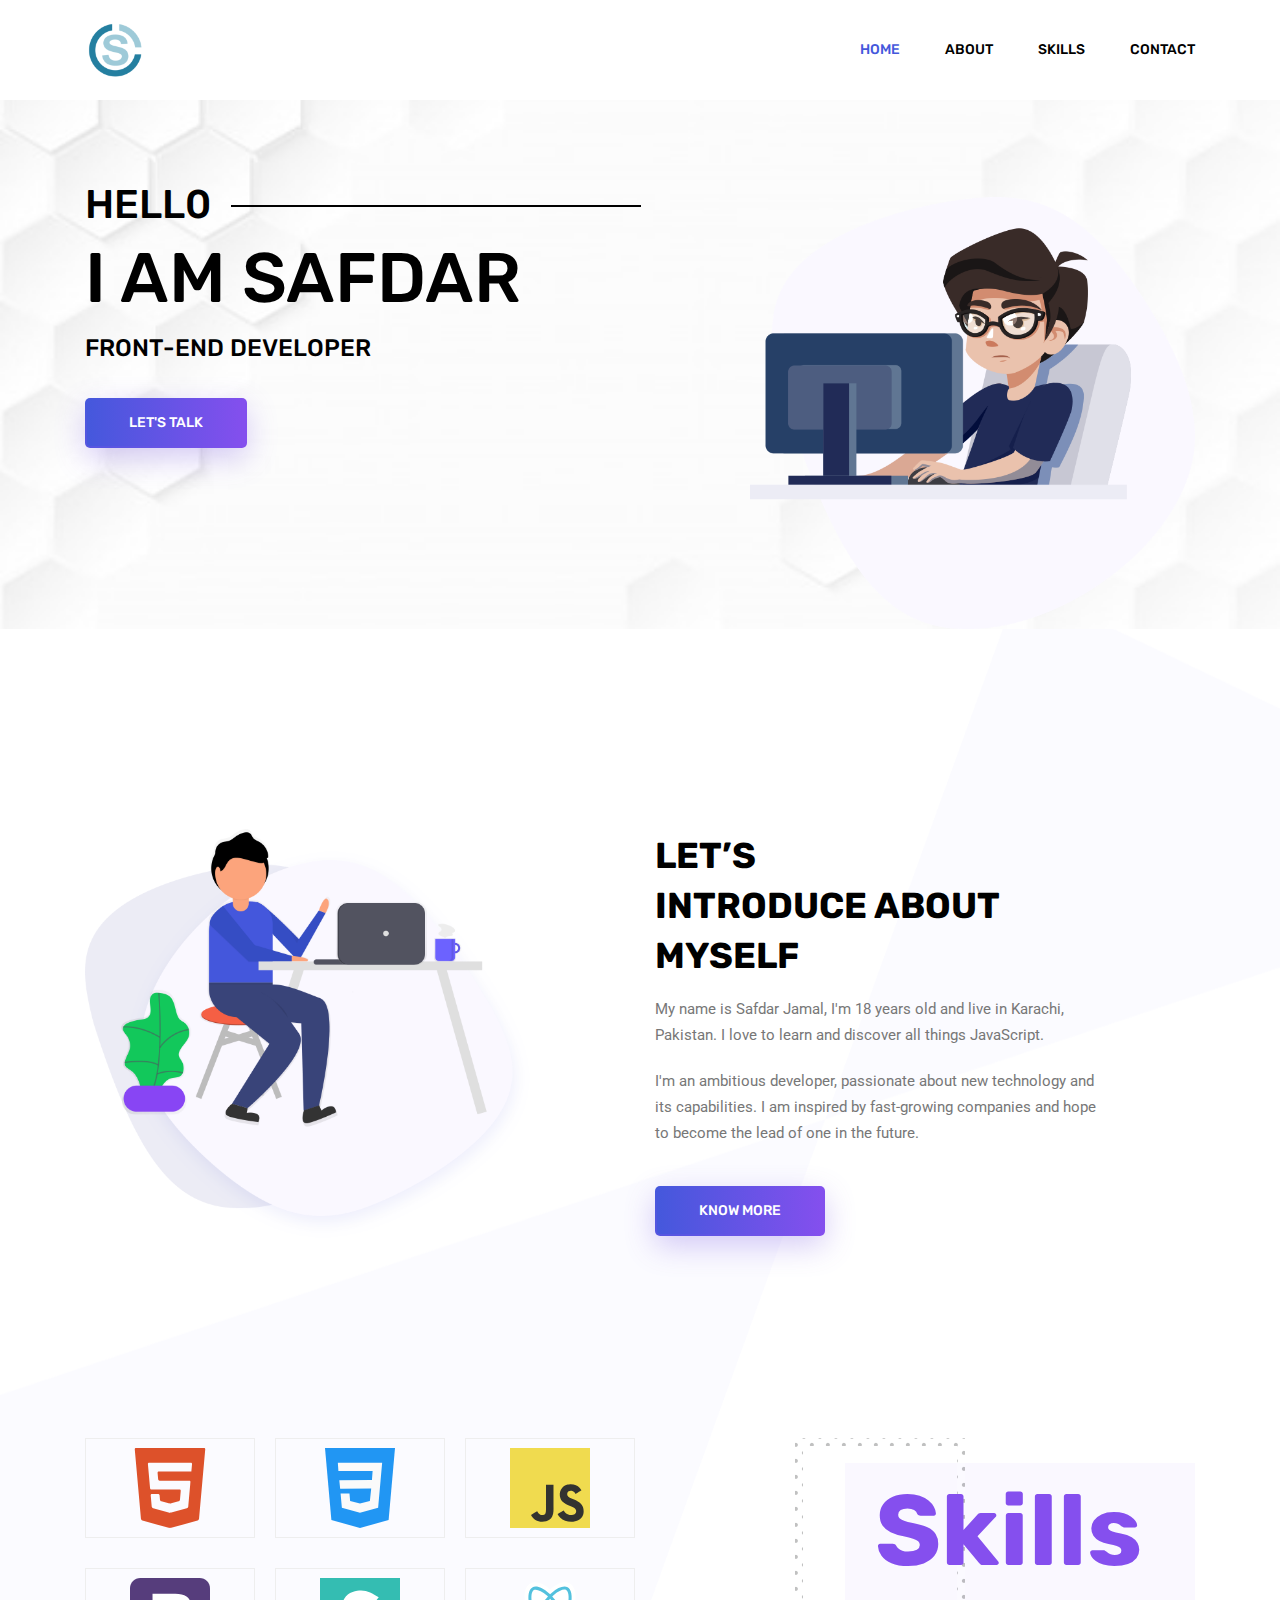
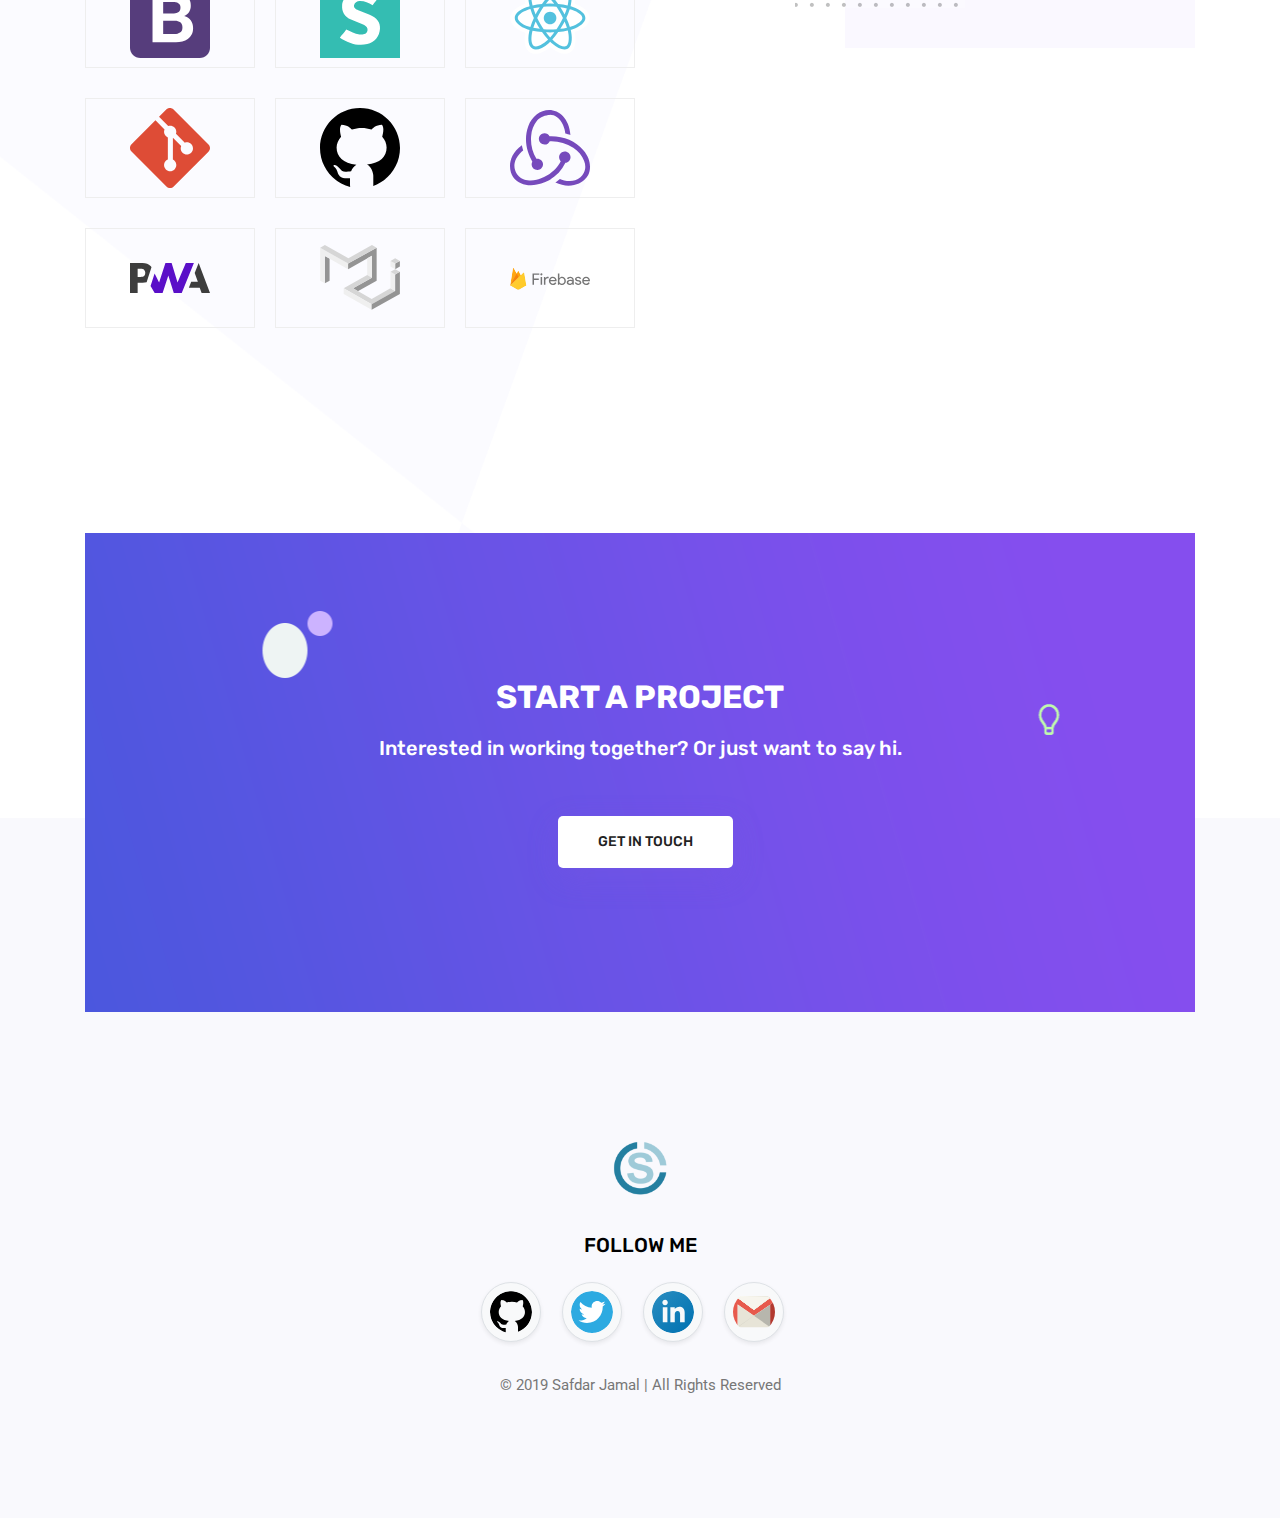
<file: source/index.html>
<!DOCTYPE html>
<html lang="en">
  <head>
    <meta charset="UTF-8" />
    <meta name="viewport" content="width=device-width, initial-scale=1.0" />
    <meta http-equiv="X-UA-Compatible" content="ie=edge" />
    <title>Document</title>
    <!-- Bootstrap -->
    <link
      rel="stylesheet"
      href="./libraries/bootstrap-4.3.1/css/bootstrap.min.css"
    />
    <link rel="stylesheet" href="./libraries/theme/css/theme.min.css" />
    <!-- Custom CSS -->
    <link rel="stylesheet" href="./styles/style.css" />
    <!-- Manifest -->
    <link rel="manifest" href="manifest.json" />
    <link rel="shortcut icon" href="favicon.png" type="image/x-icon" />
  </head>
  <body>
    <!-- ======================== Header Start ======================== -->
    <header class="header_area">
      <div class="main_menu">
        <nav class="navbar navbar-expand-lg navbar-light">
          <div class="container">
            <!-- Brand and toggle get grouped for better mobile display -->
            <a class="navbar-brand logo_h" href="index.html"
              ><img src="./images/logo.png" height="60" width="60" alt="Safdar"
            /></a>
            <button
              class="navbar-toggler"
              type="button"
              data-toggle="collapse"
              data-target="#navbarSupportedContent"
              aria-controls="navbarSupportedContent"
              aria-expanded="false"
              aria-label="Toggle navigation"
            >
              <span class="icon-bar"></span>
              <span class="icon-bar"></span>
              <span class="icon-bar"></span>
            </button>
            <!-- Collect the nav links for toggling -->
            <div
              class="collapse navbar-collapse offset"
              id="navbarSupportedContent"
            >
              <ul class="nav navbar-nav menu_nav justify-content-end">
                <li class="nav-item active">
                  <a class="nav-link" href="#home">Home</a>
                </li>
                <li class="nav-item">
                  <a class="nav-link" href="#about">About</a>
                </li>
                <li class="nav-item">
                  <a class="nav-link" href="#skills">Skills</a>
                </li>
                <li class="nav-item">
                  <a class="nav-link" href="#contact">Contact</a>
                </li>
              </ul>
            </div>
          </div>
        </nav>
      </div>
    </header>
    <!-- ======================== Header End ======================== -->

    <!-- ======================== Home Start ======================== -->
    <section id="home" class="home_banner_area">
      <div class="banner_inner">
        <div class="container">
          <div class="row">
            <div class="col-lg-7">
              <div class="banner_content">
                <h3 class="text-uppercase">Hell0</h3>
                <h1 class="text-uppercase">I am Safdar</h1>
                <h5 class="text-uppercase">Front-End Developer</h5>
                <div class="d-flex align-items-center">
                  <a class="primary_btn" href="#contact"
                    ><span>Let's talk</span></a
                  >
                  <!-- <a class="primary_btn tr-bg" href="#"><span>Text</span></a> -->
                </div>
              </div>
            </div>
            <div class="col-lg-5">
              <div class="home_right_img">
                <img class="" src="./images/banners/home-right.png" alt="" />
              </div>
            </div>
          </div>
        </div>
      </div>
    </section>
    <!-- ======================== Home End ======================== -->

    <!-- ======================== About Start ======================== -->
    <section id="about" class="about_area section_gap">
      <div class="container">
        <div class="row justify-content-start align-items-center">
          <div class="col-lg-5">
            <div class="about_img">
              <img class="" src="./images/about.png" alt="" />
            </div>
          </div>

          <div class="offset-lg-1 col-lg-5">
            <div class="main_title text-left">
              <h2>
                let’s <br />
                Introduce about <br />
                myself
              </h2>
              <p>
                My name is Safdar Jamal, I'm 18 years old and live in Karachi,
                Pakistan. I love to learn and discover all things JavaScript.
              </p>
              <p>
                I'm an ambitious developer, passionate about new technology and
                its capabilities. I am inspired by fast-growing companies and
                hope to become the lead of one in the future.
              </p>
              <a id="skills" class="primary_btn" href="./contact.html"
                ><span>Know more</span></a
              >
            </div>
          </div>
        </div>
      </div>
    </section>
    <!-- ======================== About End ======================== -->

    <!-- ======================== Brand Start ======================== -->
    <section class="brand_area section_gap_bottom">
      <div class="container">
        <div class="row justify-content-center">
          <div class="col-lg-6">
            <div class="row">
              <div class="col-lg-4 col-md-4 col-sm-6">
                <div class="single-brand-item d-table">
                  <div class="d-table-cell text-center">
                    <img
                      src="./images/brands/logo1.svg"
                      data-toggle="tooltip"
                      data-placement="right"
                      title="HTML"
                      alt="HTML"
                    />
                  </div>
                </div>
              </div>
              <div class="col-lg-4 col-md-4 col-sm-6">
                <div class="single-brand-item d-table">
                  <div class="d-table-cell text-center">
                    <img
                      src="./images/brands/logo2.svg"
                      data-toggle="tooltip"
                      data-placement="right"
                      title="CSS"
                      alt="CSS"
                    />
                  </div>
                </div>
              </div>
              <div class="col-lg-4 col-md-4 col-sm-6">
                <div class="single-brand-item d-table">
                  <div class="d-table-cell text-center">
                    <img
                      src="./images/brands/logo3.svg"
                      data-toggle="tooltip"
                      data-placement="right"
                      title="JavaScript"
                      alt="JavaScript"
                    />
                  </div>
                </div>
              </div>
              <div class="col-lg-4 col-md-4 col-sm-6">
                <div class="single-brand-item d-table">
                  <div class="d-table-cell text-center">
                    <img
                      src="./images/brands/logo4.svg"
                      data-toggle="tooltip"
                      data-placement="right"
                      title="Bootstrap"
                      alt="Bootstrap"
                    />
                  </div>
                </div>
              </div>
              <div class="col-lg-4 col-md-4 col-sm-6">
                <div class="single-brand-item d-table">
                  <div class="d-table-cell text-center">
                    <img
                      src="./images/brands/logo5.svg"
                      data-toggle="tooltip"
                      data-placement="right"
                      title="Semantic UI"
                      alt="Semantic UI"
                    />
                  </div>
                </div>
              </div>
              <div class="col-lg-4 col-md-4 col-sm-6">
                <div class="single-brand-item d-table">
                  <div class="d-table-cell text-center">
                    <img
                      src="./images/brands/logo6.svg"
                      data-toggle="tooltip"
                      data-placement="right"
                      title="React"
                      alt="React"
                    />
                  </div>
                </div>
              </div>
              <div class="col-lg-4 col-md-4 col-sm-6">
                <div class="single-brand-item d-table">
                  <div class="d-table-cell text-center">
                    <img
                      src="./images/brands/logo7.svg"
                      data-toggle="tooltip"
                      data-placement="right"
                      title="Git"
                      alt="Git"
                    />
                  </div>
                </div>
              </div>
              <div class="col-lg-4 col-md-4 col-sm-6">
                <div class="single-brand-item d-table">
                  <div class="d-table-cell text-center">
                    <img
                      src="./images/brands/logo8.svg"
                      data-toggle="tooltip"
                      data-placement="right"
                      title="Github"
                      alt="Github"
                    />
                  </div>
                </div>
              </div>
              <div class="col-lg-4 col-md-4 col-sm-6">
                <div class="single-brand-item d-table">
                  <div class="d-table-cell text-center">
                    <img
                      src="./images/brands/logo9.svg"
                      data-toggle="tooltip"
                      data-placement="right"
                      title="Redux"
                      alt="Redux"
                    />
                  </div>
                </div>
              </div>
              <div class="col-lg-4 col-md-4 col-sm-6">
                <div class="single-brand-item d-table">
                  <div class="d-table-cell text-center">
                    <img
                      src="./images/brands/logo10.svg"
                      data-toggle="tooltip"
                      data-placement="right"
                      title="Progressive Web Apps"
                      alt="Progressive Web Apps"
                    />
                  </div>
                </div>
              </div>
              <div class="col-lg-4 col-md-4 col-sm-6">
                <div class="single-brand-item d-table">
                  <div class="d-table-cell text-center">
                    <img
                      src="./images/brands/logo11.svg"
                      data-toggle="tooltip"
                      data-placement="right"
                      title="Material-UI"
                      alt="Material-UI"
                    />
                  </div>
                </div>
              </div>
              <div class="col-lg-4 col-md-4 col-sm-6">
                <div class="single-brand-item d-table">
                  <div class="d-table-cell text-center pt-2s">
                    <img
                      src="./images/brands/logo12.svg"
                      data-toggle="tooltip"
                      data-placement="right"
                      title="Firebase"
                      alt="Firebase"
                    />
                  </div>
                </div>
              </div>
            </div>
          </div>
          <div class="offset-lg-2 col-lg-4 col-md-6">
            <div class="client-info">
              <div class="d-flex mb-50">
                <span class="lage">Skills</span>
              </div>
            </div>
          </div>
        </div>
      </div>
    </section>
    <!-- ======================== Brand End ======================== -->

    <!-- ======================== Newsletter Start ======================== -->
    <section id="contact" class="newsletter_area">
      <div class="container">
        <div class="row justify-content-center align-items-center">
          <div class="col-lg-12">
            <div class="subscription_box text-center">
              <h2 class="text-uppercase text-white">
                Start a project
              </h2>
              <h5 class="text-white">
                Interested in working together? Or just want to say hi.
              </h5>
              <a href="./contact.html">
                <button class="primary-btn hover  mt-5 primary_btn">
                  Get in touch
                </button>
              </a>
            </div>
          </div>
        </div>
      </div>
    </section>
    <!-- ======================== Newsletter End ======================== -->

    <!-- ======================== Footer Start ======================== -->
    <footer class="footer_area">
      <div class="container">
        <div class="row justify-content-center">
          <div class="col-lg-12">
            <div class="footer_top flex-column">
              <div class="footer_logo">
                <a href="#home">
                  <img src="./images/logo.png" height="60" width="60" alt="" />
                </a>
                <h4>Follow Me</h4>
              </div>
              <div class="footer_social">
                <a
                  href="https://github.com/safdarjamal"
                  target="_blank"
                  class="mr-3"
                >
                  <img
                    id="github"
                    class="shadow-sm rounded-circle bg-light border p-2"
                    src="./images/social-icons/github.svg"
                    height="60"
                    width="60"
                    alt="Github"
                  />
                </a>
                <a
                  href="https://twitter.com/_safdarjamal"
                  target="_blank"
                  class="mr-3"
                >
                  <img
                    id="twitter"
                    class="shadow-sm rounded-circle bg-light border p-2"
                    src="./images/social-icons/twitter.svg"
                    height="60"
                    width="60"
                    alt="Twitter"
                  />
                </a>
                <a
                  href="https://linkedin.com/in/safdarjamal"
                  target="_blank"
                  class="mr-3"
                >
                  <img
                    id="linkedin"
                    class="shadow-sm rounded-circle bg-light border p-2"
                    src="./images/social-icons/linkedin.svg"
                    height="60"
                    width="60"
                    alt="Linkedin"
                  />
                </a>
                <a href="mailto:safdar.dev@gmail.com" class="mr-3">
                  <img
                    id="gmail"
                    class="shadow-sm rounded-circle bg-light border p-2"
                    src="./images/social-icons/gmail.svg"
                    height="60"
                    width="60"
                    alt="Gmail"
                  />
                </a>
              </div>
            </div>
          </div>
        </div>
        <div class="row footer_bottom justify-content-center">
          <p class="col-lg-8 col-sm-12 footer-text">
            &copy; 2019 Safdar Jamal | All Rights Reserved
          </p>
        </div>
      </div>
    </footer>
    <!-- ======================== Footer End ======================== -->

    <script type="module" src="./scripts/index.js"></script>
  </body>
</html>
</file>
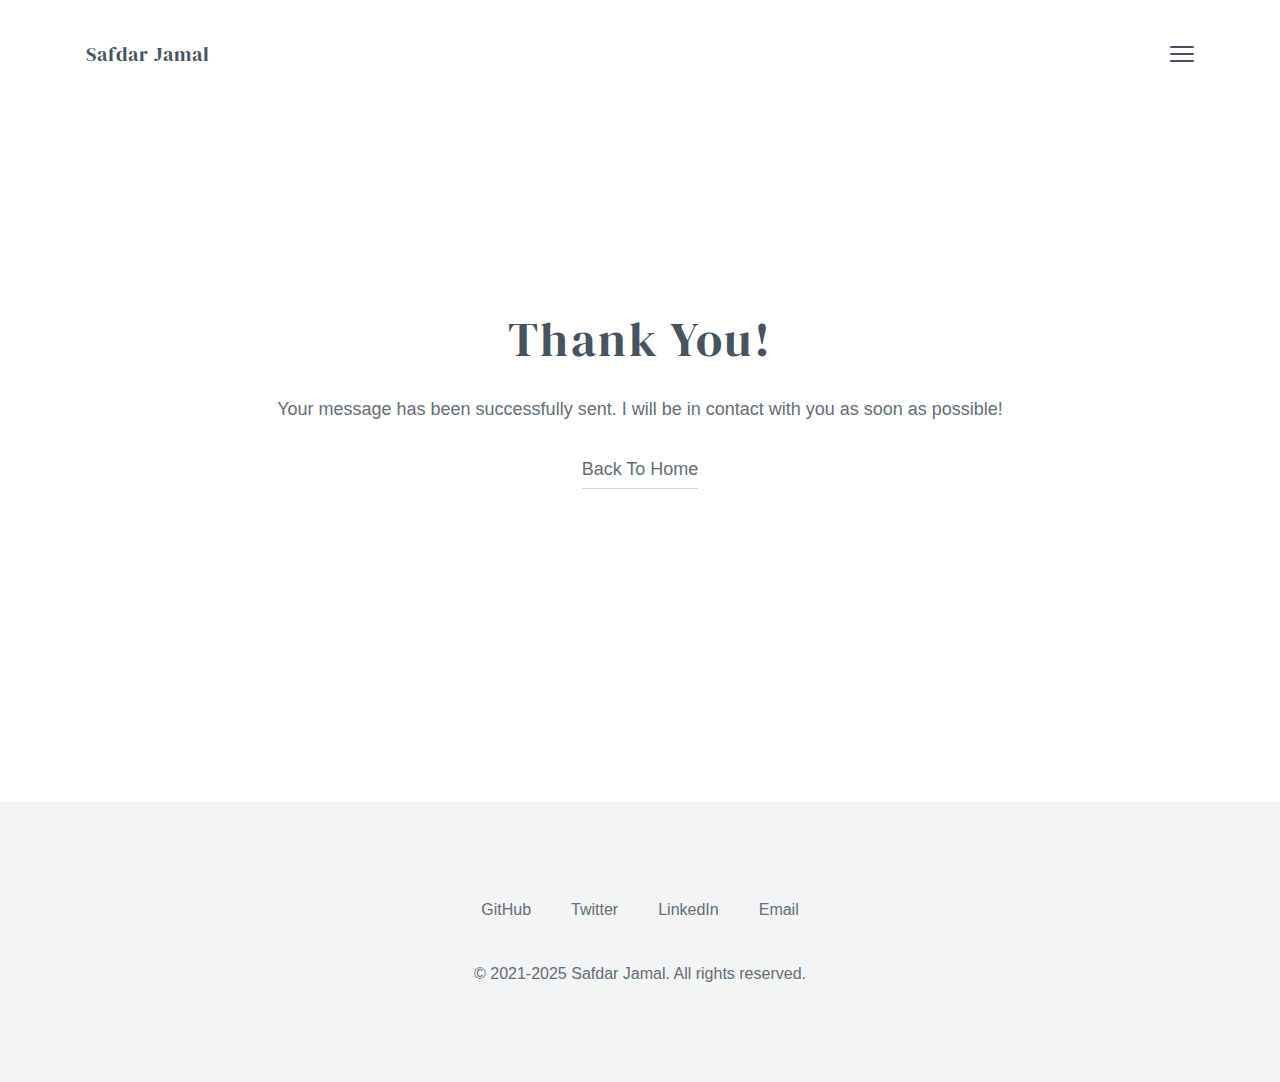
<file: thank-you/index.html>
<!DOCTYPE html><html lang="en"><head><meta charSet="utf-8"/><meta http-equiv="x-ua-compatible" content="ie=edge"/><meta name="viewport" content="width=device-width, initial-scale=1, shrink-to-fit=no"/><meta name="generator" content="Gatsby 5.14.1"/><meta name="theme-color" content="#ffffff"/><meta name="description" content="Your message has been successfully sent. I will be in contact with you as soon as possible!" data-gatsby-head="true"/><meta name="image" content="/static/social-538ce9077e35787aacb4da2aee722261.png" data-gatsby-head="true"/><meta property="og:locale" content="en_US" data-gatsby-head="true"/><meta property="og:type" content="website" data-gatsby-head="true"/><meta property="og:url" content="https://safdarjamal.github.io/thank-you/" data-gatsby-head="true"/><meta property="og:site_name" content="Safdar Jamal" data-gatsby-head="true"/><meta property="og:title" content="Thank You | Safdar Jamal" data-gatsby-head="true"/><meta property="og:description" content="Your message has been successfully sent. I will be in contact with you as soon as possible!" data-gatsby-head="true"/><meta property="og:image" content="/static/social-538ce9077e35787aacb4da2aee722261.png" data-gatsby-head="true"/><meta name="twitter:card" content="summary_large_image" data-gatsby-head="true"/><meta name="twitter:creator" content="@_safdarjamal" data-gatsby-head="true"/><meta name="twitter:title" content="Thank You | Safdar Jamal" data-gatsby-head="true"/><meta name="twitter:description" content="Your message has been successfully sent. I will be in contact with you as soon as possible!" data-gatsby-head="true"/><meta name="twitter:image" content="/static/social-538ce9077e35787aacb4da2aee722261.png" data-gatsby-head="true"/><style data-href="/styles.77613b98364f6611c75d.css" data-identity="gatsby-global-css">@import url(https://rsms.me/inter/inter.css);@import url(https://fonts.googleapis.com/css?family=DM+Serif+Display&display=swap);*,:after,:before{--tw-border-spacing-x:0;--tw-border-spacing-y:0;--tw-translate-x:0;--tw-translate-y:0;--tw-rotate:0;--tw-skew-x:0;--tw-skew-y:0;--tw-scale-x:1;--tw-scale-y:1;--tw-pan-x: ;--tw-pan-y: ;--tw-pinch-zoom: ;--tw-scroll-snap-strictness:proximity;--tw-gradient-from-position: ;--tw-gradient-via-position: ;--tw-gradient-to-position: ;--tw-ordinal: ;--tw-slashed-zero: ;--tw-numeric-figure: ;--tw-numeric-spacing: ;--tw-numeric-fraction: ;--tw-ring-inset: ;--tw-ring-offset-width:0px;--tw-ring-offset-color:#fff;--tw-ring-color:rgba(59,130,246,.5);--tw-ring-offset-shadow:0 0 #0000;--tw-ring-shadow:0 0 #0000;--tw-shadow:0 0 #0000;--tw-shadow-colored:0 0 #0000;--tw-blur: ;--tw-brightness: ;--tw-contrast: ;--tw-grayscale: ;--tw-hue-rotate: ;--tw-invert: ;--tw-saturate: ;--tw-sepia: ;--tw-drop-shadow: ;--tw-backdrop-blur: ;--tw-backdrop-brightness: ;--tw-backdrop-contrast: ;--tw-backdrop-grayscale: ;--tw-backdrop-hue-rotate: ;--tw-backdrop-invert: ;--tw-backdrop-opacity: ;--tw-backdrop-saturate: ;--tw-backdrop-sepia: ;--tw-contain-size: ;--tw-contain-layout: ;--tw-contain-paint: ;--tw-contain-style: }::backdrop{--tw-border-spacing-x:0;--tw-border-spacing-y:0;--tw-translate-x:0;--tw-translate-y:0;--tw-rotate:0;--tw-skew-x:0;--tw-skew-y:0;--tw-scale-x:1;--tw-scale-y:1;--tw-pan-x: ;--tw-pan-y: ;--tw-pinch-zoom: ;--tw-scroll-snap-strictness:proximity;--tw-gradient-from-position: ;--tw-gradient-via-position: ;--tw-gradient-to-position: ;--tw-ordinal: ;--tw-slashed-zero: ;--tw-numeric-figure: ;--tw-numeric-spacing: ;--tw-numeric-fraction: ;--tw-ring-inset: ;--tw-ring-offset-width:0px;--tw-ring-offset-color:#fff;--tw-ring-color:rgba(59,130,246,.5);--tw-ring-offset-shadow:0 0 #0000;--tw-ring-shadow:0 0 #0000;--tw-shadow:0 0 #0000;--tw-shadow-colored:0 0 #0000;--tw-blur: ;--tw-brightness: ;--tw-contrast: ;--tw-grayscale: ;--tw-hue-rotate: ;--tw-invert: ;--tw-saturate: ;--tw-sepia: ;--tw-drop-shadow: ;--tw-backdrop-blur: ;--tw-backdrop-brightness: ;--tw-backdrop-contrast: ;--tw-backdrop-grayscale: ;--tw-backdrop-hue-rotate: ;--tw-backdrop-invert: ;--tw-backdrop-opacity: ;--tw-backdrop-saturate: ;--tw-backdrop-sepia: ;--tw-contain-size: ;--tw-contain-layout: ;--tw-contain-paint: ;--tw-contain-style: }

/*
! tailwindcss v3.4.17 | MIT License | https://tailwindcss.com
*/*,:after,:before{border:0 solid #e5e7eb;box-sizing:border-box}:after,:before{--tw-content:""}:host,html{-webkit-text-size-adjust:100%;font-feature-settings:normal;-webkit-tap-highlight-color:transparent;font-family:ui-sans-serif,system-ui,sans-serif,Apple Color Emoji,Segoe UI Emoji,Segoe UI Symbol,Noto Color Emoji;font-variation-settings:normal;line-height:1.5;-moz-tab-size:4;-o-tab-size:4;tab-size:4}body{line-height:inherit;margin:0}hr{border-top-width:1px;color:inherit;height:0}abbr:where([title]){-webkit-text-decoration:underline dotted;text-decoration:underline dotted}h1,h2,h3,h4,h5,h6{font-size:inherit;font-weight:inherit}a{color:inherit;text-decoration:inherit}b,strong{font-weight:bolder}code,kbd,pre,samp{font-feature-settings:normal;font-family:ui-monospace,SFMono-Regular,Menlo,Monaco,Consolas,Liberation Mono,Courier New,monospace;font-size:1em;font-variation-settings:normal}small{font-size:80%}sub,sup{font-size:75%;line-height:0;position:relative;vertical-align:baseline}sub{bottom:-.25em}sup{top:-.5em}table{border-collapse:collapse;border-color:inherit;text-indent:0}button,input,optgroup,select,textarea{font-feature-settings:inherit;color:inherit;font-family:inherit;font-size:100%;font-variation-settings:inherit;font-weight:inherit;letter-spacing:inherit;line-height:inherit;margin:0;padding:0}button,select{text-transform:none}button,input:where([type=button]),input:where([type=reset]),input:where([type=submit]){-webkit-appearance:button;background-color:transparent;background-image:none}:-moz-focusring{outline:auto}:-moz-ui-invalid{box-shadow:none}progress{vertical-align:baseline}::-webkit-inner-spin-button,::-webkit-outer-spin-button{height:auto}[type=search]{-webkit-appearance:textfield;outline-offset:-2px}::-webkit-search-decoration{-webkit-appearance:none}::-webkit-file-upload-button{-webkit-appearance:button;font:inherit}summary{display:list-item}blockquote,dd,dl,figure,h1,h2,h3,h4,h5,h6,hr,p,pre{margin:0}fieldset{margin:0}fieldset,legend{padding:0}menu,ol,ul{list-style:none;margin:0;padding:0}dialog{padding:0}textarea{resize:vertical}input::-moz-placeholder,textarea::-moz-placeholder{color:#9ca3af;opacity:1}input::placeholder,textarea::placeholder{color:#9ca3af;opacity:1}[role=button],button{cursor:pointer}:disabled{cursor:default}audio,canvas,embed,iframe,img,object,svg,video{display:block;vertical-align:middle}img,video{height:auto;max-width:100%}[hidden]:where(:not([hidden=until-found])){display:none}h1,h2,h3,h4,h5,h6{--tw-text-opacity:1;color:rgb(71 83 94/var(--tw-text-opacity,1));font-family:DM Serif Display,serif;letter-spacing:.05em;line-height:1.25}header a h2:after,header a h3:after,header a h4:after,header a h5:after,header a h6:after,header ah1:after{--tw-bg-opacity:1;background-color:rgb(71 83 94/var(--tw-bg-opacity,1))}.max-height{height:calc(100vh - 350px)}.link{--tw-text-opacity:1;border-bottom:1px solid #d2d4db;color:rgb(101 109 120/var(--tw-text-opacity,1));padding-bottom:.55556rem;transition:.3s ease}.about.link{padding-bottom:0}@keyframes bounce{0%{left:0}20%{left:10px}40%{left:0}to{left:0}}.arrow{animation:bounce 3s infinite;animation-timing-function:cubic-bezier(.28,.84,.42,1);position:relative}.link:hover{--tw-border-opacity:1;--tw-text-opacity:1;border-color:rgb(71 83 94/var(--tw-border-opacity,1));color:rgb(71 83 94/var(--tw-text-opacity,1))}header a.link:hover:after{--tw-bg-opacity:1;background-color:rgb(71 83 94/var(--tw-bg-opacity,1))}p{line-height:1.5}form input,form textarea{background-color:#f6f6f6;border-color:#f6f6f6}body{--tw-text-opacity:1;box-sizing:border-box;color:rgb(255 255 255/var(--tw-text-opacity,1));font-family:Inter,-apple-system,sans-serif}.contain{max-width:1140px}.contain,.contain-sm{margin-left:auto;margin-right:auto;padding-left:1rem;padding-right:1rem;width:100%}.contain-sm{max-width:900px}.button{--tw-border-opacity:1;border-color:rgb(255 255 255/var(--tw-border-opacity,1));border-width:1px;display:inline-block;padding:.75rem 1.5rem;transition-duration:.2s;transition-property:color,background-color,border-color,text-decoration-color,fill,stroke,opacity,box-shadow,transform,filter,-webkit-backdrop-filter;transition-property:color,background-color,border-color,text-decoration-color,fill,stroke,opacity,box-shadow,transform,filter,backdrop-filter;transition-property:color,background-color,border-color,text-decoration-color,fill,stroke,opacity,box-shadow,transform,filter,backdrop-filter,-webkit-backdrop-filter;transition-timing-function:cubic-bezier(.4,0,.2,1);transition-timing-function:linear}.button:hover{--tw-bg-opacity:1;--tw-text-opacity:1;background-color:rgb(255 255 255/var(--tw-bg-opacity,1));color:rgb(0 0 0/var(--tw-text-opacity,1))}@keyframes slideIn{0%{transform:translateY(-100%)}to{transform:translateY(0)}}@keyframes slideOut{0%{transform:translateY(0)}to{transform:translateY(100%)}}@keyframes showMenu{0%{opacity:0;transform:translateY(100px)}to{opacity:1;transform:translateY(0)}}.absolute{position:absolute}.relative{position:relative}.sticky{position:sticky}.bottom-0{bottom:0}.right-0{right:0}.top-0{top:0}.z-50{z-index:50}.mx-3{margin-left:.75rem;margin-right:.75rem}.my-4{margin-bottom:1rem;margin-top:1rem}.my-6{margin-bottom:1.5rem;margin-top:1.5rem}.my-8{margin-bottom:2rem;margin-top:2rem}.mb-1{margin-bottom:.25rem}.mb-12{margin-bottom:3rem}.mb-32{margin-bottom:8rem}.mb-4{margin-bottom:1rem}.mb-6{margin-bottom:1.5rem}.mb-8{margin-bottom:2rem}.ml-5{margin-left:1.25rem}.mr-10{margin-right:2.5rem}.mr-4{margin-right:1rem}.mt-0{margin-top:0}.mt-10{margin-top:2.5rem}.mt-16{margin-top:4rem}.mt-32{margin-top:8rem}.mt-4{margin-top:1rem}.mt-40{margin-top:10rem}.mt-5{margin-top:1.25rem}.mt-8{margin-top:2rem}.block{display:block}.flex{display:flex}.table{display:table}.hidden{display:none}.h-40{height:10rem}.w-12{width:3rem}.w-3\/6{width:50%}.w-full{width:100%}.max-w-2xl{max-width:42rem}.max-w-md{max-width:28rem}.transform{transform:translate(var(--tw-translate-x),var(--tw-translate-y)) rotate(var(--tw-rotate)) skewX(var(--tw-skew-x)) skewY(var(--tw-skew-y)) scaleX(var(--tw-scale-x)) scaleY(var(--tw-scale-y))}.resize-none{resize:none}.list-disc{list-style-type:disc}.appearance-none{-webkit-appearance:none;-moz-appearance:none;appearance:none}.flex-col{flex-direction:column}.flex-wrap{flex-wrap:wrap}.items-end{align-items:flex-end}.items-center{align-items:center}.justify-center{justify-content:center}.justify-between{justify-content:space-between}.overflow-hidden{overflow:hidden}.rounded{border-radius:.25rem}.border{border-width:1px}.border-b{border-bottom-width:1px}.border-border{--tw-border-opacity:1;border-color:rgb(205 207 211/var(--tw-border-opacity,1))}.bg-blue-200{--tw-bg-opacity:1;background-color:rgb(191 219 254/var(--tw-bg-opacity,1))}.bg-gray-100{--tw-bg-opacity:1;background-color:rgb(243 244 246/var(--tw-bg-opacity,1))}.bg-gray-200{--tw-bg-opacity:1;background-color:rgb(229 231 235/var(--tw-bg-opacity,1))}.bg-ltgray{--tw-bg-opacity:1;background-color:rgb(171 178 188/var(--tw-bg-opacity,1))}.bg-primary{--tw-bg-opacity:1;background-color:rgb(71 83 94/var(--tw-bg-opacity,1))}.bg-purple-200{--tw-bg-opacity:1;background-color:rgb(233 213 255/var(--tw-bg-opacity,1))}.bg-red-200{--tw-bg-opacity:1;background-color:rgb(254 202 202/var(--tw-bg-opacity,1))}.bg-white{--tw-bg-opacity:1;background-color:rgb(255 255 255/var(--tw-bg-opacity,1))}.bg-yellow-200{--tw-bg-opacity:1;background-color:rgb(254 240 138/var(--tw-bg-opacity,1))}.p-10{padding:2.5rem}.p-2{padding:.5rem}.p-8{padding:2rem}.px-2{padding-left:.5rem;padding-right:.5rem}.px-6{padding-left:1.5rem;padding-right:1.5rem}.py-2{padding-bottom:.5rem;padding-top:.5rem}.py-24{padding-bottom:6rem;padding-top:6rem}.py-6{padding-bottom:1.5rem;padding-top:1.5rem}.text-center{text-align:center}.font-heading{font-family:DM Serif Display,serif}.text-2xl{font-size:1.5rem;line-height:2rem}.text-3xl{font-size:1.875rem;line-height:2.25rem}.text-sm{font-size:.875rem;line-height:1.25rem}.text-xl{font-size:1.25rem;line-height:1.75rem}.leading-5{line-height:1.25rem}.leading-tight{line-height:1.25}.tracking-wider{letter-spacing:.05em}.text-mdgray{--tw-text-opacity:1;color:rgb(101 109 120/var(--tw-text-opacity,1))}.text-offgray{--tw-text-opacity:1;color:rgb(160 160 162/var(--tw-text-opacity,1))}.text-primary{--tw-text-opacity:1;color:rgb(71 83 94/var(--tw-text-opacity,1))}.text-white{--tw-text-opacity:1;color:rgb(255 255 255/var(--tw-text-opacity,1))}.shadow-inner{--tw-shadow:inset 0 2px 4px 0 rgba(0,0,0,.05);--tw-shadow-colored:inset 0 2px 4px 0 var(--tw-shadow-color);box-shadow:var(--tw-ring-offset-shadow,0 0 #0000),var(--tw-ring-shadow,0 0 #0000),var(--tw-shadow)}.transition{transition-duration:.15s;transition-property:color,background-color,border-color,text-decoration-color,fill,stroke,opacity,box-shadow,transform,filter,-webkit-backdrop-filter;transition-property:color,background-color,border-color,text-decoration-color,fill,stroke,opacity,box-shadow,transform,filter,backdrop-filter;transition-property:color,background-color,border-color,text-decoration-color,fill,stroke,opacity,box-shadow,transform,filter,backdrop-filter,-webkit-backdrop-filter;transition-timing-function:cubic-bezier(.4,0,.2,1)}.transition-colors{transition-property:color,background-color,border-color,text-decoration-color,fill,stroke;transition-timing-function:cubic-bezier(.4,0,.2,1)}.duration-150,.transition-colors{transition-duration:.15s}.duration-300{transition-duration:.3s}.ease-in-out{transition-timing-function:cubic-bezier(.4,0,.2,1)}header a{position:relative;transition:.3s ease}header a.active:after,header a:hover:after{background-color:#fff;width:100%}header a.text-primary:after{--tw-bg-opacity:1;background-color:rgb(71 83 94/var(--tw-bg-opacity,1))}header a:after{background-color:#a0a0a2;bottom:0;content:"";height:1px;position:absolute;width:0}header a:after,header nav{left:0;transition:.3s ease}header nav{--tw-bg-opacity:1;background-color:rgb(71 83 94/var(--tw-bg-opacity,1));display:none;height:100%;position:fixed;top:0;transform:translateY(-100%);width:100%;z-index:1}header nav.active{animation:slideIn .4s cubic-bezier(.645,.05,.355,1) both;animation-fill-mode:both;animation-play-state:running;display:block;visibility:visible}header nav.active .menu{animation:showMenu .4s ease both;animation-delay:.4s}header nav.hidden{animation:slideOut .4s cubic-bezier(.645,.05,.355,1) both;animation-fill-mode:both;animation-play-state:running;display:block;transform:translateY(-100%)}.hamburger div{border-radius:1px;height:2px;margin-bottom:5px;transition:.3s;width:24px}.hamburger div:last-of-type{margin-bottom:0}.hamburger.active div:first-of-type{background-color:#fff;transform:rotate(-45deg) translate(-4px,6px)}.hamburger.active div:first-of-type+div{opacity:0;width:0}.hamburger.active div:last-of-type{background-color:#fff;transform:rotate(45deg) translate(-4px,-6px);width:24px}.hover\:scale-105:hover{--tw-scale-x:1.05;--tw-scale-y:1.05;transform:translate(var(--tw-translate-x),var(--tw-translate-y)) rotate(var(--tw-rotate)) skewX(var(--tw-skew-x)) skewY(var(--tw-skew-y)) scaleX(var(--tw-scale-x)) scaleY(var(--tw-scale-y))}.hover\:text-white:hover{--tw-text-opacity:1;color:rgb(255 255 255/var(--tw-text-opacity,1))}.focus\:border-ltgray:focus{--tw-border-opacity:1;border-color:rgb(171 178 188/var(--tw-border-opacity,1))}.focus\:outline-none:focus{outline:2px solid transparent;outline-offset:2px}@media (min-width:640px){.sm\:-mb-16{margin-bottom:-4rem}.sm\:mb-0{margin-bottom:0}.sm\:ml-4{margin-left:1rem}.sm\:mr-4{margin-right:1rem}.sm\:w-1\/2{width:50%}.sm\:flex-row{flex-direction:row}}@media (min-width:768px){.md\:my-16{margin-bottom:4rem;margin-top:4rem}.md\:my-32{margin-bottom:8rem;margin-top:8rem}.md\:-mr-40{margin-right:-10rem}.md\:mt-16{margin-top:4rem}.md\:block{display:block}.md\:w-7\/12{width:58.333333%}.md\:w-8\/12{width:66.666667%}.md\:p-24{padding:6rem}.md\:text-3xl{font-size:1.875rem;line-height:2.25rem}.md\:text-4xl{font-size:2.25rem;line-height:2.5rem}.md\:text-5xl{font-size:3rem;line-height:1}.md\:text-lg{font-size:1.125rem;line-height:1.75rem}}@media (min-width:1024px){.lg\:-mb-16{margin-bottom:-4rem}.lg\:-mr-20{margin-right:-5rem}.lg\:w-6\/12{width:50%}.lg\:w-7\/12{width:58.333333%}}</style><style>.gatsby-image-wrapper{position:relative;overflow:hidden}.gatsby-image-wrapper picture.object-fit-polyfill{position:static!important}.gatsby-image-wrapper img{bottom:0;height:100%;left:0;margin:0;max-width:none;padding:0;position:absolute;right:0;top:0;width:100%;object-fit:cover}.gatsby-image-wrapper [data-main-image]{opacity:0;transform:translateZ(0);transition:opacity .25s linear;will-change:opacity}.gatsby-image-wrapper-constrained{display:inline-block;vertical-align:top}</style><noscript><style>.gatsby-image-wrapper noscript [data-main-image]{opacity:1!important}.gatsby-image-wrapper [data-placeholder-image]{opacity:0!important}</style></noscript><script type="module">const e="undefined"!=typeof HTMLImageElement&&"loading"in HTMLImageElement.prototype;e&&document.body.addEventListener("load",(function(e){const t=e.target;if(void 0===t.dataset.mainImage)return;if(void 0===t.dataset.gatsbyImageSsr)return;let a=null,n=t;for(;null===a&&n;)void 0!==n.parentNode.dataset.gatsbyImageWrapper&&(a=n.parentNode),n=n.parentNode;const o=a.querySelector("[data-placeholder-image]"),r=new Image;r.src=t.currentSrc,r.decode().catch((()=>{})).then((()=>{t.style.opacity=1,o&&(o.style.opacity=0,o.style.transition="opacity 500ms linear")}))}),!0);</script><link rel="sitemap" type="application/xml" href="/sitemap-index.xml"/><link rel="icon" href="/favicon-32x32.png?v=764a474262a830ffc03407d40b667fcc" type="image/png"/><link rel="manifest" href="/manifest.webmanifest" crossorigin="anonymous"/><link rel="apple-touch-icon" sizes="48x48" href="/icons/icon-48x48.png?v=764a474262a830ffc03407d40b667fcc"/><link rel="apple-touch-icon" sizes="72x72" href="/icons/icon-72x72.png?v=764a474262a830ffc03407d40b667fcc"/><link rel="apple-touch-icon" sizes="96x96" href="/icons/icon-96x96.png?v=764a474262a830ffc03407d40b667fcc"/><link rel="apple-touch-icon" sizes="144x144" href="/icons/icon-144x144.png?v=764a474262a830ffc03407d40b667fcc"/><link rel="apple-touch-icon" sizes="192x192" href="/icons/icon-192x192.png?v=764a474262a830ffc03407d40b667fcc"/><link rel="apple-touch-icon" sizes="256x256" href="/icons/icon-256x256.png?v=764a474262a830ffc03407d40b667fcc"/><link rel="apple-touch-icon" sizes="384x384" href="/icons/icon-384x384.png?v=764a474262a830ffc03407d40b667fcc"/><link rel="apple-touch-icon" sizes="512x512" href="/icons/icon-512x512.png?v=764a474262a830ffc03407d40b667fcc"/><title data-gatsby-head="true">Thank You | Safdar Jamal </title></head><body><div id="___gatsby"><div style="outline:none" tabindex="-1" id="gatsby-focus-wrapper"><div class="relative"><header class="sticky top-0 z-50 bg-white py-6 mt-4"><div class="contain flex items-center justify-between"><a class="font-heading text-xl tracking-wider z-50 transition-colors duration-300 text-primary" href="/">Safdar Jamal</a><div role="button" aria-label="Toggle navigation" tabindex="0" class="hamburger relative block z-50 pointer focus:outline-none "><div class="bg-primary"></div><div class="bg-primary"></div><div class="bg-primary"></div></div><nav class=""><div class="menu mt-32 contain flex flex-col font-heading text-3xl tracking-wider items-end"><a class="mb-8 hover:text-white text-offgray" href="/">Home</a><a class="mb-8 hover:text-white text-offgray" href="/about/">About</a><a class="mb-8 hover:text-white text-offgray" href="/portfolio/">Portfolio</a><a class="mb-8 hover:text-white text-offgray" href="/contact/">Contact</a></div></nav></div></header><main><div class="max-height flex items-center justify-center"><div class="contain-sm text-center mt-16"><h1 class="text-3xl md:text-4xl md:text-5xl">Thank You!</h1><p class="text-mdgray my-8 md:text-lg">Your message has been successfully sent. I will be in contact with you as soon as possible!</p><a class="link md:text-lg" href="/">Back To Home</a></div></div></main><footer class="bg-gray-100 py-24 mt-40"><div class="contain text-center"><div class="text-mdgray"><div><a class="mr-10" href="https://github.com/safdarjamal" target="_blank" rel="noopener noreferrer">GitHub</a><a class="mr-10" href="https://twitter.com/_safdarjamal" target="_blank" rel="noopener noreferrer">Twitter</a><a class="mr-10" href="https://linkedin.com/in/safdarjamal" target="_blank" rel="noopener noreferrer">LinkedIn</a><a href="mailto:safdarjamal.dev@gmail.com">Email</a><p class="mt-10">© 2021-2025 Safdar Jamal. All rights reserved.</p></div></div></div></footer></div></div><div id="gatsby-announcer" style="position:absolute;top:0;width:1px;height:1px;padding:0;overflow:hidden;clip:rect(0, 0, 0, 0);white-space:nowrap;border:0" aria-live="assertive" aria-atomic="true"></div></div><script id="gatsby-script-loader">/*<![CDATA[*/window.pagePath="/thank-you/";/*]]>*/</script><!-- slice-start id="_gatsby-scripts-1" -->
          <script
            id="gatsby-chunk-mapping"
          >
            window.___chunkMapping="{\"app\":[\"/app-c69d0e7fcda902dd9d61.js\"],\"component---src-pages-404-jsx\":[\"/component---src-pages-404-jsx-1781e87330a855f50eb1.js\"],\"component---src-pages-about-jsx\":[\"/component---src-pages-about-jsx-3b7b105f4ffe11f598bd.js\"],\"component---src-pages-contact-jsx\":[\"/component---src-pages-contact-jsx-eb2da61c582a9752794a.js\"],\"component---src-pages-index-jsx\":[\"/component---src-pages-index-jsx-4488be5e0f75153d9fd0.js\"],\"component---src-pages-portfolio-jsx\":[\"/component---src-pages-portfolio-jsx-dd6ec281c76d2254f735.js\"],\"component---src-pages-thank-you-jsx\":[\"/component---src-pages-thank-you-jsx-742845d834a2dc41e5da.js\"]}";
          </script>
        <script>window.___webpackCompilationHash="51b0012104e54d0b324c";</script><script src="/webpack-runtime-6f1d8b90d6305a533d1c.js" async></script><script src="/framework-f3f1f85b034095451e86.js" async></script><script src="/app-c69d0e7fcda902dd9d61.js" async></script><!-- slice-end id="_gatsby-scripts-1" --></body></html>
</file>
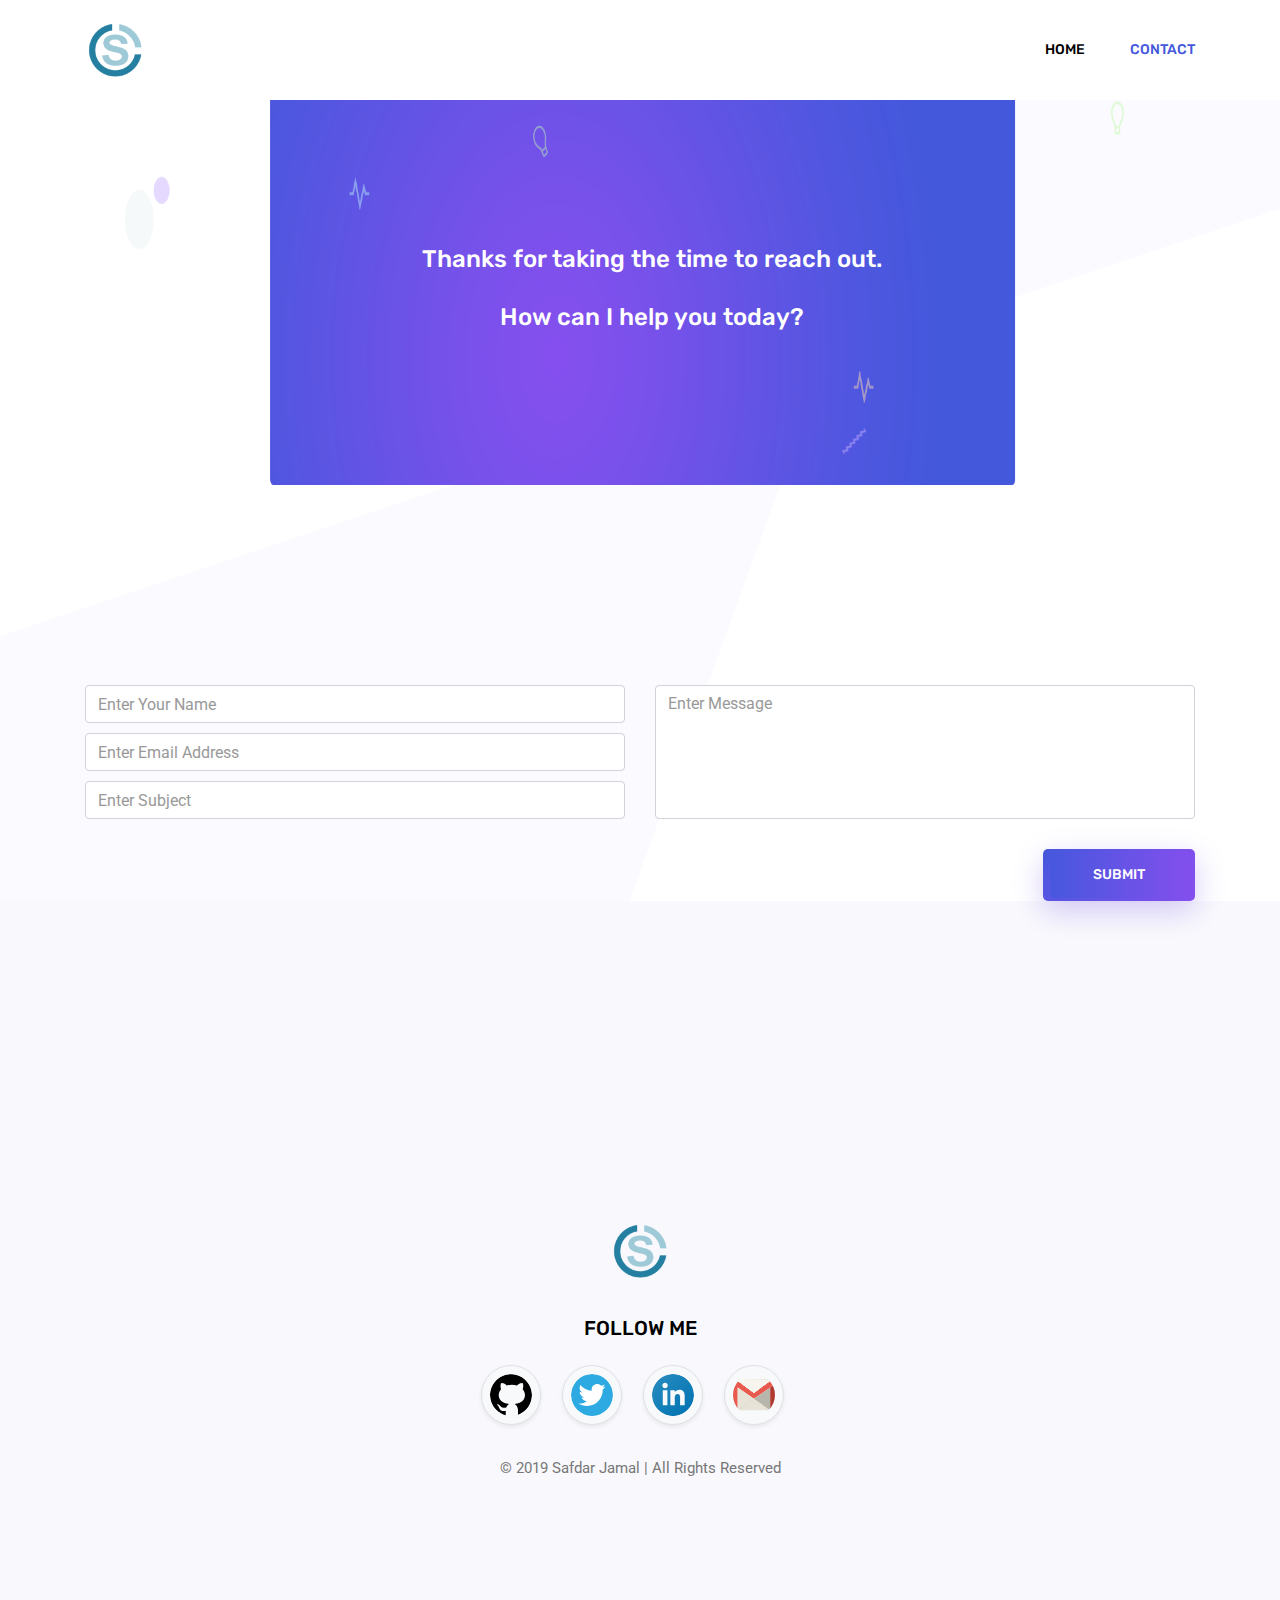
<file: source/contact.html>
<!DOCTYPE html>
<html lang="en">
  <head>
    <meta charset="UTF-8" />
    <meta name="viewport" content="width=device-width, initial-scale=1.0" />
    <meta http-equiv="X-UA-Compatible" content="ie=edge" />
    <title>Document</title>
    <!-- Bootstrap -->
    <link
      rel="stylesheet"
      href="./libraries/bootstrap-4.3.1/css/bootstrap.min.css"
    />
    <link rel="stylesheet" href="./libraries/theme/css/theme.min.css" />
    <!-- Custom CSS -->
    <link rel="stylesheet" href="./styles/style.css" />
    <!-- Manifest -->
    <link rel="manifest" href="manifest.json" />
    <link rel="shortcut icon" href="favicon.png" type="image/x-icon" />
  </head>
  <body>
    <!-- ======================== Header Start ======================== -->
    <header class="header_area">
      <div class="main_menu">
        <nav class="navbar navbar-expand-lg navbar-light">
          <div class="container">
            <!-- Brand and toggle get grouped for better mobile display -->
            <a class="navbar-brand logo_h" href="index.html"
              ><img src="./images/logo.png" height="60" width="60" alt="Safdar"
            /></a>
            <button
              class="navbar-toggler"
              type="button"
              data-toggle="collapse"
              data-target="#navbarSupportedContent"
              aria-controls="navbarSupportedContent"
              aria-expanded="false"
              aria-label="Toggle navigation"
            >
              <span class="icon-bar"></span>
              <span class="icon-bar"></span>
              <span class="icon-bar"></span>
            </button>
            <!-- Collect the nav links for toggling -->
            <div
              class="collapse navbar-collapse offset"
              id="navbarSupportedContent"
            >
              <ul class="nav navbar-nav menu_nav justify-content-end">
                <li class="nav-item">
                  <a class="nav-link" href="./index.html">Home</a>
                </li>
                <li class="nav-item active">
                  <a class="nav-link" href="#contact">Contact</a>
                </li>
              </ul>
            </div>
          </div>
        </nav>
      </div>
    </header>
    <!-- ======================== Header End ======================== -->

    <!-- ======================== Banner Start ======================== -->
    <section id="contact" class="banner_area">
      <div class="banner_inner d-flex align-items-center">
        <div class="container">
          <div class="banner_content text-center">
            <h4 class="text-white">
              Thanks for taking the time to reach out.
              <br /><br />
              How can I help you today?
            </h4>
          </div>
        </div>
      </div>
    </section>
    <!-- ======================== Banner End ======================== -->

    <!-- ======================== Contact Form Start ======================== -->
    <section class="contact_area section_gap">
      <div class="container">
        <div class="row">
          <div class="col-lg-12">
            <form
              action="https://formspree.io/cleverprogrammer.me@gmail.com"
              method="POST"
              class="row contact_form"
            >
              <div class="col-md-6">
                <div class="form-group">
                  <input
                    type="text"
                    class="form-control"
                    name="name"
                    placeholder="Enter Your Name"
                    required
                  />
                </div>
                <div class="form-group">
                  <input
                    type="email"
                    class="form-control"
                    name="_replyto"
                    placeholder="Enter Email Address"
                    required
                  />
                </div>
                <div class="form-group">
                  <input
                    type="text"
                    class="form-control"
                    name="subject"
                    placeholder="Enter Subject"
                    required
                  />
                </div>
              </div>
              <div class="col-md-6">
                <div class="form-group">
                  <textarea
                    class="form-control"
                    name="message"
                    rows="1"
                    placeholder="Enter Message"
                    required
                  ></textarea>
                </div>
              </div>
              <div class="col-md-12 text-right">
                <button type="submit" value="submit" class="primary_btn">
                  <span>Submit</span>
                </button>
              </div>
            </form>
          </div>
        </div>
      </div>
    </section>
    <!-- ======================== Contact Form End ======================== -->

    <!-- ======================== Footer Start ======================== -->
    <footer class="footer_area">
      <div class="container">
        <div class="row justify-content-center">
          <div class="col-lg-12">
            <div class="footer_top flex-column">
              <div class="footer_logo">
                <a href="./index.html">
                  <img src="./images/logo.png" height="60" width="60" alt="" />
                </a>
                <h4>Follow Me</h4>
              </div>
              <div class="footer_social">
                <a
                  href="https://github.com/safdarjamal"
                  target="_blank"
                  class="mr-3"
                >
                  <img
                    id="github"
                    class="shadow-sm rounded-circle bg-light border p-2"
                    src="./images/social-icons/github.svg"
                    height="60"
                    width="60"
                    alt="Github"
                  />
                </a>
                <a
                  href="https://twitter.com/_safdarjamal"
                  target="_blank"
                  class="mr-3"
                >
                  <img
                    id="twitter"
                    class="shadow-sm rounded-circle bg-light border p-2"
                    src="./images/social-icons/twitter.svg"
                    height="60"
                    width="60"
                    alt="Twitter"
                  />
                </a>
                <a
                  href="https://linkedin.com/in/safdarjamal"
                  target="_blank"
                  class="mr-3"
                >
                  <img
                    id="linkedin"
                    class="shadow-sm rounded-circle bg-light border p-2"
                    src="./images/social-icons/linkedin.svg"
                    height="60"
                    width="60"
                    alt="Linkedin"
                  />
                </a>
                <a href="mailto:safdar.dev@gmail.com" class="mr-3">
                  <img
                    id="gmail"
                    class="shadow-sm rounded-circle bg-light border p-2"
                    src="./images/social-icons/gmail.svg"
                    height="60"
                    width="60"
                    alt="Gmail"
                  />
                </a>
              </div>
            </div>
          </div>
        </div>
        <div class="row footer_bottom justify-content-center">
          <p class="col-lg-8 col-sm-12 footer-text">
            &copy; 2019 Safdar Jamal | All Rights Reserved
          </p>
        </div>
      </div>
    </footer>
    <!-- ======================== Footer End ======================== -->

    <script type="module" src="./scripts/index.js"></script>
  </body>
</html>
</file>
<file: source/styles/style.css>
html {
  scroll-behavior: smooth;
}
</file>
<file: source/libraries/theme/css/theme.min.css>
@import url(https://fonts.googleapis.com/css?family=Roboto:400,500|Rubik:500,700);body{line-height:26px;font-size:15px;font-family:Roboto,sans-serif;font-weight:400;color:#777;background:url(../../../images/body-bg.png) no-repeat center}h1,h2,h3,h4,h5,h6{font-family:Rubik,sans-serif;font-weight:500;color:#000}.list{list-style:none;margin:0;padding:0}a{text-decoration:none;transition:all .3s ease-in-out}a:focus,a:hover{text-decoration:none;outline:0}button:focus{outline:0;box-shadow:none}.mt-25{margin-top:25px}.p0{padding-left:0;padding-right:0}.white_bg{background:#fff!important}.mb-50{margin-bottom:50px}.ml-15{margin-left:15px}.ml-20{margin-left:20px}.mt-50{margin-top:50px}.section_gap{padding:200px 0}@media (max-width:1199px){.section_gap{padding:80px 0}}.section_gap_top{padding-top:200px}@media (max-width:1199px){.section_gap_top{padding-top:80px}}.section_gap_bottom{padding-bottom:200px}@media (max-width:1199px){.section_gap_bottom{padding-bottom:80px}}.main_title{text-align:center;margin-bottom:100px}@media (max-width:1199px){.main_title{margin-bottom:50px}}.main_title h2{font-size:36px;font-weight:700;margin-bottom:15px;line-height:50px;text-transform:uppercase}@media (max-width:991px){.main_title h2 br{display:none}}@media (max-width:767px){.main_title h2{font-size:30px;line-height:34px}}.main_title p{margin-bottom:0}@media (max-width:991px){.main_title p br{display:none}}.main_title.white h2{color:#fff}.main_title.white p{color:#fff;opacity:.6}.blog-pagination .page-item.active .page-link,.blog-pagination .page-link:hover,.blog_right_sidebar .newsletter_widget .bbtns,.blog_right_sidebar .tag_cloud_widget ul li a:hover,.blog_right_sidebar .widget_title,.comments-area .btn-reply:hover,.gradient-bg,.header_area .navbar .nav .nav-item.submenu ul .nav-item:hover .nav-link{background:-webkit-linear-gradient(90deg,#4458dc 0,#854fee 100%);background:-moz-linear-gradient(90deg,#4458dc 0,#854fee 100%);background:-o-linear-gradient(90deg,#4458dc 0,#854fee 100%);background:linear-gradient(90deg,#4458dc 0,#854fee 100%)}.border-gradient{border-image:-webkit-linear-gradient(90deg,#4458dc 0,#854fee 100%);border-image:-moz-linear-gradient(90deg,#4458dc 0,#854fee 100%);border-image:-o-linear-gradient(90deg,#4458dc 0,#854fee 100%);border-image:linear-gradient(90deg,#4458dc 0,#854fee 100%)}.gradient-bg2{background:-webkit-linear-gradient(90deg,#4458dc 0,#854fee 100%);background:-moz-linear-gradient(90deg,#4458dc 0,#854fee 100%);background:-o-linear-gradient(90deg,#4458dc 0,#854fee 100%);background:linear-gradient(90deg,#4458dc 0,#854fee 100%)}.contact_info .info_item i,.gradient-color{background:-webkit-linear-gradient(90deg,#4458dc 0,#854fee 100%);background:-moz-linear-gradient(90deg,#4458dc 0,#854fee 100%);background:-o-linear-gradient(90deg,#4458dc 0,#854fee 100%);background:linear-gradient(90deg,#4458dc 0,#854fee 100%);background-clip:unset;-webkit-background-clip:text;-webkit-text-fill-color:transparent}.primary_btn{display:inline-block;color:#fff;letter-spacing:0;font-family:Rubik,sans-serif;font-weight:500;font-size:14px;line-height:46px;outline:0!important;text-align:center;cursor:pointer;text-transform:uppercase;border-radius:5px;background-origin:border-box;background-clip:content-box,border-box;background-image:linear-gradient(to right,#4458dc 0,#854fee 100%),radial-gradient(circle at top left,#4458dc,#854fee);border:double 2px transparent;box-shadow:0 10px 30px rgba(118,85,225,.3)}.primary_btn span{padding:0 42px}.primary_btn.tr-bg{background-image:linear-gradient(#fff,#fff),radial-gradient(circle at top left,#4458dc,#854fee);border:2px solid transparent;color:#222;box-shadow:none}.primary_btn.tr-bg:hover{background-image:linear-gradient(to right,#4458dc 0,#854fee 100%),radial-gradient(circle at top left,#4458dc,#854fee);border:double 2px transparent;color:#fff;box-shadow:0 10px 30px rgba(118,85,225,.3)}.primary_btn:hover{background-image:linear-gradient(#fff,#fff),radial-gradient(circle at top left,#4458dc,#854fee);border:2px solid #854fee;color:#222;box-shadow:none;background-clip:border-box}.overlay{position:absolute;left:0;top:0;height:100%;width:100%}.header_area{position:absolute;width:100%;z-index:9999;background:#fff}.header_area .menu_nav{width:100%}.header_area .navbar{background:0 0;padding:0;border:0;border-radius:0;width:100%}.header_area .navbar .nav .nav-item{margin-right:45px}.header_area .navbar .nav .nav-item .nav-link{font:500 14px/100px Rubik,sans-serif;text-transform:uppercase;color:#000;padding:0;display:inline-block}.header_area .navbar .nav .nav-item .nav-link:after{display:none}.header_area .navbar .nav .nav-item.active .nav-link,.header_area .navbar .nav .nav-item:hover .nav-link{color:#4458dc}.header_area .navbar .nav .nav-item.submenu{position:relative}.header_area .navbar .nav .nav-item.submenu ul{border:none;padding:0;border-radius:0;box-shadow:none;margin:0;background:#fff}@media (min-width:992px){.header_area .navbar .nav .nav-item.submenu ul{position:absolute;top:120%;left:0;min-width:200px;text-align:left;opacity:0;transition:all .3s ease-in;visibility:hidden;display:block;border:none;padding:0;border-radius:0;box-shadow:0 10px 30px 0 rgba(0,0,0,.1)}}.header_area .navbar .nav .nav-item.submenu ul:before{content:'';width:0;height:0;border-style:solid;border-width:10px 10px 0 10px;border-color:#eee transparent transparent transparent;position:absolute;right:24px;top:45px;z-index:3;opacity:0;transition:all .4s linear}.header_area .navbar .nav .nav-item.submenu ul .nav-item{display:block;float:none;margin-right:0;border-bottom:1px solid #ededed;margin-left:0;transition:all .4s linear}.header_area .navbar .nav .nav-item.submenu ul .nav-item .nav-link{line-height:45px;color:#000;padding:0 30px;transition:all 150ms linear;display:block;text-transform:capitalize;margin-right:0}.header_area .navbar .nav .nav-item.submenu ul .nav-item:last-child{border-bottom:none}.header_area .navbar .nav .nav-item.submenu ul .nav-item:hover .nav-link{color:#fff}@media (min-width:992px){.header_area .navbar .nav .nav-item.submenu:hover ul{visibility:visible;opacity:1;top:100%}}.header_area .navbar .nav .nav-item.submenu:hover ul .nav-item{margin-top:0}.header_area .navbar .nav .nav-item:last-child{margin-right:0}.header_area.navbar_fixed .main_menu{position:fixed;width:100%;top:-70px;left:0;right:0;background:#fff;transform:translateY(70px);transition:transform .5s ease,background .5s ease;-webkit-transition:transform .5s ease,background .5s ease;box-shadow:0 3px 16px 0 rgba(0,0,0,.1)}.header_area.navbar_fixed .main_menu .navbar .nav .nav-item .nav-link{line-height:70px}@media (min-width:992px){.header_area.white_menu .navbar .navbar-brand img{display:none}.header_area.white_menu .navbar .navbar-brand img+img{display:inline-block}}@media (max-width:991px){.header_area.white_menu .navbar .navbar-brand img{display:inline-block}.header_area.white_menu .navbar .navbar-brand img+img{display:none}}.header_area.white_menu .navbar .nav .nav-item .nav-link{color:#fff}.header_area.white_menu.navbar_fixed .main_menu .navbar .navbar-brand img{display:inline-block}.header_area.white_menu.navbar_fixed .main_menu .navbar .navbar-brand img+img{display:none}.header_area.white_menu.navbar_fixed .main_menu .navbar .nav .nav-item .nav-link{line-height:70px;color:#000}.owl-carousel.off{display:-ms-flexbox;display:flex}.home_banner_area{z-index:1;background:url(../../../images/banners/home-banner.jpg) no-repeat top center;background-position:center;background-size:cover}.home_banner_area .banner_inner{width:100%}.home_banner_area .banner_inner .home_right_img{padding-top:197px}@media (max-width:1480px){.home_banner_area .banner_inner .home_right_img img{max-width:100%;height:auto}}@media (max-width:991px){.home_banner_area .banner_inner .home_right_img{display:none}}.home_banner_area .banner_inner .col-lg-7{vertical-align:middle;align-self:center}.home_banner_area .banner_inner .banner_content{text-align:left}@media (max-width:991px){.home_banner_area .banner_inner .banner_content{margin-top:150px}}.home_banner_area .banner_inner .banner_content h3{font-size:40px;margin-bottom:20px;position:relative}.home_banner_area .banner_inner .banner_content h3:after{content:'';width:410px;height:2px;position:absolute;top:50%;left:23%;background:#000}@media (max-width:575px){.home_banner_area .banner_inner .banner_content h3:after{display:none}}.home_banner_area .banner_inner .banner_content h1{margin-top:20px;font-size:70px;line-height:60px;margin-bottom:25px}@media (max-width:1024px){.home_banner_area .banner_inner .banner_content h1{font-size:60px}}@media (max-width:767px){.home_banner_area .banner_inner .banner_content h1{font-size:50px}}.home_banner_area .banner_inner .banner_content h5{font-size:24px;margin-bottom:35px}.home_banner_area .banner_inner .banner_content .primary_btn{margin-right:20px}.banner_area{position:relative;z-index:1;min-height:485px}@media (max-width:1199px){.banner_area{min-height:350px}}.banner_area .banner_inner{position:relative;overflow:hidden;width:100%;min-height:485px;background:url(../../../images/banners/common-banner.png) no-repeat right bottom;background-size:90% 85%;width:98%;z-index:1}@media (max-width:1199px){.banner_area .banner_inner{min-height:350px}}@media (max-width:991px){.banner_area .banner_inner{background:#854fee;width:100%}}.banner_area .banner_inner .banner_content{margin-left:50px;margin-top:100px}@media (max-width:991px){.banner_area .banner_inner .banner_content{margin-left:0;margin-top:50px}}.banner_area .banner_inner .banner_content h2{color:#fff;font-size:50px;font-family:Rubik,sans-serif;margin-bottom:10px;text-transform:uppercase;font-weight:700}@media (max-width:991px){.banner_area .banner_inner .banner_content h2{font-size:30px}}.banner_area .banner_inner .banner_content .page_link a{font-size:14px;color:#fff;font-family:Roboto,sans-serif;margin-right:20px;position:relative}.banner_area .banner_inner .banner_content .page_link a:before{content:'-';position:absolute;right:-14px;top:50%;-webkit-transform:translateY(-50%);-moz-transform:translateY(-50%);-ms-transform:translateY(-50%);-o-transform:translateY(-50%);transform:translateY(-50%)}.banner_area .banner_inner .banner_content .page_link a:last-child{margin-right:0}.banner_area .banner_inner .banner_content .page_link a:last-child:before{display:none}.contact_info .info_item{position:relative;padding-left:45px}.contact_info .info_item i{position:absolute;left:0;top:0;font-size:20px;line-height:24px;font-weight:600}.contact_info .info_item h6{font-size:16px;line-height:24px;color:Roboto,sans-serif;font-weight:700;margin-bottom:0;color:#000}.contact_info .info_item h6 a{color:#000}.contact_info .info_item p{font-size:14px;line-height:24px;padding:2px 0}.contact_form .form-group{margin-bottom:10px}.contact_form .form-group .form-control.placeholder{color:#999}.contact_form .form-group .form-control:-moz-placeholder{color:#999}.contact_form .form-group .form-control::-moz-placeholder{color:#999}.contact_form .form-group .form-control::-webkit-input-placeholder{color:#999}.contact_form .form-group textarea{resize:none}.contact_form .form-group textarea.form-control{height:134px}.contact_form .primary_btn{margin-top:20px}.about_area{position:relative}.about_area .main_title{margin-bottom:0}.about_area .main_title p{margin-bottom:20px}.about_area .primary_btn{margin-top:20px}.about_area .about_img{position:relative;right:250px}@media (max-width:1480px){.about_area .about_img{right:0}.about_area .about_img img{max-width:100%;height:auto}}@media (max-width:991px){.about_area .about_img{display:none}}.brand_area{padding-bottom:170px}@media (max-width:1199px){.brand_area{padding-bottom:80px}}.single-brand-item{width:170px;height:100px;margin-bottom:30px;border:1px solid #eee;box-shadow:none;-webkit-transition:all .4s ease 0s;-moz-transition:all .4s ease 0s;-o-transition:all .4s ease 0s;transition:all .4s ease 0s}@media only screen and (max-width:767px){.single-brand-item{height:100px;width:140px}}@media (max-width:575px){.single-brand-item{margin:0 auto;margin-bottom:30px}}.single-brand-item .d-table-cell{vertical-align:middle}.single-brand-item img{max-width:80px;margin:0 auto;-webkit-transition:all .4s ease 0s;-moz-transition:all .4s ease 0s;-o-transition:all .4s ease 0s;transition:all .4s ease 0s}@media only screen and (max-width:767px){.single-brand-item img{max-width:100px}}.single-brand-item:hover{border:1px solid transparent;box-shadow:0 8px 30px rgba(118,85,225,.15)}.client-info{padding:25px 30px;background:#faf8ff;text-align:center;position:relative;margin-top:25px}@media only screen and (max-width:991px){.client-info{margin-top:50px}}@media (max-width:575px){.client-info{padding-top:50px}}.client-info:before{content:'';position:absolute;top:-25px;left:-50px;background:url(../../../images/skills-frame.png) no-repeat;height:175px;width:175px}@media (max-width:575px){.client-info:before{background:0 0}}@media (max-width:575px){.client-info .d-flex{-ms-flex-align:center;align-items:center}}.client-info .lage{color:#854fee;font-family:Rubik,sans-serif;font-size:100px;font-weight:700;line-height:85px;position:relative;z-index:9}.client-info .smll{text-align:left;color:#000;font-family:Rubik,sans-serif;font-size:20px;margin-left:20px}.newsletter_area{color:#fff}.subscription_box{background:url(../../../images/subscribe-bg.png) no-repeat center;padding:150px 0}@media (max-width:767px){.subscription_box{padding:50px 20px}}.subscription_box h2{font-weight:700;margin-bottom:20px}@media (max-width:767px){.subscription_box h2{font-size:30px}}.subscription_box p{margin-bottom:0}.subscription_box .subscription input{min-width:380px;max-width:380px;line-height:48px;padding:0 25px;border:1px solid #fff;background:0 0;font-weight:400;border-radius:5px;color:#fff}.subscription_box .subscription input:focus{outline:0}@media (max-width:420px){.subscription_box .subscription input{min-width:250px}}.subscription_box .subscription input.placeholder{color:#fff;font-weight:400}.subscription_box .subscription input:-moz-placeholder{color:#fff;font-weight:400}.subscription_box .subscription input::-moz-placeholder{color:#fff;font-weight:400}.subscription_box .subscription input::-webkit-input-placeholder{color:#fff;font-weight:400}.subscription_box .primary-btn{margin-left:10px;background:#fff;text-transform:uppercase;color:#222;border-radius:5px;line-height:48px;font-size:14px;font-family:Rubik,sans-serif;padding:0 38px;cursor:pointer}@media (max-width:767px){.subscription_box .primary-btn{margin-top:20px}}.subscription_box .subcribe-form{margin-top:45px}@media (max-width:1619px){.header_area .navbar .search{margin-left:40px}}@media (max-width:1199px){.header_area .navbar .nav .nav-item{margin-right:28px}.home_banner_area .banner_inner{padding:100px 0}.header_area .navbar .primary_btn{margin-left:40px}.home_banner_area .banner_inner .banner_content h2 br{display:none;font-size:36px}.home_banner_area .banner_inner .banner_content h2{font-size:36px;line-height:45px}}@media (max-width:991px){.navbar-toggler{border:none;border-radius:0;padding:0;cursor:pointer;margin-top:27px;margin-bottom:23px}.header_area .navbar{background:#000}.navbar-toggler[aria-expanded=false] span:nth-child(2){opacity:1}.navbar-toggler[aria-expanded=true] span:nth-child(2){opacity:0}.navbar-toggler[aria-expanded=true] span:first-child{transform:rotate(-45deg);position:relative;top:7.5px}.navbar-toggler[aria-expanded=true] span:last-child{transform:rotate(45deg);bottom:6px;position:relative}.navbar-toggler span{display:block;width:25px;height:3px;background:#fff;margin:auto;margin-bottom:4px;transition:all .4s linear;cursor:pointer}.navbar .container{padding-left:15px;padding-right:15px}.nav{padding:0 0}.header_area+div,.header_area+row,.header_area+section{margin-top:117px}.header_top .nav{padding:0}.header_area .navbar .nav .nav-item .nav-link{line-height:40px;margin-right:0;display:block;border-bottom:1px solid #ededed33;border-radius:0;color:#fff}.header_area .navbar .search{margin-left:0}.header_area .navbar-collapse{max-height:340px;overflow-y:scroll}.header_area .navbar .nav .nav-item.submenu ul .nav-item .nav-link{padding:0 15px}.header_area .navbar .nav .nav-item{margin-right:0}.header_area+div,.header_area+row,.header_area+section{margin-top:0}.header_area.navbar_fixed .main_menu .navbar .nav .nav-item .nav-link{line-height:40px;color:#fff}.header_area.white_menu.navbar_fixed .main_menu .navbar .nav .nav-item .nav-link{line-height:40px;color:#fff}.header_area.white_menu .navbar .nav .nav-item .nav-link{color:#222}.home_banner_area{margin-top:0}.home_right_img{display:none}.footer_area{padding-top:80px!important;padding-bottom:80px!important;background-image:none!important;background-color:#fcf8ff}.contact_info{margin-bottom:50px}.home_banner_area .donation_inner{margin-bottom:-30px}.home_banner_area .dontation_item{max-width:350px;margin:auto}.footer_area .col-sm-6{margin-bottom:30px}.footer_area .footer_inner{margin-bottom:-30px}.news_widget{padding-left:0}.home_banner_area .banner_inner .home_left_img{display:none}.header_area .navbar .primary_btn{display:none}.left_side_text{margin-bottom:50px}.price_item{max-width:360px;margin:0 auto 30px}.price_inner{margin-bottom:-30px}}@media (max-width:767px){.home_banner_area{min-height:300px}.home_banner_area .banner_inner{min-height:300px;padding-top:200px;padding-bottom:50px}.home_banner_area .banner_inner .banner_content{margin-top:0}.home_banner_area .banner_inner .banner_content .primary_btn{display:none}.home_banner_area .banner_inner .banner_content h3{font-size:30px}.home_banner_area .banner_inner .banner_content p br{display:none}.home_banner_area .banner_inner .banner_content h3 span{line-height:45px;padding-bottom:0;padding-top:0}.footer_area .f_title{margin-bottom:20px}.footer-bottom{text-align:center}.footer-bottom .footer-social{text-align:center;margin-top:15px}.home_banner_area .banner_inner .banner_content h2{font-size:28px;line-height:38px}.home_banner_area{min-height:450px}.home_banner_area .banner_inner{min-height:450px}.home_banner_area .banner_inner .banner_content img{display:none}.home_banner_area .banner_inner .banner_content h5{margin-top:0}.section_gap{padding-top:70px;padding-bottom:70px}.main_title h2{font-size:25px}.footer-area{padding:70px 0}.news_widget{padding-left:0!important}.pad_top{padding-top:70px}.pad_btm{padding-bottom:70px}}@media (max-width:480px){.header_area .navbar-collapse{max-height:250px}.home_banner_area .banner_inner .banner_content{padding:30px 15px;margin-top:0}.home_banner_area .banner_inner .banner_content h3{font-size:24px}.banner_area .banner_inner .banner_content h2{font-size:32px}.testi_item .media .d-flex{padding-right:0}.testi_item .media .d-flex img{width:auto;margin-bottom:15px}.testi_item .media{display:block}}@media only screen and (min-width:992px) and (max-width:1200px){.brand-carousel .single-brand-item{height:100px;width:140px}}.blog_version .footer_area{background:#f9f9fd}.blog_version .footer_area:before{content:none}.footer_area{padding:120px 0;position:relative}.footer_area:before{content:'';position:absolute;top:-200px;left:0;right:0;bottom:0;background:#f9f9fd;z-index:-1}@media (max-width:1024px){.footer_area{padding:60px 0}}.footer_area .footer_logo{text-align:center}.footer_area .footer_logo h4{font-size:20px;color:#000;margin-top:35px;text-transform:uppercase}.footer_area .footer_social{text-align:center;margin:25px 0 30px}.footer_area .footer_social{padding:0 20px}.footer_area .footer_social{color:#788489;font-size:22px;-webkit-transition:all .4s ease 0s;-moz-transition:all .4s ease 0s;-o-transition:all .4s ease 0s;transition:all .4s ease 0s}@media (max-width:576px){.footer_area .footer_social a{font-size:25px}}.footer_area .footer_social:hover{color:#854fee}.footer_area .footer_bottom{text-align:center}.footer_area .footer_bottom p{margin-bottom:0}.footer_area .footer_bottom a{color:#854fee}
</file>
